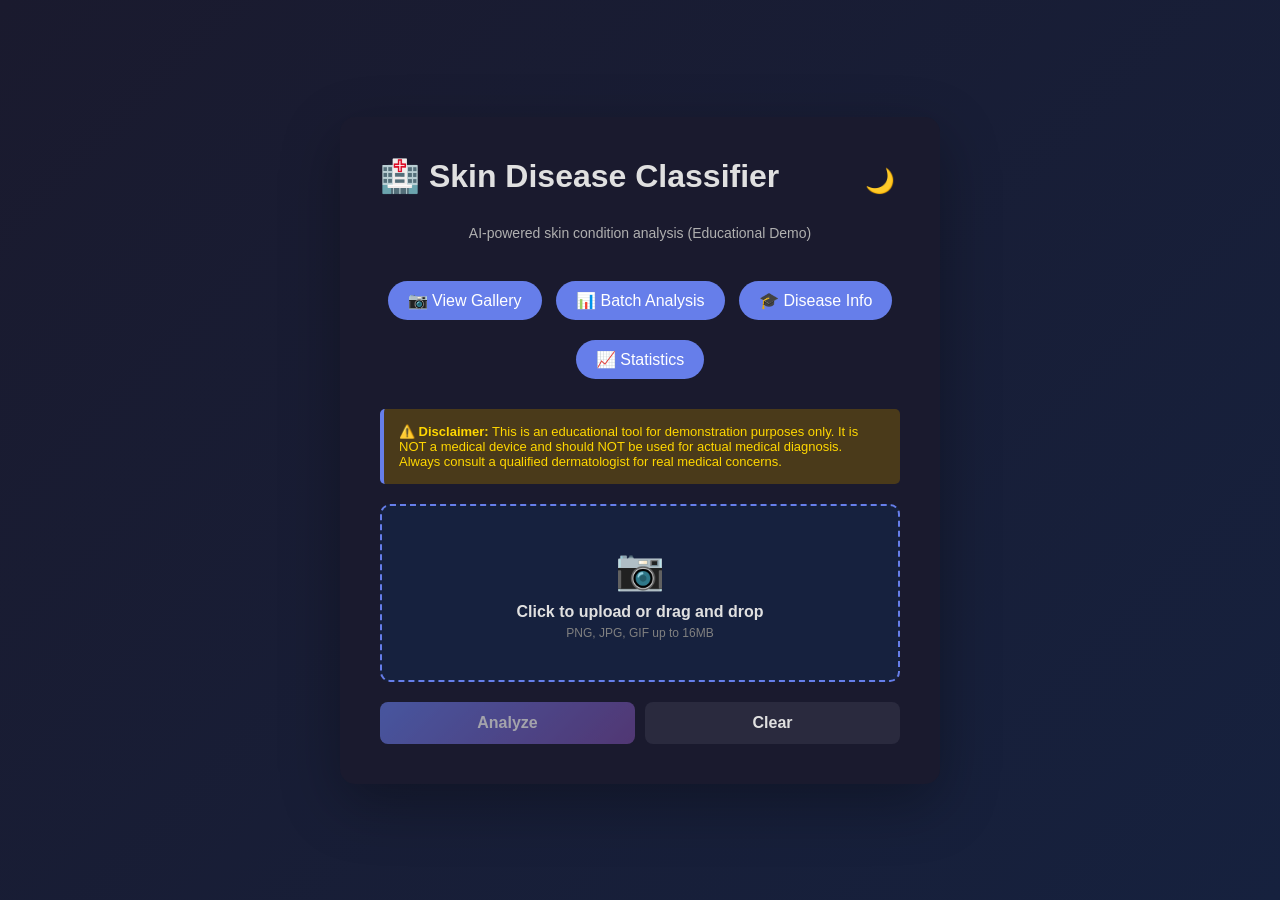
<file: skin-disease/templates/index.html>
<!DOCTYPE html>
<html lang="en">
<head>
    <meta charset="UTF-8">
    <meta name="viewport" content="width=device-width, initial-scale=1.0">
    <title>Skin Disease Classification - Demo</title>
    <style>
        * {
            margin: 0;
            padding: 0;
            box-sizing: border-box;
        }

        :root {
            /* Light theme */
            --bg-primary: #ffffff;
            --bg-secondary: #f5f5f5;
            --text-primary: #333333;
            --text-secondary: #666666;
            --text-tertiary: #999999;
            --border-color: #e0e0e0;
            --accent-1: #667eea;
            --accent-2: #764ba2;
            --success-bg: #d4edda;
            --success-text: #155724;
            --warning-bg: #fff3cd;
            --warning-text: #856404;
            --error-bg: #fee;
            --error-text: #c33;
            --gradient: linear-gradient(135deg, #667eea 0%, #764ba2 100%);
            --button-clear-bg: #e0e0e0;
            --button-clear-text: #333;
        }

        /* Dark Mode - Default */
        body.dark-mode {
            --bg-primary: #1a1a2e;
            --bg-secondary: #16213e;
            --text-primary: #e0e0e0;
            --text-secondary: #b0b0b0;
            --text-tertiary: #808080;
            --border-color: #333333;
            --accent-1: #667eea;
            --accent-2: #764ba2;
            --success-bg: #1e4620;
            --success-text: #90ee90;
            --warning-bg: #4a3a1a;
            --warning-text: #ffd700;
            --error-bg: #4a1a1a;
            --error-text: #ff6b6b;
            --gradient: linear-gradient(135deg, #667eea 0%, #764ba2 100%);
            --button-clear-bg: #2a2a3e;
            --button-clear-text: #e0e0e0;
        }

        /* Ocean Theme */
        body.dark-mode-ocean {
            --bg-primary: #0f2540;
            --bg-secondary: #1b4965;
            --text-primary: #e0f7ff;
            --text-secondary: #b0d4e3;
            --text-tertiary: #7a9ab8;
            --accent-1: #00a8cc;
            --accent-2: #0091ad;
            --success-bg: #1a5a3a;
            --success-text: #7fff7f;
            --warning-bg: #5a4a1a;
            --warning-text: #ffeb3b;
            --error-bg: #5a1a1a;
            --error-text: #ff6b9d;
            --gradient: linear-gradient(135deg, #00a8cc 0%, #0091ad 100%);
            --button-clear-bg: #1b4965;
            --button-clear-text: #e0f7ff;
        }

        /* Forest Theme */
        body.dark-mode-forest {
            --bg-primary: #1a3a2a;
            --bg-secondary: #2d5a3d;
            --text-primary: #c8f7dc;
            --text-secondary: #a0d8b8;
            --text-tertiary: #7ab89c;
            --accent-1: #52b788;
            --accent-2: #40916c;
            --success-bg: #1e4620;
            --success-text: #90ee90;
            --warning-bg: #5a4a1a;
            --warning-text: #ffeb3b;
            --error-bg: #5a1a1a;
            --error-text: #ff8a7d;
            --gradient: linear-gradient(135deg, #52b788 0%, #40916c 100%);
            --button-clear-bg: #2d5a3d;
            --button-clear-text: #c8f7dc;
        }

        /* Sunset Theme */
        body.dark-mode-sunset {
            --bg-primary: #3a2a25;
            --bg-secondary: #5c3d3a;
            --text-primary: #f5e6d3;
            --text-secondary: #d4a373;
            --text-tertiary: #b8956a;
            --accent-1: #e8a76a;
            --accent-2: #d4885e;
            --success-bg: #4a3a2a;
            --success-text: #ffb366;
            --warning-bg: #5a4a2a;
            --warning-text: #ffeb3b;
            --error-bg: #5a2a1a;
            --error-text: #ff8a66;
            --gradient: linear-gradient(135deg, #e8a76a 0%, #d4885e 100%);
            --button-clear-bg: #5c3d3a;
            --button-clear-text: #f5e6d3;
        }

        /* Midnight Theme */
        body.dark-mode-midnight {
            --bg-primary: #0a0a15;
            --bg-secondary: #1a1a2e;
            --text-primary: #e8e8f0;
            --text-secondary: #a8a8c0;
            --text-tertiary: #787890;
            --accent-1: #4a6fa5;
            --accent-2: #0f3460;
            --success-bg: #1a4a2e;
            --success-text: #7aff7a;
            --warning-bg: #4a4a1a;
            --warning-text: #ffff7a;
            --error-bg: #5a1a1a;
            --error-text: #ff6b6b;
            --gradient: linear-gradient(135deg, #4a6fa5 0%, #0f3460 100%);
            --button-clear-bg: #1a1a2e;
            --button-clear-text: #e8e8f0;
        }

        /* Cyberpunk Theme */
        body.dark-mode-cyberpunk {
            --bg-primary: #0d001a;
            --bg-secondary: #2a0845;
            --text-primary: #ff006e;
            --text-secondary: #fb5607;
            --text-tertiary: #ffbe0b;
            --accent-1: #ff006e;
            --accent-2: #8338ec;
            --success-bg: #1a4a2a;
            --success-text: #00ff88;
            --warning-bg: #5a4a1a;
            --warning-text: #ffff00;
            --error-bg: #5a1a1a;
            --error-text: #ff0066;
            --gradient: linear-gradient(135deg, #ff006e 0%, #8338ec 100%);
            --button-clear-bg: #2a0845;
            --button-clear-text: #ff006e;
        }

        body {
            font-family: 'Segoe UI', Tahoma, Geneva, Verdana, sans-serif;
            background: linear-gradient(135deg, #667eea 0%, #764ba2 100%);
            min-height: 100vh;
            display: flex;
            align-items: center;
            justify-content: center;
            padding: 20px;
            transition: background 0.3s ease;
        }

        body.dark-mode {
            background: linear-gradient(135deg, #1a1a2e 0%, #16213e 100%);
        }

        body.dark-mode-ocean {
            background: linear-gradient(135deg, #0f2540 0%, #1b4965 100%);
        }

        body.dark-mode-forest {
            background: linear-gradient(135deg, #1a3a2a 0%, #2d5a3d 100%);
        }

        body.dark-mode-sunset {
            background: linear-gradient(135deg, #3a2a25 0%, #5c3d3a 100%);
        }

        body.dark-mode-midnight {
            background: linear-gradient(135deg, #0a0a15 0%, #1a1a2e 100%);
        }

        body.dark-mode-cyberpunk {
            background: linear-gradient(135deg, #0d001a 0%, #2a0845 100%);
        }

        @keyframes spin {
            0% { transform: rotate(0deg); }
            100% { transform: rotate(360deg); }
        }

        .container {
            background: var(--bg-primary);
            border-radius: 15px;
            box-shadow: 0 20px 60px rgba(0,0,0,0.3);
            max-width: 600px;
            width: 100%;
            padding: 40px;
            color: var(--text-primary);
            transition: all 0.3s ease;
        }

        .header-top {
            display: flex;
            justify-content: space-between;
            align-items: center;
            margin-bottom: 20px;
        }

        h1 {
            color: var(--text-primary);
            margin-bottom: 10px;
            text-align: center;
        }

        .subtitle {
            text-align: center;
            color: var(--text-secondary);
            margin-bottom: 30px;
            font-size: 14px;
        }

        /* Theme Selector */
        .theme-selector {
            display: grid;
            grid-template-columns: 1fr 1fr;
            gap: 8px;
            position: absolute;
            top: 50px;
            right: 0;
            background: var(--bg-primary);
            border: 1px solid var(--border-color);
            border-radius: 10px;
            padding: 10px;
            box-shadow: 0 10px 30px rgba(0,0,0,0.2);
            z-index: 1000;
            display: none;
        }

        .theme-selector.show {
            display: grid;
        }

        .theme-option {
            padding: 10px;
            border-radius: 8px;
            cursor: pointer;
            border: 2px solid transparent;
            text-align: center;
            font-weight: 500;
            font-size: 13px;
            transition: all 0.2s ease;
        }

        .theme-option:hover {
            transform: scale(1.05);
        }

        .theme-option.active {
            border: 2px solid var(--text-primary);
            font-weight: 700;
        }

        #themeToggle {
            font-size: 24px;
            cursor: pointer;
            background: transparent;
            border: none;
            padding: 5px;
            border-radius: 8px;
            transition: all 0.3s ease;
        }

        #themeToggle:hover {
            transform: scale(1.2);
        }

        .warning {
            background: var(--warning-bg);
            border-left: 4px solid var(--accent-1);
            padding: 15px;
            margin-bottom: 20px;
            border-radius: 5px;
            color: var(--warning-text);
            font-size: 13px;
            transition: all 0.3s ease;
        }

        .upload-area {
            border: 2px dashed var(--accent-1);
            border-radius: 10px;
            padding: 40px;
            text-align: center;
            cursor: pointer;
            margin-bottom: 20px;
            background: var(--bg-secondary);
            transition: all 0.3s ease;
        }

        .upload-area:hover {
            background: var(--bg-primary);
            border-color: var(--accent-2);
            transform: translateY(-2px);
        }

        .upload-area.drag-over {
            background: var(--accent-1);
            opacity: 0.15;
            border-color: var(--accent-1);
        }

        .upload-area input {
            display: none;
        }

        .upload-icon {
            font-size: 40px;
            margin-bottom: 10px;
        }

        .upload-text {
            color: var(--text-primary);
            font-weight: 600;
            margin-bottom: 5px;
        }

        .upload-hint {
            color: var(--text-tertiary);
            font-size: 12px;
        }

        #preview {
            width: 100%;
            max-height: 300px;
            object-fit: contain;
            margin-bottom: 20px;
            display: none;
            border-radius: 10px;
            border: 1px solid var(--border-color);
        }

        .button-group {
            display: flex;
            gap: 10px;
        }

        button {
            flex: 1;
            padding: 12px;
            border: none;
            border-radius: 8px;
            font-size: 16px;
            font-weight: 600;
            cursor: pointer;
            transition: all 0.3s ease;
        }

        .btn-predict, .btn-export {
            background: var(--gradient);
            color: white;
        }

        .btn-predict:hover:not(:disabled), .btn-export:hover:not(:disabled) {
            transform: translateY(-2px);
            box-shadow: 0 10px 20px rgba(102, 126, 234, 0.3);
        }

        .btn-predict:disabled, .btn-export:disabled {
            opacity: 0.6;
            cursor: not-allowed;
        }

        .btn-clear {
            background: var(--button-clear-bg);
            color: var(--button-clear-text);
        }

        .btn-clear:hover {
            opacity: 0.8;
            transform: translateY(-2px);
        }

        .result {
            background: var(--bg-secondary);
            padding: 20px;
            border-radius: 10px;
            margin-top: 20px;
            display: none;
            color: var(--text-primary);
            transition: all 0.3s ease;
        }

        .result-item {
            margin-bottom: 15px;
        }

        .result-label {
            font-weight: 600;
            color: var(--accent-1);
            margin-bottom: 5px;
            font-size: 14px;
        }

        .result-value {
            color: var(--text-primary);
            font-size: 18px;
            font-weight: 700;
        }

        .progress-bar {
            background: var(--border-color);
            height: 20px;
            border-radius: 10px;
            overflow: hidden;
            margin-top: 8px;
            position: relative;
        }

        .progress-fill {
            background: var(--gradient);
            height: 100%;
            width: 0%;
            display: flex;
            align-items: center;
            justify-content: center;
            color: white;
            font-size: 12px;
            font-weight: bold;
        }

        .error {
            background: var(--error-bg);
            color: var(--error-text);
            padding: 15px;
            border-radius: 8px;
            margin-top: 20px;
            border-left: 4px solid var(--error-text);
            display: none;
            transition: all 0.3s ease;
        }

        .loader {
            display: none;
            text-align: center;
            color: var(--accent-1);
            margin: 20px 0;
        }

        .loader-content {
            display: flex;
            flex-direction: column;
            align-items: center;
            gap: 10px;
        }

        .spinner {
            border: 3px solid var(--border-color);
            border-top: 3px solid var(--accent-1);
            border-radius: 50%;
            width: 30px;
            height: 30px;
            animation: spin 1s linear infinite;
            margin: 0 auto 10px;
        }

        .result-description {
            color: var(--text-secondary);
            font-size: 14px;
            line-height: 1.5;
        }

        .symptoms-list, .recommendations-list {
            margin-left: 20px;
            color: var(--text-secondary);
            font-size: 14px;
        }

        .symptoms-list li, .recommendations-list li {
            margin-bottom: 8px;
            line-height: 1.4;
        }

        .severity {
            font-weight: 700;
            padding: 6px 12px;
            border-radius: 20px;
            display: inline-block;
            font-size: 13px;
            transition: all 0.3s ease;
        }

        .severity-low {
            background: var(--success-bg);
            color: var(--success-text);
        }

        .severity-medium {
            background: var(--warning-bg);
            color: var(--warning-text);
        }

        .severity-high {
            background: var(--error-bg);
            color: var(--error-text);
        }

        .urgency-box {
            margin-top: 15px;
            padding: 12px;
            border-radius: 8px;
            border-left: 4px solid var(--accent-1);
            background: var(--bg-primary);
            color: var(--text-secondary);
            font-size: 13px;
            line-height: 1.5;
            transition: all 0.3s ease;
        }

        .urgency-urgent {
            border-left-color: var(--error-text);
            background: var(--error-bg);
            color: var(--error-text);
        }

        .urgency-high {
            border-left-color: var(--warning-text);
            background: var(--warning-bg);
            color: var(--warning-text);
        }

        .action-buttons {
            display: flex;
            gap: 10px;
            margin-top: 15px;
        }

        .btn-export {
            flex: 1;
            padding: 10px 15px;
            font-size: 14px;
        }

        .export-success {
            background: var(--success-bg);
            color: var(--success-text);
            padding: 10px;
            border-radius: 5px;
            margin-top: 10px;
            display: none;
            text-align: center;
            transition: all 0.3s ease;
        }

        .nav-section {
            display: block;
            opacity: 1;
            max-height: 500px;
            overflow: hidden;
            transition: all 0.3s ease;
        }

        .nav-section.hidden {
            display: none;
            opacity: 0;
            max-height: 0;
        }

        .upload-section {
            display: none;
            transition: all 0.3s ease;
        }

        .upload-section.active {
            display: block;
        }

        .result.active {
            display: block;
        }

        .btn-back {
            background: var(--button-clear-bg);
            color: var(--button-clear-text);
            padding: 10px 15px;
            border: 1px solid var(--border-color);
            border-radius: 8px;
            font-size: 14px;
            cursor: pointer;
            margin-bottom: 20px;
            font-weight: 600;
            width: 100%;
            transition: all 0.3s ease;
        }

        .btn-back:hover {
            background: var(--accent-1);
            color: white;
            transform: translateX(-3px);
        }

        a {
            color: var(--accent-1);
            text-decoration: none;
            transition: all 0.3s ease;
        }

        a:hover {
            opacity: 0.8;
        }

        .nav-links a {
            display: inline-block;
            background: var(--accent-1);
            color: white;
            padding: 10px 20px;
            border-radius: 20px;
            text-decoration: none;
            margin: 10px 5px;
            transition: all 0.3s ease;
        }

        .nav-links a:hover {
            transform: translateY(-2px);
            box-shadow: 0 5px 15px rgba(102, 126, 234, 0.3);
        }
    </style>
</head>
<body>
    <div class="container">
        <!-- HEADER SECTION -->
        <div class="header-top">
            <h1>🏥 Skin Disease Classifier</h1>
            <div style="position: relative;">
                <button id="themeToggle" style="background: transparent; border: none; cursor: pointer; font-size: 24px;">🌙</button>
                <div class="theme-selector" id="themeSelector">
                    <div class="theme-option" data-theme="light">☀️ Light</div>
                    <div class="theme-option active" data-theme="default">🌙 Default</div>
                    <div class="theme-option" data-theme="ocean">🌊 Ocean</div>
                    <div class="theme-option" data-theme="forest">🌲 Forest</div>
                    <div class="theme-option" data-theme="sunset">🌅 Sunset</div>
                    <div class="theme-option" data-theme="midnight">🌃 Midnight</div>
                    <div class="theme-option" data-theme="cyberpunk">⚡ Cyberpunk</div>
                </div>
            </div>
        </div>

        <!-- NAVIGATION SECTION -->
        <div id="navSection" class="nav-section">
            <p class="subtitle">AI-powered skin condition analysis (Educational Demo)</p>

            <div style="text-align: center; margin-bottom: 20px;" class="nav-links">
                <a href="/gallery">📷 View Gallery</a>
                <a href="/batch-analysis">📊 Batch Analysis</a>
                <a href="/disease-info">🎓 Disease Info</a>
                <a href="/statistics">📈 Statistics</a>
            </div>

            <div class="warning">
                <strong>⚠️ Disclaimer:</strong> This is an educational tool for demonstration purposes only. 
                It is NOT a medical device and should NOT be used for actual medical diagnosis. 
                Always consult a qualified dermatologist for real medical concerns.
            </div>
        </div>

        <!-- UPLOAD SECTION -->
        <div id="uploadSection" class="upload-section active">
            <form id="uploadForm">
                <div class="upload-area" id="uploadArea">
                    <input type="file" id="fileInput" accept="image/*" required>
                    <div class="upload-icon">📷</div>
                    <div class="upload-text">Click to upload or drag and drop</div>
                    <div class="upload-hint">PNG, JPG, GIF up to 16MB</div>
                </div>

                <img id="preview" alt="Preview">

                <div class="loader" id="loader">
                    <div class="spinner"></div>
                    <p>Analyzing image...</p>
                </div>

                <div class="button-group">
                    <button type="submit" class="btn-predict" id="predictBtn" disabled>Analyze</button>
                    <button type="button" class="btn-clear" id="clearBtn">Clear</button>
                </div>
            </form>

            <div class="error" id="error"></div>
        </div>

        <!-- RESULT SECTION -->
        <div class="result" id="result">
            <button type="button" class="btn-back" id="backBtn">← Back</button>

            <div class="result-item">
                <div class="result-label">Predicted Condition:</div>
                <div class="result-value" id="resultDisease">—</div>
            </div>

            <div class="result-item">
                <div class="result-label">Confidence Level:</div>
                <div class="result-value" id="resultConfidence">0%</div>
                <div class="progress-bar">
                    <div class="progress-fill" id="progressFill">0%</div>
                </div>
            </div>

            <div class="result-item">
                <div class="result-label">Severity:</div>
                <div class="result-value severity" id="resultSeverity">—</div>
            </div>

            <div class="result-item">
                <div class="result-label">Description:</div>
                <div class="result-description" id="resultDescription">—</div>
            </div>

            <div class="result-item">
                <div class="result-label">Symptoms:</div>
                <ul class="symptoms-list" id="symptomsList"></ul>
            </div>

            <div class="result-item">
                <div class="result-label">Recommendations:</div>
                <ul class="recommendations-list" id="recommendationsList"></ul>
            </div>

            <div class="urgency-box" id="urgencyBox">
                <div id="urgencyText"></div>
            </div>

            <div class="action-buttons">
                <button type="button" class="btn-export" id="exportPdfBtn">📥 Export Report (PDF)</button>
                <a href="/comparison" style="flex: 1; display: flex; align-items: center; justify-content: center; text-decoration: none;">
                    🔄 Compare Images
                </a>
            </div>

            <div class="export-success" id="exportSuccess">✅ Report downloaded successfully!</div>
        </div>
    </div>

    <script>
        // Initialize theme from localStorage
        const currentTheme = localStorage.getItem('theme') || 'dark';
        const currentVariant = localStorage.getItem('themeVariant') || 'default';

        if (currentTheme === 'dark') {
            document.body.classList.add('dark-mode');
            if (currentVariant !== 'default') {
                document.body.classList.add(`dark-mode-${currentVariant}`);
            }
        }

        // =====================
        // THEME MANAGEMENT
        // =====================
        const themeToggle = document.getElementById('themeToggle');
        const themeSelector = document.getElementById('themeSelector');
        const themeOptions = document.querySelectorAll('.theme-option');

        themeToggle.addEventListener('click', (e) => {
            e.stopPropagation();
            themeSelector.classList.toggle('show');
        });

        themeOptions.forEach(option => {
            option.addEventListener('click', (e) => {
                e.stopPropagation();
                const theme = option.dataset.theme;

                // Reset all classes
                document.body.classList.remove('dark-mode', 'dark-mode-ocean', 'dark-mode-forest', 'dark-mode-sunset', 'dark-mode-midnight', 'dark-mode-cyberpunk');

                // Update active state
                themeOptions.forEach(opt => opt.classList.remove('active'));
                option.classList.add('active');

                if (theme === 'light') {
                    localStorage.setItem('theme', 'light');
                    localStorage.removeItem('themeVariant');
                    themeToggle.textContent = '☀️';
                } else {
                    document.body.classList.add('dark-mode');
                    if (theme !== 'default') {
                        document.body.classList.add(`dark-mode-${theme}`);
                        localStorage.setItem('themeVariant', theme);
                    } else {
                        localStorage.removeItem('themeVariant');
                    }
                    localStorage.setItem('theme', 'dark');
                    themeToggle.textContent = '🌙';
                }

                themeSelector.classList.remove('show');
            });
        });

        document.addEventListener('click', () => {
            themeSelector.classList.remove('show');
        });

        // Set initial active theme
        const activeTheme = currentTheme === 'dark' ? currentVariant : 'light';
        themeOptions.forEach(option => {
            if (option.dataset.theme === activeTheme) {
                option.classList.add('active');
            }
        });

        // =====================
        // SECTION MANAGEMENT
        // =====================
        const navSection = document.getElementById('navSection');
        const uploadSection = document.getElementById('uploadSection');
        const result = document.getElementById('result');
        const backBtn = document.getElementById('backBtn');

        function showUploadInterface() {
            navSection.classList.add('hidden');
            uploadSection.classList.add('active');
            result.classList.remove('active');
        }

        function showResults() {
            navSection.classList.add('hidden');
            uploadSection.classList.remove('active');
            result.classList.add('active');
            window.scrollTo(0, 0);
        }

        function showHome() {
            navSection.classList.remove('hidden');
            uploadSection.classList.remove('active');
            result.classList.remove('active');
            window.scrollTo(0, 0);
        }

        backBtn.addEventListener('click', () => {
            clearForm();
            showHome();
        });

        // =====================
        // FILE UPLOAD HANDLING
        // =====================
        const uploadArea = document.getElementById('uploadArea');
        const fileInput = document.getElementById('fileInput');
        const preview = document.getElementById('preview');
        const predictBtn = document.getElementById('predictBtn');
        const clearBtn = document.getElementById('clearBtn');
        const error = document.getElementById('error');
        const loader = document.getElementById('loader');
        const uploadForm = document.getElementById('uploadForm');
        const exportPdfBtn = document.getElementById('exportPdfBtn');
        const exportSuccess = document.getElementById('exportSuccess');

        let lastResultData = null;

        const MAX_FILE_SIZE = 16 * 1024 * 1024;
        const ALLOWED_TYPES = ['image/png', 'image/jpeg', 'image/gif', 'image/bmp'];

        function validateFile(file) {
            if (!file) {
                return { valid: false, error: 'No file selected' };
            }
            if (!ALLOWED_TYPES.includes(file.type)) {
                return { valid: false, error: `File type not allowed. Allowed types: PNG, JPG, GIF, BMP.` };
            }
            if (file.size > MAX_FILE_SIZE) {
                return { valid: false, error: `File size exceeds 16MB limit.` };
            }
            return { valid: true };
        }

        uploadArea.addEventListener('click', () => fileInput.click());

        fileInput.addEventListener('change', (e) => {
            const file = e.target.files[0];
            if (file) {
                const validation = validateFile(file);
                if (!validation.valid) {
                    showError(validation.error);
                    fileInput.value = '';
                    return;
                }
                displayImage(file);
                showUploadInterface();
            }
        });

        uploadArea.addEventListener('dragover', (e) => {
            e.preventDefault();
            e.stopPropagation();
            uploadArea.classList.add('drag-over');
        });

        uploadArea.addEventListener('dragleave', (e) => {
            e.preventDefault();
            e.stopPropagation();
            uploadArea.classList.remove('drag-over');
        });

        uploadArea.addEventListener('drop', (e) => {
            e.preventDefault();
            e.stopPropagation();
            uploadArea.classList.remove('drag-over');
            const files = e.dataTransfer.files;
            if (files && files.length > 0) {
                const file = files[0];
                const validation = validateFile(file);
                if (!validation.valid) {
                    showError(validation.error);
                    return;
                }
                const dataTransfer = new DataTransfer();
                dataTransfer.items.add(file);
                fileInput.files = dataTransfer.files;
                displayImage(file);
                showUploadInterface();
            }
        });

        function displayImage(file) {
            const reader = new FileReader();
            reader.onload = (e) => {
                preview.src = e.target.result;
                preview.style.display = 'block';
                predictBtn.disabled = false;
                error.style.display = 'none';
                exportSuccess.style.display = 'none';
            };
            reader.readAsDataURL(file);
        }

        // =====================
        // ANALYSIS & RESULTS
        // =====================
        uploadForm.addEventListener('submit', async (e) => {
            e.preventDefault();

            if (!fileInput.files[0]) {
                showError('Please select an image first');
                return;
            }

            const formData = new FormData();
            formData.append('file', fileInput.files[0]);

            predictBtn.disabled = true;
            loader.style.display = 'block';
            error.style.display = 'none';
            exportSuccess.style.display = 'none';

            try {
                const response = await fetch('/predict', {
                    method: 'POST',
                    body: formData
                });

                const data = await response.json();

                if (!response.ok) {
                    showError(data.error || 'An error occurred');
                } else {
                    lastResultData = data;
                    displayResult(data);
                    showResults();
                }
            } catch (err) {
                showError('Failed to analyze image: ' + err.message);
            } finally {
                predictBtn.disabled = false;
                loader.style.display = 'none';
            }
        });

        function displayResult(data) {
            document.getElementById('resultDisease').textContent = data.disease || 'Unknown';
            const confidence = parseFloat(data.confidence) || 0;
            document.getElementById('resultConfidence').textContent = confidence + '%';
            document.getElementById('progressFill').textContent = confidence + '%';
            document.getElementById('progressFill').style.width = confidence + '%';

            const resultSeverity = document.getElementById('resultSeverity');
            resultSeverity.textContent = data.severity || 'Unknown';
            resultSeverity.className = 'severity severity-' + (data.severity ? data.severity.toLowerCase().includes('high') ? 'high' : data.severity.toLowerCase().includes('medium') ? 'medium' : 'low' : 'medium');

            document.getElementById('resultDescription').textContent = data.description || 'N/A';

            const symptomsList = document.getElementById('symptomsList');
            symptomsList.innerHTML = '';
            if (data.symptoms && data.symptoms.length > 0) {
                data.symptoms.forEach(symptom => {
                    const li = document.createElement('li');
                    li.textContent = symptom;
                    symptomsList.appendChild(li);
                });
            }

            const recommendationsList = document.getElementById('recommendationsList');
            recommendationsList.innerHTML = '';
            if (data.recommendations && data.recommendations.length > 0) {
                data.recommendations.forEach(rec => {
                    const li = document.createElement('li');
                    li.textContent = rec;
                    recommendationsList.appendChild(li);
                });
            }

            const urgencyBox = document.getElementById('urgencyBox');
            const urgencyText = document.getElementById('urgencyText');
            urgencyText.textContent = data.urgency || 'No immediate action needed';
            urgencyBox.className = 'urgency-box';
            if (data.urgency && data.urgency.includes('URGENT')) {
                urgencyBox.classList.add('urgency-urgent');
            } else if (data.urgency && data.urgency.includes('High')) {
                urgencyBox.classList.add('urgency-high');
            }
        }

        function showError(message) {
            error.textContent = message;
            error.style.display = 'block';
        }

        function clearForm() {
            fileInput.value = '';
            preview.style.display = 'none';
            error.style.display = 'none';
            exportSuccess.style.display = 'none';
            predictBtn.disabled = true;
            lastResultData = null;
        }

        // =====================
        // PDF EXPORT
        // =====================
        exportPdfBtn.addEventListener('click', async () => {
            if (!lastResultData) {
                showError('Please analyze an image first');
                return;
            }

            exportPdfBtn.disabled = true;
            exportPdfBtn.textContent = '⏳ Generating...';

            try {
                const response = await fetch('/export-pdf', {
                    method: 'POST',
                    headers: {
                        'Content-Type': 'application/json',
                    },
                    body: JSON.stringify(lastResultData)
                });

                if (!response.ok) {
                    const data = await response.json();
                    showError(data.error || 'Failed to generate PDF');
                } else {
                    const blob = await response.blob();
                    const url = window.URL.createObjectURL(blob);
                    const a = document.createElement('a');
                    a.href = url;
                    a.download = `skin_analysis_${new Date().toISOString().slice(0,10)}.pdf`;
                    document.body.appendChild(a);
                    a.click();
                    window.URL.revokeObjectURL(url);
                    document.body.removeChild(a);

                    exportSuccess.style.display = 'block';
                    setTimeout(() => {
                        exportSuccess.style.display = 'none';
                    }, 3000);
                }
            } catch (err) {
                showError('PDF export failed: ' + err.message);
            } finally {
                exportPdfBtn.disabled = false;
                exportPdfBtn.textContent = '📥 Export Report (PDF)';
            }
        });

        clearBtn.addEventListener('click', () => {
            clearForm();
            showHome();
        });
    </script>
</body>
</html>
</file>
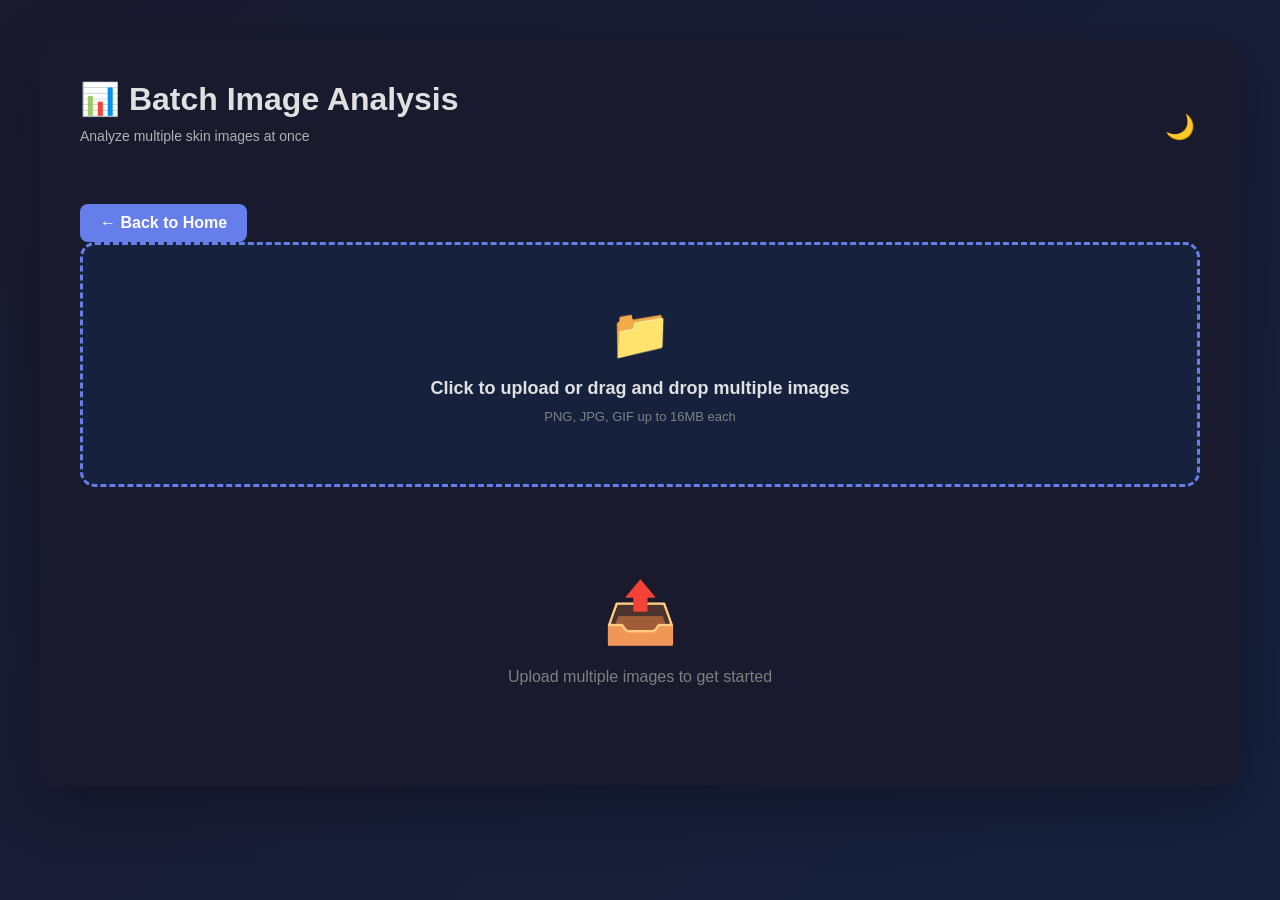
<file: skin-disease/templates/batch_analysis.html>
<!DOCTYPE html>
<html lang="en">
<head>
    <meta charset="UTF-8">
    <meta name="viewport" content="width=device-width, initial-scale=1.0">
    <title>Batch Analysis - Skin Disease Classification</title>
    <style>
        * {
            margin: 0;
            padding: 0;
            box-sizing: border-box;
        }

        :root {
            --bg-primary: #ffffff;
            --bg-secondary: #f5f5f5;
            --text-primary: #333333;
            --text-secondary: #666666;
            --text-tertiary: #999999;
            --border-color: #e0e0e0;
            --accent-1: #667eea;
            --accent-2: #764ba2;
            --success-bg: #d4edda;
            --success-text: #155724;
            --error-bg: #fee;
            --error-text: #c33;
            --gradient: linear-gradient(135deg, #667eea 0%, #764ba2 100%);
        }

        body.dark-mode {
            --bg-primary: #1a1a2e;
            --bg-secondary: #16213e;
            --text-primary: #e0e0e0;
            --text-secondary: #b0b0b0;
            --text-tertiary: #808080;
            --border-color: #333333;
            --accent-1: #667eea;
            --accent-2: #764ba2;
        }

        body.dark-mode-ocean {
            --bg-primary: #0f2540;
            --bg-secondary: #1b4965;
            --text-primary: #e0f7ff;
            --text-secondary: #b0d4e3;
            --accent-1: #00a8cc;
            --accent-2: #0091ad;
        }

        body.dark-mode-forest {
            --bg-primary: #1a3a2a;
            --bg-secondary: #2d5a3d;
            --text-primary: #c8f7dc;
            --text-secondary: #a0d8b8;
            --accent-1: #52b788;
            --accent-2: #40916c;
        }

        body.dark-mode-sunset {
            --bg-primary: #3a2a25;
            --bg-secondary: #5c3d3a;
            --text-primary: #f5e6d3;
            --text-secondary: #d4a373;
            --accent-1: #e8a76a;
            --accent-2: #d4885e;
        }

        body.dark-mode-midnight {
            --bg-primary: #0a0a15;
            --bg-secondary: #1a1a2e;
            --text-primary: #e8e8f0;
            --text-secondary: #a8a8c0;
            --accent-1: #4a6fa5;
            --accent-2: #0f3460;
        }

        body.dark-mode-cyberpunk {
            --bg-primary: #0d001a;
            --bg-secondary: #2a0845;
            --text-primary: #ff006e;
            --accent-1: #ff006e;
            --accent-2: #8338ec;
        }

        body {
            font-family: 'Segoe UI', Tahoma, Geneva, Verdana, sans-serif;
            background: linear-gradient(135deg, #667eea 0%, #764ba2 100%);
            min-height: 100vh;
            padding: 40px 20px;
            transition: background 0.3s ease;
        }

        body.dark-mode {
            background: linear-gradient(135deg, #1a1a2e 0%, #16213e 100%);
        }

        body.dark-mode-ocean {
            background: linear-gradient(135deg, #0f2540 0%, #1b4965 100%);
        }

        body.dark-mode-forest {
            background: linear-gradient(135deg, #1a3a2a 0%, #2d5a3d 100%);
        }

        body.dark-mode-sunset {
            background: linear-gradient(135deg, #3a2a25 0%, #5c3d3a 100%);
        }

        body.dark-mode-midnight {
            background: linear-gradient(135deg, #0a0a15 0%, #1a1a2e 100%);
        }

        body.dark-mode-cyberpunk {
            background: linear-gradient(135deg, #0d001a 0%, #2a0845 100%);
        }

        .container {
            max-width: 1200px;
            margin: 0 auto;
            background: var(--bg-primary);
            border-radius: 15px;
            padding: 40px;
            box-shadow: 0 20px 60px rgba(0,0,0,0.3);
            color: var(--text-primary);
            transition: all 0.3s ease;
        }

        .header {
            display: flex;
            justify-content: space-between;
            align-items: center;
            margin-bottom: 30px;
        }

        h1 {
            color: var(--text-primary);
            margin-bottom: 10px;
        }

        .subtitle {
            color: var(--text-secondary);
            font-size: 14px;
            margin-bottom: 30px;
        }

        .btn-back {
            display: inline-flex;
            align-items: center;
            background: var(--accent-1);
            color: white;
            padding: 10px 20px;
            border-radius: 8px;
            text-decoration: none;
            font-weight: 600;
            border: none;
            cursor: pointer;
            transition: all 0.3s;
            gap: 5px;
        }

        .btn-back:hover {
            background: var(--accent-2);
            transform: translateX(-3px);
        }

        #themeToggle {
            font-size: 24px;
            cursor: pointer;
            background: transparent;
            border: none;
            padding: 5px;
            border-radius: 8px;
            transition: all 0.3s;
        }

        #themeToggle:hover {
            transform: scale(1.2);
        }

        .upload-area {
            border: 3px dashed var(--accent-1);
            border-radius: 15px;
            padding: 60px;
            text-align: center;
            cursor: pointer;
            margin-bottom: 30px;
            background: var(--bg-secondary);
            transition: all 0.3s;
        }

        .upload-area:hover {
            border-color: var(--accent-2);
            transform: translateY(-2px);
        }

        .upload-area.drag-over {
            background: var(--accent-1);
            opacity: 0.15;
            border-color: var(--accent-1);
        }

        .upload-area input {
            display: none;
        }

        .upload-icon {
            font-size: 50px;
            margin-bottom: 15px;
        }

        .upload-text {
            color: var(--text-primary);
            font-weight: 600;
            font-size: 18px;
            margin-bottom: 10px;
        }

        .upload-hint {
            color: var(--text-tertiary);
            font-size: 13px;
        }

        .file-list {
            background: var(--bg-secondary);
            border-radius: 10px;
            padding: 20px;
            margin-bottom: 20px;
            max-height: 200px;
            overflow-y: auto;
        }

        .file-item {
            display: flex;
            justify-content: space-between;
            align-items: center;
            padding: 10px;
            background: var(--bg-primary);
            border-radius: 8px;
            margin-bottom: 8px;
            font-size: 14px;
            color: var(--text-secondary);
        }

        .file-item:last-child {
            margin-bottom: 0;
        }

        .remove-file {
            background: var(--error-bg);
            color: var(--error-text);
            border: none;
            padding: 4px 8px;
            border-radius: 4px;
            cursor: pointer;
            font-size: 12px;
            transition: all 0.2s;
        }

        .remove-file:hover {
            opacity: 0.8;
        }

        .button-group {
            display: flex;
            gap: 10px;
            margin-bottom: 30px;
        }

        button {
            padding: 12px 30px;
            border: none;
            border-radius: 8px;
            font-size: 16px;
            font-weight: 600;
            cursor: pointer;
            transition: all 0.3s;
        }

        .btn-analyze {
            background: var(--gradient);
            color: white;
            flex: 1;
        }

        .btn-analyze:hover:not(:disabled) {
            transform: translateY(-2px);
            box-shadow: 0 10px 20px rgba(102, 126, 234, 0.3);
        }

        .btn-analyze:disabled {
            opacity: 0.6;
            cursor: not-allowed;
        }

        .btn-clear {
            background: var(--bg-secondary);
            color: var(--text-primary);
            border: 1px solid var(--border-color);
        }

        .btn-clear:hover {
            opacity: 0.8;
        }

        .btn-download {
            background: var(--success-bg);
            color: var(--success-text);
            border: none;
        }

        .btn-download:hover {
            opacity: 0.9;
        }

        .progress-section {
            margin-bottom: 30px;
            display: none;
        }

        .progress-container {
            background: var(--bg-secondary);
            border-radius: 10px;
            padding: 20px;
            margin-bottom: 20px;
        }

        .progress-label {
            color: var(--text-secondary);
            font-size: 14px;
            margin-bottom: 10px;
        }

        .progress-bar {
            width: 100%;
            height: 8px;
            background: var(--border-color);
            border-radius: 10px;
            overflow: hidden;
        }

        .progress-fill {
            background: var(--gradient);
            height: 100%;
            width: 0%;
            transition: width 0.3s ease;
        }

        .stats {
            display: grid;
            grid-template-columns: repeat(auto-fit, minmax(150px, 1fr));
            gap: 15px;
            margin-bottom: 30px;
        }

        .stat-card {
            background: var(--bg-secondary);
            border-radius: 10px;
            padding: 15px;
            text-align: center;
        }

        .stat-value {
            font-size: 28px;
            font-weight: 700;
            color: var(--accent-1);
        }

        .stat-label {
            color: var(--text-secondary);
            font-size: 12px;
            margin-top: 5px;
            text-transform: uppercase;
        }

        .results-section {
            margin-top: 30px;
            padding-top: 30px;
            border-top: 2px solid var(--border-color);
            display: none;
        }

        .results-grid {
            display: grid;
            grid-template-columns: repeat(auto-fill, minmax(250px, 1fr));
            gap: 20px;
        }

        .result-card {
            background: var(--bg-secondary);
            border-radius: 10px;
            padding: 20px;
            border-left: 4px solid var(--accent-1);
            transition: all 0.3s;
        }

        .result-card:hover {
            transform: translateY(-5px);
            box-shadow: 0 10px 20px rgba(0,0,0,0.1);
        }

        .result-card.severity-low {
            border-left-color: #28a745;
        }

        .result-card.severity-medium {
            border-left-color: #ffc107;
        }

        .result-card.severity-high {
            border-left-color: #dc3545;
        }

        .result-image {
            width: 100%;
            height: 150px;
            object-fit: cover;
            border-radius: 8px;
            margin-bottom: 15px;
        }

        .result-filename {
            font-weight: 600;
            font-size: 14px;
            color: var(--text-secondary);
            margin-bottom: 10px;
            word-break: break-word;
        }

        .result-disease {
            font-size: 18px;
            font-weight: 700;
            color: var(--text-primary);
            margin-bottom: 8px;
        }

        .result-confidence {
            font-size: 13px;
            color: var(--accent-1);
            margin-bottom: 10px;
        }

        .result-severity {
            display: inline-block;
            padding: 4px 8px;
            border-radius: 4px;
            font-size: 12px;
            font-weight: 600;
        }

        .severity-low {
            background: #d4edda;
            color: #155724;
        }

        .severity-medium {
            background: #fff3cd;
            color: #856404;
        }

        .severity-high {
            background: #f8d7da;
            color: #721c24;
        }

        .empty-state {
            text-align: center;
            padding: 60px 20px;
            color: var(--text-tertiary);
        }

        .empty-state-icon {
            font-size: 60px;
            margin-bottom: 20px;
        }

        .loader {
            display: none;
            text-align: center;
            margin-bottom: 30px;
        }

        .spinner {
            border: 4px solid var(--border-color);
            border-top: 4px solid var(--accent-1);
            border-radius: 50%;
            width: 40px;
            height: 40px;
            animation: spin 1s linear infinite;
            margin: 0 auto 15px;
        }

        @keyframes spin {
            0% { transform: rotate(0deg); }
            100% { transform: rotate(360deg); }
        }

        .error {
            background: var(--error-bg);
            color: var(--error-text);
            padding: 15px;
            border-radius: 8px;
            margin-bottom: 20px;
            border-left: 4px solid var(--error-text);
            display: none;
        }

        .success {
            background: var(--success-bg);
            color: var(--success-text);
            padding: 15px;
            border-radius: 8px;
            margin-bottom: 20px;
            border-left: 4px solid var(--success-text);
            display: none;
        }

        .theme-selector {
            display: grid;
            grid-template-columns: 1fr 1fr;
            gap: 8px;
            position: absolute;
            top: 50px;
            right: 0;
            background: var(--bg-primary);
            border: 1px solid var(--border-color);
            border-radius: 10px;
            padding: 10px;
            box-shadow: 0 10px 30px rgba(0,0,0,0.2);
            z-index: 1000;
            display: none;
        }

        .theme-selector.show {
            display: grid;
        }

        .theme-option {
            padding: 10px;
            border-radius: 8px;
            cursor: pointer;
            border: 2px solid transparent;
            text-align: center;
            font-weight: 500;
            font-size: 13px;
            transition: all 0.2s ease;
        }

        .theme-option:hover {
            transform: scale(1.05);
        }

        .theme-option.active {
            border: 2px solid var(--text-primary);
            font-weight: 700;
        }
    </style>
</head>
<body>
    <div class="container">
        <div class="header">
            <div>
                <h1>📊 Batch Image Analysis</h1>
                <p class="subtitle">Analyze multiple skin images at once</p>
            </div>
            <div style="position: relative;">
                <button id="themeToggle" style="background: transparent; border: none; cursor: pointer; font-size: 24px;">🌙</button>
                <div class="theme-selector" id="themeSelector">
                    <div class="theme-option" data-theme="light">☀️ Light</div>
                    <div class="theme-option active" data-theme="default">🌙 Default</div>
                    <div class="theme-option" data-theme="ocean">🌊 Ocean</div>
                    <div class="theme-option" data-theme="forest">🌲 Forest</div>
                    <div class="theme-option" data-theme="sunset">🌅 Sunset</div>
                    <div class="theme-option" data-theme="midnight">🌃 Midnight</div>
                    <div class="theme-option" data-theme="cyberpunk">⚡ Cyberpunk</div>
                </div>
            </div>
        </div>

        <a href="/" class="btn-back">← Back to Home</a>

        <div class="error" id="error"></div>
        <div class="success" id="success"></div>

        <div class="upload-area" id="uploadArea">
            <input type="file" id="fileInput" multiple accept="image/*">
            <div class="upload-icon">📁</div>
            <div class="upload-text">Click to upload or drag and drop multiple images</div>
            <div class="upload-hint">PNG, JPG, GIF up to 16MB each</div>
        </div>

        <div class="file-list" id="fileList" style="display: none;"></div>

        <div class="button-group" id="buttonGroup" style="display: none;">
            <button class="btn-analyze" id="analyzeBtn">📊 Analyze All</button>
            <button class="btn-clear" id="clearBtn">Clear Files</button>
        </div>

        <div class="loader" id="loader">
            <div class="spinner"></div>
            <p>Processing images...</p>
        </div>

        <div class="progress-section" id="progressSection">
            <div class="progress-container">
                <div class="progress-label">
                    <span id="progressText">0/0 images processed</span>
                </div>
                <div class="progress-bar">
                    <div class="progress-fill" id="progressFill"></div>
                </div>
            </div>

            <div class="stats" id="stats">
                <div class="stat-card">
                    <div class="stat-value" id="totalAnalyzed">0</div>
                    <div class="stat-label">Total Analyzed</div>
                </div>
                <div class="stat-card">
                    <div class="stat-value" id="highRiskCount">0</div>
                    <div class="stat-label">High Risk</div>
                </div>
                <div class="stat-card">
                    <div class="stat-value" id="mediumRiskCount">0</div>
                    <div class="stat-label">Medium Risk</div>
                </div>
                <div class="stat-card">
                    <div class="stat-value" id="lowRiskCount">0</div>
                    <div class="stat-label">Low Risk</div>
                </div>
            </div>
        </div>

        <div class="results-section" id="resultsSection">
            <div style="display: flex; justify-content: space-between; align-items: center; margin-bottom: 20px;">
                <h2>Analysis Results</h2>
                <button class="btn-download" id="downloadBtn">📥 Download Report</button>
            </div>
            <div class="results-grid" id="resultsGrid"></div>
        </div>

        <div class="empty-state" id="emptyState">
            <div class="empty-state-icon">📤</div>
            <p>Upload multiple images to get started</p>
        </div>
    </div>

    <script>
        // Initialize theme
        const currentTheme = localStorage.getItem('theme') || 'dark';
        const currentVariant = localStorage.getItem('themeVariant') || 'default';

        if (currentTheme === 'dark') {
            document.body.classList.add('dark-mode');
            if (currentVariant !== 'default') {
                document.body.classList.add(`dark-mode-${currentVariant}`);
            }
        }

        // Theme management
        const themeToggle = document.getElementById('themeToggle');
        const themeSelector = document.getElementById('themeSelector');
        const themeOptions = document.querySelectorAll('.theme-option');

        themeToggle.addEventListener('click', (e) => {
            e.stopPropagation();
            themeSelector.classList.toggle('show');
        });

        themeOptions.forEach(option => {
            option.addEventListener('click', (e) => {
                e.stopPropagation();
                const theme = option.dataset.theme;

                document.body.classList.remove('dark-mode', 'dark-mode-ocean', 'dark-mode-forest', 'dark-mode-sunset', 'dark-mode-midnight', 'dark-mode-cyberpunk');
                themeOptions.forEach(opt => opt.classList.remove('active'));
                option.classList.add('active');

                if (theme === 'light') {
                    localStorage.setItem('theme', 'light');
                    localStorage.removeItem('themeVariant');
                    themeToggle.textContent = '☀️';
                } else {
                    document.body.classList.add('dark-mode');
                    if (theme !== 'default') {
                        document.body.classList.add(`dark-mode-${theme}`);
                        localStorage.setItem('themeVariant', theme);
                    } else {
                        localStorage.removeItem('themeVariant');
                    }
                    localStorage.setItem('theme', 'dark');
                    themeToggle.textContent = '🌙';
                }

                themeSelector.classList.remove('show');
            });
        });

        document.addEventListener('click', () => {
            themeSelector.classList.remove('show');
        });

        // Set initial active theme
        const activeTheme = currentTheme === 'dark' ? currentVariant : 'light';
        themeOptions.forEach(option => {
            if (option.dataset.theme === activeTheme) {
                option.classList.add('active');
            }
        });

        // File handling
        const uploadArea = document.getElementById('uploadArea');
        const fileInput = document.getElementById('fileInput');
        const fileList = document.getElementById('fileList');
        const buttonGroup = document.getElementById('buttonGroup');
        const analyzeBtn = document.getElementById('analyzeBtn');
        const clearBtn = document.getElementById('clearBtn');
        const downloadBtn = document.getElementById('downloadBtn');
        const loader = document.getElementById('loader');
        const progressSection = document.getElementById('progressSection');
        const resultsSection = document.getElementById('resultsSection');
        const resultsGrid = document.getElementById('resultsGrid');
        const error = document.getElementById('error');
        const success = document.getElementById('success');

        let selectedFiles = [];
        let analysisResults = [];

        uploadArea.addEventListener('click', () => fileInput.click());

        fileInput.addEventListener('change', (e) => {
            selectedFiles = Array.from(e.target.files);
            updateFileList();
        });

        uploadArea.addEventListener('dragover', (e) => {
            e.preventDefault();
            e.stopPropagation();
            uploadArea.classList.add('drag-over');
        });

        uploadArea.addEventListener('dragleave', (e) => {
            e.preventDefault();
            e.stopPropagation();
            uploadArea.classList.remove('drag-over');
        });

        uploadArea.addEventListener('drop', (e) => {
            e.preventDefault();
            e.stopPropagation();
            uploadArea.classList.remove('drag-over');
            selectedFiles = Array.from(e.dataTransfer.files).filter(file => file.type.startsWith('image/'));
            updateFileList();
        });

        function updateFileList() {
            if (selectedFiles.length === 0) {
                fileList.style.display = 'none';
                buttonGroup.style.display = 'none';
                return;
            }

            fileList.innerHTML = '';
            selectedFiles.forEach((file, index) => {
                const fileItem = document.createElement('div');
                fileItem.className = 'file-item';
                fileItem.innerHTML = `
                    <span>📷 ${file.name} (${(file.size / 1024 / 1024).toFixed(2)} MB)</span>
                    <button class="remove-file" onclick="removeFile(${index})">Remove</button>
                `;
                fileList.appendChild(fileItem);
            });

            fileList.style.display = 'block';
            buttonGroup.style.display = 'flex';
        }

        function removeFile(index) {
            selectedFiles.splice(index, 1);
            updateFileList();
        }

        clearBtn.addEventListener('click', () => {
            selectedFiles = [];
            fileInput.value = '';
            updateFileList();
            resultsSection.style.display = 'none';
            progressSection.style.display = 'none';
            analysisResults = [];
        });

        analyzeBtn.addEventListener('click', async () => {
            if (selectedFiles.length === 0) {
                showError('Please select images first');
                return;
            }

            analyzeBtn.disabled = true;
            loader.style.display = 'block';
            progressSection.style.display = 'block';
            resultsSection.style.display = 'none';
            error.style.display = 'none';
            analysisResults = [];

            for (let i = 0; i < selectedFiles.length; i++) {
                try {
                    const formData = new FormData();
                    formData.append('file', selectedFiles[i]);

                    const response = await fetch('/predict', {
                        method: 'POST',
                        body: formData
                    });

                    const data = await response.json();

                    if (response.ok) {
                        analysisResults.push({
                            filename: selectedFiles[i].name,
                            file: selectedFiles[i],
                            result: data
                        });
                    }

                    updateProgress(i + 1, selectedFiles.length);
                } catch (err) {
                    console.error('Error analyzing file:', selectedFiles[i].name, err);
                }
            }

            loader.style.display = 'none';
            displayResults();
            analyzeBtn.disabled = false;
            updateStatistics();
        });

        function updateProgress(current, total) {
            const percent = (current / total) * 100;
            document.getElementById('progressFill').style.width = percent + '%';
            document.getElementById('progressText').textContent = `${current}/${total} images processed`;
        }

        function displayResults() {
            resultsGrid.innerHTML = '';

            analysisResults.forEach(item => {
                const result = item.result;
                const card = document.createElement('div');
                const severity = result.severity || 'Unknown';
                const severityClass = severity.toLowerCase().includes('high') ? 'severity-high' : severity.toLowerCase().includes('medium') ? 'severity-medium' : 'severity-low';

                card.className = `result-card ${severityClass}`;
                card.innerHTML = `
                    <img src="${URL.createObjectURL(item.file)}" class="result-image" alt="${item.filename}">
                    <div class="result-filename">${item.filename}</div>
                    <div class="result-disease">${result.disease || 'Unknown'}</div>
                    <div class="result-confidence">Confidence: ${result.confidence || 0}%</div>
                    <span class="result-severity severity-${severityClass.split('-')[1]}">${severity}</span>
                `;
                resultsGrid.appendChild(card);
            });

            resultsSection.style.display = 'block';
            showSuccess(`Analysis complete! ${analysisResults.length} images processed.`);
        }

        function updateStatistics() {
            let highRisk = 0, mediumRisk = 0, lowRisk = 0;

            analysisResults.forEach(item => {
                const severity = (item.result.severity || 'Low').toLowerCase();
                if (severity.includes('high')) highRisk++;
                else if (severity.includes('medium')) mediumRisk++;
                else lowRisk++;
            });

            document.getElementById('totalAnalyzed').textContent = analysisResults.length;
            document.getElementById('highRiskCount').textContent = highRisk;
            document.getElementById('mediumRiskCount').textContent = mediumRisk;
            document.getElementById('lowRiskCount').textContent = lowRisk;
        }

        downloadBtn.addEventListener('click', () => {
            if (analysisResults.length === 0) {
                showError('No results to download');
                return;
            }

            const csvContent = generateCSV();
            downloadFile(csvContent, `batch_analysis_${new Date().toISOString().slice(0,10)}.csv`);
        });

        function generateCSV() {
            let csv = 'Filename,Disease,Confidence,Severity,Description\n';

            analysisResults.forEach(item => {
                const result = item.result;
                csv += `"${item.filename}","${result.disease || 'Unknown'}","${result.confidence || 0}%","${result.severity || 'Unknown'}","${(result.description || '').replace(/"/g, '""')}"\n`;
            });

            return csv;
        }

        function downloadFile(content, filename) {
            const blob = new Blob([content], { type: 'text/csv' });
            const url = window.URL.createObjectURL(blob);
            const a = document.createElement('a');
            a.href = url;
            a.download = filename;
            document.body.appendChild(a);
            a.click();
            window.URL.revokeObjectURL(url);
            document.body.removeChild(a);
        }

        function showError(message) {
            error.textContent = message;
            error.style.display = 'block';
            setTimeout(() => {
                error.style.display = 'none';
            }, 5000);
        }

        function showSuccess(message) {
            success.textContent = message;
            success.style.display = 'block';
            setTimeout(() => {
                success.style.display = 'none';
            }, 5000);
        }
    </script>
</body>
</html>
</file>
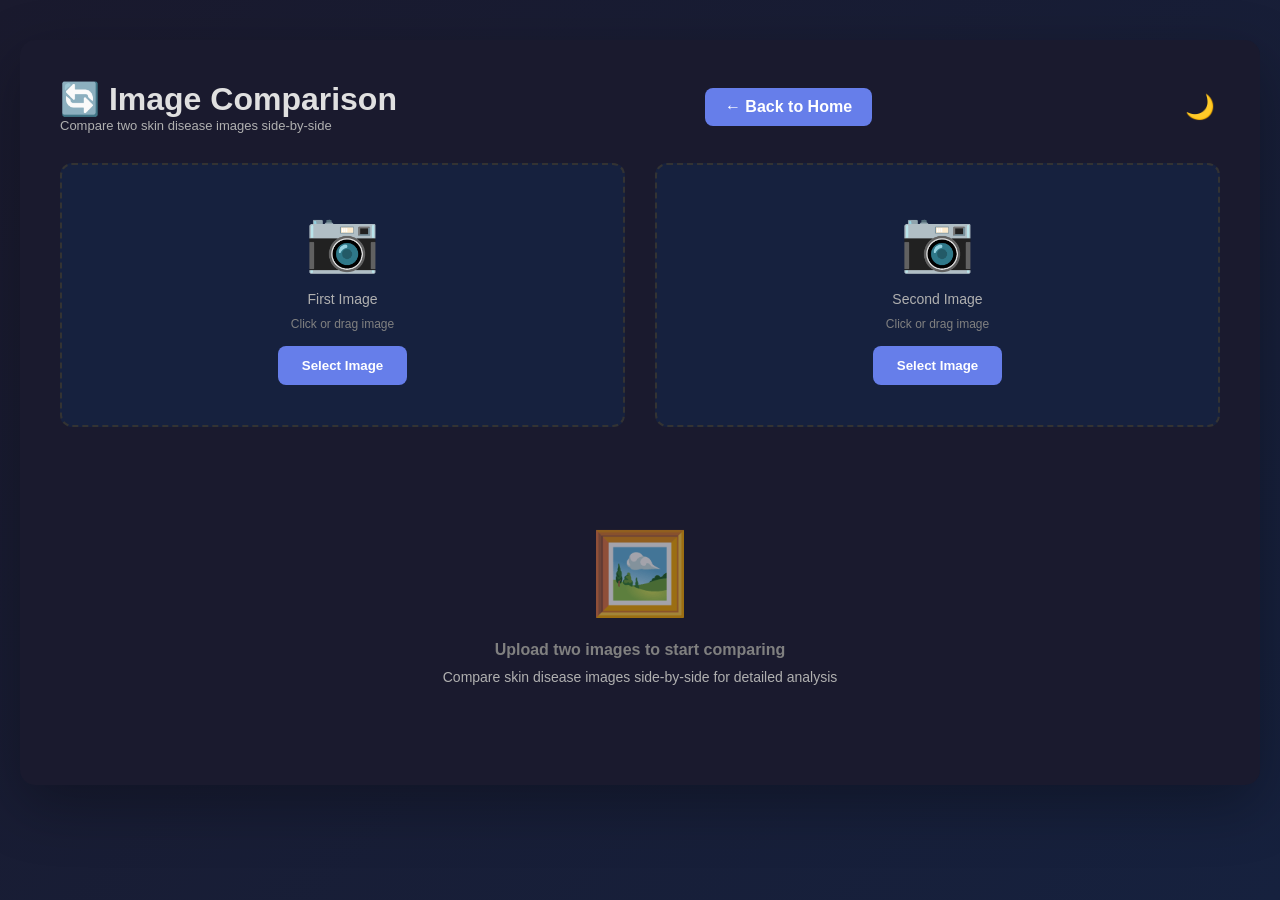
<file: skin-disease/templates/comparison.html>
<!DOCTYPE html>
<html lang="en">
<head>
    <meta charset="UTF-8">
    <meta name="viewport" content="width=device-width, initial-scale=1.0">
    <title>Image Comparison - Skin Disease Classification</title>
    <style>
        * {
            margin: 0;
            padding: 0;
            box-sizing: border-box;
        }

        :root {
            --bg-primary: #ffffff;
            --bg-secondary: #f5f5f5;
            --text-primary: #333333;
            --text-secondary: #666666;
            --text-tertiary: #999999;
            --border-color: #e0e0e0;
            --accent-1: #667eea;
            --accent-2: #764ba2;
            --gradient: linear-gradient(135deg, #667eea 0%, #764ba2 100%);
        }

        body.dark-mode {
            --bg-primary: #1a1a2e;
            --bg-secondary: #16213e;
            --text-primary: #e0e0e0;
            --text-secondary: #b0b0b0;
            --text-tertiary: #808080;
            --border-color: #333333;
        }

        body.dark-mode-ocean {
            --bg-primary: #0f2540;
            --bg-secondary: #1b4965;
            --text-primary: #e0f7ff;
            --text-secondary: #b0d4e3;
            --accent-1: #00a8cc;
            --accent-2: #0091ad;
        }

        body.dark-mode-forest {
            --bg-primary: #1a3a2a;
            --bg-secondary: #2d5a3d;
            --text-primary: #c8f7dc;
            --text-secondary: #a0d8b8;
            --accent-1: #52b788;
            --accent-2: #40916c;
        }

        body.dark-mode-sunset {
            --bg-primary: #3a2a25;
            --bg-secondary: #5c3d3a;
            --text-primary: #f5e6d3;
            --text-secondary: #d4a373;
            --accent-1: #e8a76a;
            --accent-2: #d4885e;
        }

        body.dark-mode-midnight {
            --bg-primary: #0a0a15;
            --bg-secondary: #1a1a2e;
            --text-primary: #e8e8f0;
            --text-secondary: #a8a8c0;
            --accent-1: #4a6fa5;
            --accent-2: #0f3460;
        }

        body.dark-mode-cyberpunk {
            --bg-primary: #0d001a;
            --bg-secondary: #2a0845;
            --text-primary: #ff006e;
            --accent-1: #ff006e;
            --accent-2: #8338ec;
        }

        body {
            font-family: 'Segoe UI', Tahoma, Geneva, Verdana, sans-serif;
            background: linear-gradient(135deg, #667eea 0%, #764ba2 100%);
            min-height: 100vh;
            padding: 40px 20px;
            transition: all 0.3s ease;
        }

        body.dark-mode {
            background: linear-gradient(135deg, #1a1a2e 0%, #16213e 100%);
        }

        .container {
            max-width: 1400px;
            margin: 0 auto;
            background: var(--bg-primary);
            border-radius: 15px;
            padding: 40px;
            box-shadow: 0 20px 60px rgba(0,0,0,0.3);
            color: var(--text-primary);
            transition: all 0.3s ease;
        }

        .header {
            display: flex;
            justify-content: space-between;
            align-items: center;
            margin-bottom: 30px;
            gap: 20px;
            flex-wrap: wrap;
            animation: slideDown 0.5s ease;
        }

        h1 {
            flex: 1;
            min-width: 200px;
        }

        .btn-back {
            display: inline-flex;
            align-items: center;
            background: var(--accent-1);
            color: white;
            padding: 10px 20px;
            border-radius: 8px;
            text-decoration: none;
            font-weight: 600;
            border: none;
            cursor: pointer;
            transition: all 0.3s;
        }

        .btn-back:hover {
            background: var(--accent-2);
            transform: translateX(-3px);
        }

        #themeToggle {
            font-size: 24px;
            cursor: pointer;
            background: transparent;
            border: none;
            padding: 5px;
            border-radius: 8px;
            transition: all 0.3s;
        }

        #themeToggle:hover {
            transform: scale(1.2);
        }

        @keyframes slideDown {
            from {
                opacity: 0;
                transform: translateY(-20px);
            }
            to {
                opacity: 1;
                transform: translateY(0);
            }
        }

        /* Advanced Options */
        .advanced-options {
            background: var(--bg-secondary);
            border-radius: 12px;
            padding: 20px;
            margin-bottom: 30px;
            animation: slideDown 0.6s ease;
        }

        .options-grid {
            display: grid;
            grid-template-columns: repeat(auto-fit, minmax(200px, 1fr));
            gap: 15px;
            margin-bottom: 15px;
        }

        .option-item {
            display: flex;
            flex-direction: column;
            gap: 5px;
        }

        .option-label {
            font-weight: 600;
            font-size: 12px;
            color: var(--text-secondary);
            text-transform: uppercase;
        }

        .option-select, .option-slider {
            padding: 8px 12px;
            border: 1px solid var(--border-color);
            border-radius: 6px;
            background: var(--bg-primary);
            color: var(--text-primary);
            font-size: 13px;
            font-weight: 500;
        }

        .slider-value {
            color: var(--accent-1);
            font-weight: 700;
            font-size: 12px;
        }

        /* Upload Section */
        .upload-section {
            display: grid;
            grid-template-columns: repeat(auto-fit, minmax(300px, 1fr));
            gap: 30px;
            margin-bottom: 40px;
            animation: slideDown 0.6s ease;
        }

        .upload-area {
            border: 2px dashed var(--border-color);
            border-radius: 12px;
            padding: 40px;
            text-align: center;
            transition: all 0.3s ease;
            cursor: pointer;
            background: var(--bg-secondary);
        }

        .upload-area:hover {
            border-color: var(--accent-1);
            background: rgba(102, 126, 234, 0.05);
        }

        .upload-area.dragover {
            border-color: var(--accent-1);
            background: rgba(102, 126, 234, 0.1);
            transform: scale(1.02);
        }

        .upload-icon {
            font-size: 60px;
            margin-bottom: 15px;
        }

        .upload-label {
            display: block;
            color: var(--text-secondary);
            font-size: 14px;
            margin-bottom: 10px;
        }

        .file-input {
            display: none;
        }

        /* Comparison Grid */
        .comparison-grid {
            display: grid;
            grid-template-columns: repeat(2, 1fr);
            gap: 30px;
            margin-bottom: 40px;
        }

        .image-panel {
            background: var(--bg-secondary);
            border-radius: 12px;
            padding: 20px;
            animation: slideDown 0.7s ease;
        }

        .image-preview {
            width: 100%;
            height: 400px;
            background: var(--border-color);
            border-radius: 10px;
            overflow: hidden;
            margin-bottom: 15px;
            display: flex;
            align-items: center;
            justify-content: center;
            color: var(--text-tertiary);
        }

        .image-preview img {
            width: 100%;
            height: 100%;
            object-fit: contain;
        }

        .image-info {
            font-size: 14px;
            color: var(--text-secondary);
        }

        .info-item {
            display: flex;
            justify-content: space-between;
            padding: 8px 0;
            border-bottom: 1px solid var(--border-color);
        }

        .info-item:last-child {
            border-bottom: none;
        }

        .info-label {
            font-weight: 600;
        }

        .info-value {
            color: var(--accent-1);
            font-weight: 700;
        }

        /* Analysis Section */
        .analysis-section {
            background: var(--bg-secondary);
            border-radius: 12px;
            padding: 30px;
            margin-bottom: 30px;
            animation: slideUp 0.6s ease;
        }

        @keyframes slideUp {
            from {
                opacity: 0;
                transform: translateY(20px);
            }
            to {
                opacity: 1;
                transform: translateY(0);
            }
        }

        .analysis-title {
            color: var(--accent-1);
            font-size: 16px;
            font-weight: 700;
            text-transform: uppercase;
            margin-bottom: 20px;
        }

        .comparison-results {
            display: grid;
            grid-template-columns: repeat(auto-fit, minmax(250px, 1fr));
            gap: 20px;
        }

        .result-card {
            background: var(--bg-primary);
            padding: 20px;
            border-radius: 10px;
            border-left: 4px solid var(--accent-1);
            transition: all 0.3s ease;
        }

        .result-card:hover {
            transform: translateY(-3px);
            box-shadow: 0 6px 16px rgba(0,0,0,0.1);
        }

        .result-label {
            color: var(--text-secondary);
            font-size: 12px;
            font-weight: 700;
            text-transform: uppercase;
            margin-bottom: 8px;
        }

        .result-value {
            color: var(--text-primary);
            font-size: 20px;
            font-weight: 700;
        }

        .comparison-metric {
            background: var(--bg-primary);
            padding: 15px;
            border-radius: 8px;
            margin-bottom: 15px;
        }

        .metric-name {
            color: var(--text-secondary);
            font-size: 13px;
            font-weight: 600;
            margin-bottom: 8px;
        }

        .metric-value {
            color: var(--accent-1);
            font-size: 18px;
            font-weight: 700;
        }

        .metric-bar {
            width: 100%;
            height: 6px;
            background: var(--border-color);
            border-radius: 3px;
            overflow: hidden;
            margin-top: 8px;
        }

        .metric-fill {
            height: 100%;
            background: var(--gradient);
            transition: width 0.3s ease;
        }

        /* Action Buttons */
        .action-buttons {
            display: flex;
            gap: 10px;
            margin-top: 20px;
            flex-wrap: wrap;
        }

        button {
            background: var(--accent-1);
            color: white;
            border: none;
            padding: 12px 24px;
            border-radius: 8px;
            font-weight: 600;
            cursor: pointer;
            transition: all 0.3s ease;
        }

        button:hover {
            background: var(--accent-2);
            transform: translateY(-2px);
            box-shadow: 0 6px 16px rgba(102, 126, 234, 0.3);
        }

        button:disabled {
            background: var(--text-tertiary);
            cursor: not-allowed;
            transform: none;
        }

        .empty-state {
            text-align: center;
            padding: 60px 20px;
            color: var(--text-tertiary);
        }

        .empty-icon {
            font-size: 80px;
            margin-bottom: 20px;
            opacity: 0.6;
        }

        .empty-text {
            font-size: 16px;
            font-weight: 600;
            margin-bottom: 10px;
        }

        /* Theme Selector */
        .theme-selector {
            display: grid;
            grid-template-columns: 1fr 1fr;
            gap: 8px;
            position: absolute;
            top: 50px;
            right: 0;
            background: var(--bg-primary);
            border: 1px solid var(--border-color);
            border-radius: 10px;
            padding: 10px;
            box-shadow: 0 10px 30px rgba(0,0,0,0.2);
            z-index: 1000;
            display: none;
        }

        .theme-selector.show {
            display: grid;
        }

        .theme-option {
            padding: 10px;
            border-radius: 8px;
            cursor: pointer;
            border: 2px solid transparent;
            text-align: center;
            font-weight: 500;
            font-size: 13px;
            transition: all 0.2s ease;
            background: var(--bg-secondary);
            color: var(--text-primary);
        }

        .theme-option:hover {
            transform: scale(1.05);
            border-color: var(--accent-1);
        }

        .theme-option.active {
            border: 2px solid var(--text-primary);
            font-weight: 700;
            background: var(--accent-1);
            color: white;
        }

        /* Zoom Viewer */
        .zoom-viewer {
            display: none;
            background: var(--bg-secondary);
            border-radius: 12px;
            padding: 20px;
            margin-bottom: 30px;
            animation: slideDown 0.6s ease;
        }

        .zoom-viewer.active {
            display: block;
        }

        .zoom-container {
            display: grid;
            grid-template-columns: 2fr 1fr;
            gap: 20px;
            margin-bottom: 20px;
        }

        .zoom-main {
            background: var(--bg-primary);
            border-radius: 10px;
            overflow: hidden;
            position: relative;
            border: 2px solid var(--border-color);
        }

        .zoom-canvas {
            width: 100%;
            height: 400px;
            cursor: crosshair;
            display: block;
        }

        .zoom-controls {
            display: flex;
            flex-direction: column;
            gap: 15px;
        }

        .zoom-info {
            background: var(--bg-primary);
            padding: 15px;
            border-radius: 8px;
        }

        .zoom-label {
            color: var(--text-secondary);
            font-size: 12px;
            font-weight: 700;
            text-transform: uppercase;
            margin-bottom: 8px;
            display: block;
        }

        .zoom-value {
            color: var(--accent-1);
            font-size: 18px;
            font-weight: 700;
        }

        .zoom-slider-container {
            background: var(--bg-primary);
            padding: 15px;
            border-radius: 8px;
        }

        .zoom-slider {
            width: 100%;
            height: 6px;
            border-radius: 3px;
            background: var(--border-color);
            outline: none;
            -webkit-appearance: none;
            cursor: pointer;
        }

        .zoom-slider::-webkit-slider-thumb {
            -webkit-appearance: none;
            appearance: none;
            width: 16px;
            height: 16px;
            border-radius: 50%;
            background: var(--accent-1);
            cursor: pointer;
            transition: all 0.2s;
        }

        .zoom-slider::-webkit-slider-thumb:hover {
            background: var(--accent-2);
            transform: scale(1.2);
        }

        .zoom-slider::-moz-range-thumb {
            width: 16px;
            height: 16px;
            border-radius: 50%;
            background: var(--accent-1);
            cursor: pointer;
            border: none;
            transition: all 0.2s;
        }

        .zoom-slider::-moz-range-thumb:hover {
            background: var(--accent-2);
            transform: scale(1.2);
        }

        .grid-overlay {
            position: absolute;
            top: 0;
            left: 0;
            width: 100%;
            height: 100%;
            pointer-events: none;
        }

        .grid-lines {
            width: 100%;
            height: 100%;
            background-image: 
                linear-gradient(0deg, rgba(102, 126, 234, 0.1) 1px, transparent 1px),
                linear-gradient(90deg, rgba(102, 126, 234, 0.1) 1px, transparent 1px);
            background-size: 33.333% 33.333%;
        }

        .selection-box {
            position: absolute;
            border: 2px solid var(--accent-1);
            background: rgba(102, 126, 234, 0.1);
            pointer-events: none;
        }

        .zoom-buttons {
            display: flex;
            gap: 10px;
            flex-wrap: wrap;
        }

        .zoom-btn {
            flex: 1;
            min-width: 100px;
            padding: 10px;
            background: var(--bg-primary);
            border: 1px solid var(--border-color);
            border-radius: 6px;
            color: var(--accent-1);
            font-weight: 600;
            cursor: pointer;
            transition: all 0.2s;
        }

        .zoom-btn:hover {
            background: var(--accent-1);
            color: white;
            transform: translateY(-2px);
        }

        /* Responsive */
        @media (max-width: 768px) {
            .comparison-grid {
                grid-template-columns: 1fr;
            }
            
            .image-preview {
                height: 300px;
            }

            .zoom-container {
                grid-template-columns: 1fr;
            }
            
            .container {
                padding: 20px;
            }
        }
    </style>
</head>
<body>
    <div class="container">
        <div class="header">
            <div>
                <h1>🔄 Image Comparison</h1>
                <p style="color: var(--text-secondary); font-size: 13px;">Compare two skin disease images side-by-side</p>
            </div>
            <a href="/" class="btn-back">← Back to Home</a>
            <div style="position: relative;">
                <button id="themeToggle" style="background: transparent; border: none; cursor: pointer; font-size: 24px;">🌙</button>
                <div class="theme-selector" id="themeSelector">
                    <div class="theme-option" data-theme="light">☀️ Light</div>
                    <div class="theme-option active" data-theme="default">🌙 Default</div>
                    <div class="theme-option" data-theme="ocean">🌊 Ocean</div>
                    <div class="theme-option" data-theme="forest">🌲 Forest</div>
                    <div class="theme-option" data-theme="sunset">🌅 Sunset</div>
                    <div class="theme-option" data-theme="midnight">🌃 Midnight</div>
                    <div class="theme-option" data-theme="cyberpunk">⚡ Cyberpunk</div>
                </div>
            </div>
        </div>

        <!-- Upload Section -->
        <div class="upload-section" id="uploadSection">
            <div class="upload-area" id="uploadArea1">
                <div class="upload-icon">📷</div>
                <label class="upload-label">First Image</label>
                <p style="font-size: 12px; color: var(--text-tertiary); margin-bottom: 15px;">Click or drag image</p>
                <input type="file" class="file-input" id="file1" accept="image/*">
                <button onclick="document.getElementById('file1').click()" style="background: var(--accent-1);">Select Image</button>
            </div>

            <div class="upload-area" id="uploadArea2">
                <div class="upload-icon">📷</div>
                <label class="upload-label">Second Image</label>
                <p style="font-size: 12px; color: var(--text-tertiary); margin-bottom: 15px;">Click or drag image</p>
                <input type="file" class="file-input" id="file2" accept="image/*">
                <button onclick="document.getElementById('file2').click()" style="background: var(--accent-1);">Select Image</button>
            </div>
        </div>

        <!-- Advanced Options -->
        <div class="advanced-options" id="advancedOptions" style="display: none;">
            <div class="analysis-title">⚙️ Advanced Analysis Options</div>
            <div class="options-grid">
                <div class="option-item">
                    <label class="option-label">Analysis Model</label>
                    <select class="option-select" id="analysisModel">
                        <option value="auto">Auto-Select</option>
                        <option value="color">Color Analysis</option>
                        <option value="texture">Texture Detection</option>
                        <option value="morphology">Morphology</option>
                        <option value="ensemble">Ensemble (All)</option>
                    </select>
                </div>

                <div class="option-item">
                    <label class="option-label">Confidence Threshold</label>
                    <input type="range" class="option-slider" id="confidenceThreshold" min="0" max="100" value="50">
                    <div class="slider-value" id="thresholdValue">50%</div>
                </div>

                <div class="option-item">
                    <label class="option-label">Comparison Mode</label>
                    <select class="option-select" id="comparisonMode">
                        <option value="standard">Standard</option>
                        <option value="detailed">Detailed</option>
                        <option value="medical">Medical View</option>
                    </select>
                </div>

                <div class="option-item">
                    <label class="option-label">Detail Level</label>
                    <select class="option-select" id="detailLevel">
                        <option value="summary">Summary</option>
                        <option value="normal">Normal</option>
                        <option value="detailed">Detailed</option>
                    </select>
                </div>
            </div>

            <div style="display: flex; gap: 10px; margin-top: 15px;">
                <button onclick="analyzeImages()" style="background: var(--accent-1); flex: 1;">🔍 Analyze Images</button>
                <button onclick="clearAdvancedOptions()" style="background: #e74c3c; flex: 1;">🧹 Clear Options</button>
            </div>
        </div>

        <!-- Zoom Viewer -->
        <div class="zoom-viewer" id="zoomViewer">
            <div class="analysis-title">🔍 Detailed Zoom Viewer</div>
            <div class="zoom-container">
                <div class="zoom-main">
                    <canvas class="zoom-canvas" id="zoomCanvas"></canvas>
                    <div class="grid-overlay">
                        <div class="grid-lines"></div>
                    </div>
                    <div class="selection-box" id="selectionBox" style="display: none;"></div>
                </div>
                <div class="zoom-controls">
                    <div class="zoom-info">
                        <label class="zoom-label">Zoom Level</label>
                        <div class="zoom-value" id="zoomLevel">1.0x</div>
                    </div>
                    <div class="zoom-slider-container">
                        <label class="zoom-label">Zoom</label>
                        <input type="range" class="zoom-slider" id="zoomSlider" min="1" max="5" value="1" step="0.1">
                    </div>
                    <div class="zoom-slider-container">
                        <label class="zoom-label">Pan X</label>
                        <input type="range" class="zoom-slider" id="panXSlider" min="0" max="100" value="50">
                    </div>
                    <div class="zoom-slider-container">
                        <label class="zoom-label">Pan Y</label>
                        <input type="range" class="zoom-slider" id="panYSlider" min="0" max="100" value="50">
                    </div>
                    <div class="zoom-info">
                        <label class="zoom-label">Selected Image</label>
                        <div class="zoom-value" id="zoomImageLabel">Image 1</div>
                    </div>
                </div>
            </div>
            <div class="zoom-buttons">
                <button class="zoom-btn" onclick="zoomIn()">🔍+ Zoom In</button>
                <button class="zoom-btn" onclick="zoomOut()">🔍- Zoom Out</button>
                <button class="zoom-btn" onclick="resetZoom()">↺ Reset</button>
                <button class="zoom-btn" onclick="closeZoomViewer()">✕ Close</button>
            </div>
        </div>

        <!-- Comparison Grid -->
        <div id="comparisonContainer" style="display: none;">
            <div class="comparison-grid">
                <div class="image-panel">
                    <div class="image-preview" id="preview1">
                        <span>Image 1</span>
                    </div>
                    <div class="image-info" id="info1">
                        <div class="info-item">
                            <span class="info-label">Disease:</span>
                            <span class="info-value" id="disease1">-</span>
                        </div>
                        <div class="info-item">
                            <span class="info-label">Confidence:</span>
                            <span class="info-value" id="conf1">-</span>
                        </div>
                        <div class="info-item">
                            <span class="info-label">Severity:</span>
                            <span class="info-value" id="sev1">-</span>
                        </div>
                    </div>
                    <button onclick="openZoomViewer(1)" style="margin-top: 12px; width: 100%; background: var(--accent-1);">🔍 View Details</button>
                </div>

                <div class="image-panel">
                    <div class="image-preview" id="preview2">
                        <span>Image 2</span>
                    </div>
                    <div class="image-info" id="info2">
                        <div class="info-item">
                            <span class="info-label">Disease:</span>
                            <span class="info-value" id="disease2">-</span>
                        </div>
                        <div class="info-item">
                            <span class="info-label">Confidence:</span>
                            <span class="info-value" id="conf2">-</span>
                        </div>
                        <div class="info-item">
                            <span class="info-label">Severity:</span>
                            <span class="info-value" id="sev2">-</span>
                        </div>
                    </div>
                    <button onclick="openZoomViewer(2)" style="margin-top: 12px; width: 100%; background: var(--accent-1);">🔍 View Details</button>
                </div>
            </div>

            <!-- Analysis Section -->
            <div class="analysis-section">
                <div class="analysis-title">📊 Comparison Analysis</div>
                <div class="comparison-results">
                    <div class="result-card">
                        <div class="result-label">Same Disease</div>
                        <div class="result-value" id="sameDiseaseResult">-</div>
                    </div>
                    <div class="result-card">
                        <div class="result-label">Confidence Difference</div>
                        <div class="result-value" id="confDiffResult">-</div>
                    </div>
                    <div class="result-card">
                        <div class="result-label">Similarity Score</div>
                        <div class="result-value" id="similarityResult">-</div>
                    </div>
                    <div class="result-card">
                        <div class="result-label">Risk Assessment</div>
                        <div class="result-value" id="riskResult">-</div>
                    </div>
                </div>

                <div style="margin-top: 30px;">
                    <div class="analysis-title">Detailed Metrics</div>
                    <div class="comparison-metric">
                        <div class="metric-name">Image 1 Confidence</div>
                        <div class="metric-value" id="metricConf1">0%</div>
                        <div class="metric-bar"><div class="metric-fill" id="metricFill1" style="width: 0%;"></div></div>
                    </div>
                    <div class="comparison-metric">
                        <div class="metric-name">Image 2 Confidence</div>
                        <div class="metric-value" id="metricConf2">0%</div>
                        <div class="metric-bar"><div class="metric-fill" id="metricFill2" style="width: 0%;"></div></div>
                    </div>
                </div>
            </div>

            <div class="action-buttons">
                <button onclick="resetComparison()">🔄 New Comparison</button>
            </div>
        </div>

        <!-- Empty State -->
        <div id="emptyState">
            <div class="empty-state">
                <div class="empty-icon">🖼️</div>
                <div class="empty-text">Upload two images to start comparing</div>
                <p style="font-size: 14px; color: var(--text-secondary);">Compare skin disease images side-by-side for detailed analysis</p>
            </div>
        </div>
    </div>

    <script>
        // Initialize theme
        const currentTheme = localStorage.getItem('theme') || 'dark';
        const currentVariant = localStorage.getItem('themeVariant') || 'default';

        if (currentTheme === 'dark') {
            document.body.classList.add('dark-mode');
            if (currentVariant !== 'default') {
                document.body.classList.add(`dark-mode-${currentVariant}`);
            }
        }

        // Theme management
        const themeToggle = document.getElementById('themeToggle');
        const themeSelector = document.getElementById('themeSelector');
        const themeOptions = document.querySelectorAll('.theme-option');

        themeToggle.addEventListener('click', (e) => {
            e.stopPropagation();
            themeSelector.classList.toggle('show');
        });

        themeOptions.forEach(option => {
            option.addEventListener('click', (e) => {
                e.stopPropagation();
                const theme = option.dataset.theme;

                document.body.classList.remove('dark-mode', 'dark-mode-ocean', 'dark-mode-forest', 'dark-mode-sunset', 'dark-mode-midnight', 'dark-mode-cyberpunk');
                themeOptions.forEach(opt => opt.classList.remove('active'));
                option.classList.add('active');

                if (theme === 'light') {
                    localStorage.setItem('theme', 'light');
                    localStorage.removeItem('themeVariant');
                    themeToggle.textContent = '☀️';
                } else {
                    document.body.classList.add('dark-mode');
                    if (theme !== 'default') {
                        document.body.classList.add(`dark-mode-${theme}`);
                        localStorage.setItem('themeVariant', theme);
                    } else {
                        localStorage.removeItem('themeVariant');
                    }
                    localStorage.setItem('theme', 'dark');
                    themeToggle.textContent = '🌙';
                }

                themeSelector.classList.remove('show');
            });
        });

        document.addEventListener('click', () => {
            themeSelector.classList.remove('show');
        });

        // Comparison data
        let images = { 1: null, 2: null };
        let predictions = { 1: null, 2: null };
        let autoAnalyze = true;
        let zoomState = {
            currentImage: null,
            zoomLevel: 1.0,
            panX: 0.5,
            panY: 0.5,
            img: null
        };

        // Setup file inputs
        ['file1', 'file2'].forEach(fileId => {
            const fileInput = document.getElementById(fileId);
            const imageNum = fileId.replace('file', '');

            fileInput.addEventListener('change', (e) => {
                handleImageUpload(e, imageNum);
            });
        });

        // Confidence threshold slider
        document.getElementById('confidenceThreshold').addEventListener('input', (e) => {
            document.getElementById('thresholdValue').textContent = e.target.value + '%';
        });

        // Zoom controls
        document.getElementById('zoomSlider').addEventListener('input', (e) => {
            zoomState.zoomLevel = parseFloat(e.target.value);
            document.getElementById('zoomLevel').textContent = zoomState.zoomLevel.toFixed(1) + 'x';
            drawZoomCanvas();
        });

        document.getElementById('panXSlider').addEventListener('input', (e) => {
            zoomState.panX = parseFloat(e.target.value) / 100;
            drawZoomCanvas();
        });

        document.getElementById('panYSlider').addEventListener('input', (e) => {
            zoomState.panY = parseFloat(e.target.value) / 100;
            drawZoomCanvas();
        });

        // Setup drag and drop
        ['uploadArea1', 'uploadArea2'].forEach(areaId => {
            const area = document.getElementById(areaId);
            const imageNum = areaId.replace('uploadArea', '');

            area.addEventListener('dragover', (e) => {
                e.preventDefault();
                area.classList.add('dragover');
            });

            area.addEventListener('dragleave', () => {
                area.classList.remove('dragover');
            });

            area.addEventListener('drop', (e) => {
                e.preventDefault();
                area.classList.remove('dragover');
                const files = e.dataTransfer.files;
                if (files.length > 0) {
                    document.getElementById(`file${imageNum}`).files = files;
                    handleImageUpload({ target: { files } }, imageNum);
                }
            });
        });

        function handleImageUpload(event, imageNum) {
            const files = event.target.files;
            if (!files || files.length === 0) return;

            const file = files[0];
            const reader = new FileReader();

            reader.onload = (e) => {
                const img = new Image();
                img.onload = () => {
                    images[imageNum] = file;
                    const preview = document.getElementById(`preview${imageNum}`);
                    preview.innerHTML = '';
                    preview.appendChild(img);

                    // Show advanced options when both images are uploaded
                    if (images[1] && images[2]) {
                        document.getElementById('advancedOptions').style.display = 'block';
                        autoAnalyze = false;
                    }
                };
                img.src = e.target.result;
            };

            reader.readAsDataURL(file);
        }

        function analyzeImages() {
            if (!images[1] || !images[2]) {
                alert('Please upload both images first');
                return;
            }

            document.getElementById('advancedOptions').style.display = 'none';
            
            // Analyze both images
            analyzeImage(images[1], 1);
            analyzeImage(images[2], 2);
        }

        function analyzeImage(file, imageNum) {
            const formData = new FormData();
            formData.append('file', file);

            fetch('/predict', {
                method: 'POST',
                body: formData
            })
            .then(response => response.json())
            .then(data => {
                predictions[imageNum] = data;
                updateImageInfo(data, imageNum);
                if (predictions[1] && predictions[2]) {
                    showComparison();
                }
            })
            .catch(error => {
                console.error('Analysis error:', error);
                alert('Error analyzing image');
            });
        }

        function updateImageInfo(data, imageNum) {
            document.getElementById(`disease${imageNum}`).textContent = data.disease || 'Unknown';
            document.getElementById(`conf${imageNum}`).textContent = `${data.confidence || 0}%`;
            document.getElementById(`sev${imageNum}`).textContent = data.severity || 'Unknown';
        }

        function showComparison() {
            const empty = document.getElementById('emptyState');
            const container = document.getElementById('comparisonContainer');
            const upload = document.getElementById('uploadSection');
            const advOptions = document.getElementById('advancedOptions');

            empty.style.display = 'none';
            container.style.display = 'block';
            upload.style.display = 'none';
            advOptions.style.display = 'none';

            const pred1 = predictions[1];
            const pred2 = predictions[2];

            // Get settings
            const comparisonMode = document.getElementById('comparisonMode').value;
            const detailLevel = document.getElementById('detailLevel').value;

            // Calculate metrics
            const sameDiseaseValue = pred1.disease === pred2.disease ? '✓ Yes' : '✗ No';
            const confDiff = Math.abs((pred1.confidence || 0) - (pred2.confidence || 0));
            const similarity = Math.round(((100 - confDiff) * (pred1.disease === pred2.disease ? 1.2 : 0.8)) / 100);
            const riskLevel = Math.max(pred1.confidence || 0, pred2.confidence || 0) > 75 ? '⚠️ High' : 'ℹ️ Medium';

            document.getElementById('sameDiseaseResult').textContent = sameDiseaseValue;
            document.getElementById('confDiffResult').textContent = `${confDiff.toFixed(1)}%`;
            document.getElementById('similarityResult').textContent = `${similarity}%`;
            document.getElementById('riskResult').textContent = riskLevel;

            document.getElementById('metricConf1').textContent = `${pred1.confidence || 0}%`;
            document.getElementById('metricFill1').style.width = `${pred1.confidence || 0}%`;

            document.getElementById('metricConf2').textContent = `${pred2.confidence || 0}%`;
            document.getElementById('metricFill2').style.width = `${pred2.confidence || 0}%`;

            // Log analysis settings
            console.log('Analysis Settings:', {
                model: document.getElementById('analysisModel').value,
                threshold: document.getElementById('confidenceThreshold').value,
                mode: comparisonMode,
                detail: detailLevel
            });
        }

        function openZoomViewer(imageNum) {
            zoomState.currentImage = imageNum;
            zoomState.zoomLevel = 1.0;
            zoomState.panX = 0.5;
            zoomState.panY = 0.5;

            // Get the preview image
            const preview = document.getElementById(`preview${imageNum}`);
            const img = preview.querySelector('img');

            if (!img) {
                alert('Please select an image first');
                return;
            }

            // Create a copy of the image for zoom viewer
            zoomState.img = new Image();
            zoomState.img.onload = () => {
                document.getElementById('zoomViewer').classList.add('active');
                document.getElementById('zoomImageLabel').textContent = `Image ${imageNum}`;
                document.getElementById('zoomSlider').value = 1;
                document.getElementById('panXSlider').value = 50;
                document.getElementById('panYSlider').value = 50;
                document.getElementById('zoomLevel').textContent = '1.0x';
                drawZoomCanvas();
            };
            zoomState.img.src = img.src;
        }

        function drawZoomCanvas() {
            const canvas = document.getElementById('zoomCanvas');
            const ctx = canvas.getContext('2d');

            // Set canvas size
            canvas.width = canvas.offsetWidth;
            canvas.height = canvas.offsetHeight;

            if (!zoomState.img) return;

            // Clear canvas
            ctx.fillStyle = getComputedStyle(document.body).getPropertyValue('--bg-primary');
            ctx.fillRect(0, 0, canvas.width, canvas.height);

            // Calculate dimensions
            const imgWidth = zoomState.img.width;
            const imgHeight = zoomState.img.height;
            const zoom = zoomState.zoomLevel;

            // Calculate visible area
            const viewWidth = canvas.width / zoom;
            const viewHeight = canvas.height / zoom;

            // Calculate source position (where to start drawing from)
            const srcX = (imgWidth - viewWidth) * zoomState.panX;
            const srcY = (imgHeight - viewHeight) * zoomState.panY;

            // Draw the zoomed image
            ctx.drawImage(
                zoomState.img,
                srcX, srcY, viewWidth, viewHeight,
                0, 0, canvas.width, canvas.height
            );

            // Draw crosshair
            ctx.strokeStyle = getComputedStyle(document.body).getPropertyValue('--accent-1');
            ctx.lineWidth = 2;
            ctx.setLineDash([5, 5]);
            ctx.beginPath();
            ctx.moveTo(canvas.width / 2, 0);
            ctx.lineTo(canvas.width / 2, canvas.height);
            ctx.stroke();
            ctx.beginPath();
            ctx.moveTo(0, canvas.height / 2);
            ctx.lineTo(canvas.width, canvas.height / 2);
            ctx.stroke();
        }

        function zoomIn() {
            const slider = document.getElementById('zoomSlider');
            slider.value = Math.min(5, parseFloat(slider.value) + 0.5);
            slider.dispatchEvent(new Event('input'));
        }

        function zoomOut() {
            const slider = document.getElementById('zoomSlider');
            slider.value = Math.max(1, parseFloat(slider.value) - 0.5);
            slider.dispatchEvent(new Event('input'));
        }

        function resetZoom() {
            document.getElementById('zoomSlider').value = 1;
            document.getElementById('panXSlider').value = 50;
            document.getElementById('panYSlider').value = 50;
            zoomState.zoomLevel = 1.0;
            zoomState.panX = 0.5;
            zoomState.panY = 0.5;
            document.getElementById('zoomLevel').textContent = '1.0x';
            drawZoomCanvas();
        }

        function closeZoomViewer() {
            document.getElementById('zoomViewer').classList.remove('active');
            zoomState.currentImage = null;
            zoomState.img = null;
        }

        function clearAdvancedOptions() {
            document.getElementById('analysisModel').value = 'auto';
            document.getElementById('confidenceThreshold').value = 50;
            document.getElementById('thresholdValue').textContent = '50%';
            document.getElementById('comparisonMode').value = 'standard';
            document.getElementById('detailLevel').value = 'normal';
        }

        function resetComparison() {
            images = { 1: null, 2: null };
            predictions = { 1: null, 2: null };

            document.getElementById('file1').value = '';
            document.getElementById('file2').value = '';
            document.getElementById('preview1').innerHTML = '<span>Image 1</span>';
            document.getElementById('preview2').innerHTML = '<span>Image 2</span>';

            clearAdvancedOptions();
            closeZoomViewer();

            document.getElementById('emptyState').style.display = 'block';
            document.getElementById('comparisonContainer').style.display = 'none';
            document.getElementById('uploadSection').style.display = 'grid';
            document.getElementById('advancedOptions').style.display = 'none';
        }
    </script>
</body>
</html>
</file>
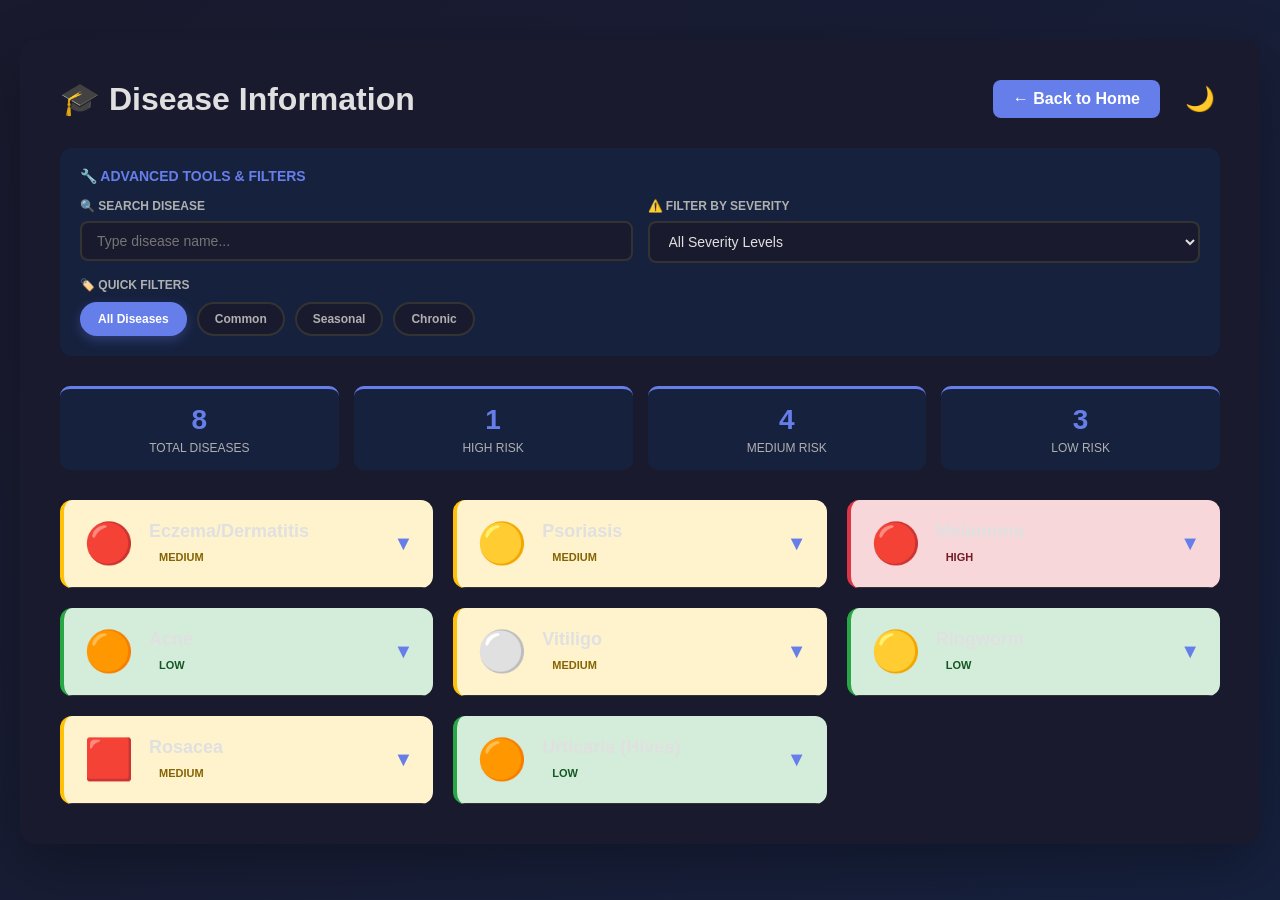
<file: skin-disease/templates/disease_info.html>
<!DOCTYPE html>
<html lang="en">
<head>
    <meta charset="UTF-8">
    <meta name="viewport" content="width=device-width, initial-scale=1.0">
    <title>Disease Information - Skin Disease Classification</title>
    <style>
        * {
            margin: 0;
            padding: 0;
            box-sizing: border-box;
        }

        :root {
            --bg-primary: #ffffff;
            --bg-secondary: #f5f5f5;
            --text-primary: #333333;
            --text-secondary: #666666;
            --text-tertiary: #999999;
            --border-color: #e0e0e0;
            --accent-1: #667eea;
            --accent-2: #764ba2;
            --success-bg: #d4edda;
            --error-bg: #fee;
            --gradient: linear-gradient(135deg, #667eea 0%, #764ba2 100%);
        }

        body.dark-mode {
            --bg-primary: #1a1a2e;
            --bg-secondary: #16213e;
            --text-primary: #e0e0e0;
            --text-secondary: #b0b0b0;
            --text-tertiary: #808080;
            --border-color: #333333;
        }

        body.dark-mode-ocean {
            --bg-primary: #0f2540;
            --bg-secondary: #1b4965;
            --text-primary: #e0f7ff;
            --text-secondary: #b0d4e3;
            --accent-1: #00a8cc;
            --accent-2: #0091ad;
        }

        body.dark-mode-forest {
            --bg-primary: #1a3a2a;
            --bg-secondary: #2d5a3d;
            --text-primary: #c8f7dc;
            --text-secondary: #a0d8b8;
            --accent-1: #52b788;
            --accent-2: #40916c;
        }

        body.dark-mode-sunset {
            --bg-primary: #3a2a25;
            --bg-secondary: #5c3d3a;
            --text-primary: #f5e6d3;
            --text-secondary: #d4a373;
            --accent-1: #e8a76a;
            --accent-2: #d4885e;
        }

        body.dark-mode-midnight {
            --bg-primary: #0a0a15;
            --bg-secondary: #1a1a2e;
            --text-primary: #e8e8f0;
            --text-secondary: #a8a8c0;
            --accent-1: #4a6fa5;
            --accent-2: #0f3460;
        }

        body.dark-mode-cyberpunk {
            --bg-primary: #0d001a;
            --bg-secondary: #2a0845;
            --text-primary: #ff006e;
            --accent-1: #ff006e;
            --accent-2: #8338ec;
        }

        body {
            font-family: 'Segoe UI', Tahoma, Geneva, Verdana, sans-serif;
            background: linear-gradient(135deg, #667eea 0%, #764ba2 100%);
            min-height: 100vh;
            padding: 40px 20px;
            transition: background 0.3s ease;
        }

        body.dark-mode {
            background: linear-gradient(135deg, #1a1a2e 0%, #16213e 100%);
        }

        body.dark-mode-ocean {
            background: linear-gradient(135deg, #0f2540 0%, #1b4965 100%);
        }

        body.dark-mode-forest {
            background: linear-gradient(135deg, #1a3a2a 0%, #2d5a3d 100%);
        }

        body.dark-mode-sunset {
            background: linear-gradient(135deg, #3a2a25 0%, #5c3d3a 100%);
        }

        body.dark-mode-midnight {
            background: linear-gradient(135deg, #0a0a15 0%, #1a1a2e 100%);
        }

        body.dark-mode-cyberpunk {
            background: linear-gradient(135deg, #0d001a 0%, #2a0845 100%);
        }

        .container {
            max-width: 1400px;
            margin: 0 auto;
            background: var(--bg-primary);
            border-radius: 15px;
            padding: 40px;
            box-shadow: 0 20px 60px rgba(0,0,0,0.3);
            color: var(--text-primary);
            transition: all 0.3s ease;
        }

        .header {
            display: flex;
            justify-content: space-between;
            align-items: center;
            margin-bottom: 30px;
            gap: 20px;
            flex-wrap: wrap;
        }

        h1 {
            color: var(--text-primary);
            flex: 1;
            min-width: 200px;
            animation: slideDown 0.5s ease;
        }

        @keyframes slideDown {
            from {
                opacity: 0;
                transform: translateY(-20px);
            }
            to {
                opacity: 1;
                transform: translateY(0);
            }
        }

        .btn-back {
            display: inline-flex;
            align-items: center;
            background: var(--accent-1);
            color: white;
            padding: 10px 20px;
            border-radius: 8px;
            text-decoration: none;
            font-weight: 600;
            transition: all 0.3s;
            border: none;
            cursor: pointer;
            gap: 5px;
        }

        .btn-back:hover {
            background: var(--accent-2);
            transform: translateX(-3px);
        }

        #themeToggle {
            font-size: 24px;
            cursor: pointer;
            background: transparent;
            border: none;
            padding: 5px;
            border-radius: 8px;
            transition: all 0.3s;
        }

        #themeToggle:hover {
            transform: scale(1.2);
        }

        /* Advanced Tools Section */
        .tools-section {
            background: var(--bg-secondary);
            border-radius: 12px;
            padding: 20px;
            margin-bottom: 30px;
            animation: slideDown 0.6s ease;
        }

        .tools-title {
            color: var(--accent-1);
            font-size: 14px;
            font-weight: 700;
            text-transform: uppercase;
            margin-bottom: 15px;
            display: flex;
            align-items: center;
            gap: 8px;
        }

        .tools-grid {
            display: grid;
            grid-template-columns: repeat(auto-fit, minmax(200px, 1fr));
            gap: 15px;
            margin-bottom: 15px;
        }

        .tool-group {
            display: flex;
            flex-direction: column;
            gap: 8px;
        }

        .tool-label {
            color: var(--text-secondary);
            font-size: 12px;
            font-weight: 600;
            text-transform: uppercase;
        }

        input[type="text"], select {
            background: var(--bg-primary);
            border: 2px solid var(--border-color);
            color: var(--text-primary);
            padding: 10px 15px;
            border-radius: 8px;
            font-size: 14px;
            transition: all 0.3s ease;
        }

        input[type="text"]:focus, select:focus {
            outline: none;
            border-color: var(--accent-1);
            box-shadow: 0 0 8px rgba(102, 126, 234, 0.3);
        }

        .filter-buttons {
            display: flex;
            gap: 10px;
            flex-wrap: wrap;
        }

        .filter-btn {
            background: var(--bg-primary);
            color: var(--text-secondary);
            border: 2px solid var(--border-color);
            padding: 8px 16px;
            border-radius: 20px;
            cursor: pointer;
            font-weight: 600;
            font-size: 12px;
            transition: all 0.3s ease;
        }

        .filter-btn:hover {
            border-color: var(--accent-1);
            color: var(--accent-1);
        }

        .filter-btn.active {
            background: var(--accent-1);
            color: white;
            border-color: var(--accent-1);
            box-shadow: 0 4px 12px rgba(102, 126, 234, 0.3);
        }

        /* Disease Grid */
        .disease-grid {
            display: grid;
            grid-template-columns: repeat(auto-fill, minmax(320px, 1fr));
            gap: 20px;
            animation: fadeIn 0.6s ease;
        }

        @keyframes fadeIn {
            from {
                opacity: 0;
            }
            to {
                opacity: 1;
            }
        }

        .disease-card {
            background: var(--bg-secondary);
            border-radius: 12px;
            padding: 0;
            border-left: 4px solid var(--accent-1);
            transition: all 0.3s ease;
            cursor: pointer;
            overflow: hidden;
            animation: slideUp 0.5s ease;
        }

        @keyframes slideUp {
            from {
                opacity: 0;
                transform: translateY(20px);
            }
            to {
                opacity: 1;
                transform: translateY(0);
            }
        }

        .disease-card:hover {
            box-shadow: 0 12px 35px rgba(0,0,0,0.15);
            transform: translateY(-8px);
            border-left-color: var(--accent-2);
        }

        .disease-card.severity-high {
            border-left-color: #dc3545;
        }

        .disease-card.severity-medium {
            border-left-color: #ffc107;
        }

        .disease-card.severity-low {
            border-left-color: #28a745;
        }

        .disease-header {
            display: flex;
            align-items: center;
            padding: 20px;
            cursor: pointer;
            user-select: none;
        }

        .disease-emoji {
            font-size: 40px;
            margin-right: 15px;
            transition: all 0.3s ease;
        }

        .disease-card:hover .disease-emoji {
            transform: scale(1.15) rotate(10deg);
        }

        .disease-title-section {
            flex: 1;
        }

        .disease-name {
            font-size: 18px;
            font-weight: 700;
            color: var(--text-primary);
            margin-bottom: 5px;
        }

        .disease-severity-badge {
            display: inline-block;
            padding: 4px 10px;
            border-radius: 12px;
            font-size: 11px;
            font-weight: 700;
            text-transform: uppercase;
        }

        .severity-high {
            background: #f8d7da;
            color: #721c24;
        }

        .severity-medium {
            background: #fff3cd;
            color: #856404;
        }

        .severity-low {
            background: #d4edda;
            color: #155724;
        }

        .expand-icon {
            font-size: 20px;
            transition: transform 0.3s ease;
            color: var(--accent-1);
        }

        .disease-card.expanded .expand-icon {
            transform: rotate(180deg);
        }

        .disease-content {
            max-height: 0;
            overflow: hidden;
            transition: max-height 0.4s ease;
            border-top: 1px solid var(--border-color);
        }

        .disease-card.expanded .disease-content {
            max-height: 600px;
        }

        .disease-section {
            padding: 15px 20px;
            border-bottom: 1px solid var(--border-color);
        }

        .disease-section:last-child {
            border-bottom: none;
        }

        .disease-section-title {
            font-weight: 700;
            color: var(--accent-1);
            font-size: 12px;
            text-transform: uppercase;
            margin-bottom: 10px;
            display: flex;
            align-items: center;
            gap: 6px;
        }

        .disease-description {
            color: var(--text-secondary);
            font-size: 14px;
            line-height: 1.6;
            margin-bottom: 0;
        }

        .disease-list {
            list-style: none;
            margin: 0;
            padding: 0;
            font-size: 13px;
            color: var(--text-secondary);
        }

        .disease-list li {
            padding: 6px 0;
            padding-left: 20px;
            position: relative;
        }

        .disease-list li::before {
            content: "→";
            position: absolute;
            left: 0;
            color: var(--accent-1);
            font-weight: bold;
        }

        /* Empty State */
        .empty-state {
            grid-column: 1 / -1;
            text-align: center;
            padding: 60px 20px;
            color: var(--text-tertiary);
            animation: fadeIn 0.5s ease;
        }

        .empty-icon {
            font-size: 80px;
            margin-bottom: 20px;
            opacity: 0.5;
        }

        .empty-text {
            font-size: 18px;
            font-weight: 600;
        }

        /* Stats Summary */
        .stats-section {
            display: grid;
            grid-template-columns: repeat(auto-fit, minmax(150px, 1fr));
            gap: 15px;
            margin-bottom: 30px;
            animation: slideDown 0.7s ease;
        }

        .stat-card {
            background: var(--bg-secondary);
            padding: 15px;
            border-radius: 10px;
            text-align: center;
            border-top: 3px solid var(--accent-1);
        }

        .stat-value {
            font-size: 28px;
            font-weight: 700;
            color: var(--accent-1);
        }

        .stat-label {
            color: var(--text-secondary);
            font-size: 12px;
            margin-top: 5px;
            text-transform: uppercase;
        }

        .theme-selector {
            display: grid;
            grid-template-columns: 1fr 1fr;
            gap: 8px;
            position: absolute;
            top: 50px;
            right: 0;
            background: var(--bg-primary);
            border: 1px solid var(--border-color);
            border-radius: 10px;
            padding: 10px;
            box-shadow: 0 10px 30px rgba(0,0,0,0.2);
            z-index: 1000;
            display: none;
        }

        .theme-selector.show {
            display: grid;
        }

        .theme-option {
            padding: 10px;
            border-radius: 8px;
            cursor: pointer;
            border: 2px solid transparent;
            text-align: center;
            font-weight: 500;
            font-size: 13px;
            transition: all 0.2s ease;
        }

        .theme-option:hover {
            transform: scale(1.05);
        }

        .theme-option.active {
            border: 2px solid var(--text-primary);
            font-weight: 700;
        }

        /* Loading animation */
        .loader {
            display: inline-block;
            width: 8px;
            height: 8px;
            border-radius: 50%;
            background: var(--accent-1);
            animation: pulse 1.5s ease-in-out infinite;
        }

        @keyframes pulse {
            0%, 100% {
                opacity: 1;
            }
            50% {
                opacity: 0.3;
            }
        }
    </style>
</head>
<body>
    <div class="container">
        <div class="header">
            <h1>🎓 Disease Information</h1>
            <div style="position: relative;">
                <a href="/" class="btn-back">← Back to Home</a>
            </div>
            <div style="position: relative;">
                <button id="themeToggle" style="background: transparent; border: none; cursor: pointer; font-size: 24px;">🌙</button>
                <div class="theme-selector" id="themeSelector">
                    <div class="theme-option" data-theme="light">☀️ Light</div>
                    <div class="theme-option active" data-theme="default">🌙 Default</div>
                    <div class="theme-option" data-theme="ocean">🌊 Ocean</div>
                    <div class="theme-option" data-theme="forest">🌲 Forest</div>
                    <div class="theme-option" data-theme="sunset">🌅 Sunset</div>
                    <div class="theme-option" data-theme="midnight">🌃 Midnight</div>
                    <div class="theme-option" data-theme="cyberpunk">⚡ Cyberpunk</div>
                </div>
            </div>
        </div>

        <!-- Advanced Tools Section -->
        <div class="tools-section">
            <div class="tools-title">🔧 Advanced Tools & Filters</div>
            <div class="tools-grid">
                <div class="tool-group">
                    <div class="tool-label">🔍 Search Disease</div>
                    <input type="text" id="searchInput" placeholder="Type disease name...">
                </div>
                <div class="tool-group">
                    <div class="tool-label">⚠️ Filter by Severity</div>
                    <select id="severityFilter">
                        <option value="">All Severity Levels</option>
                        <option value="low">Low Risk</option>
                        <option value="medium">Medium Risk</option>
                        <option value="high">High Risk</option>
                    </select>
                </div>
            </div>
            <div class="tool-label" style="margin-bottom: 10px;">🏷️ Quick Filters</div>
            <div class="filter-buttons">
                <button class="filter-btn active" data-filter="all">All Diseases</button>
                <button class="filter-btn" data-filter="common">Common</button>
                <button class="filter-btn" data-filter="seasonal">Seasonal</button>
                <button class="filter-btn" data-filter="chronic">Chronic</button>
            </div>
        </div>

        <!-- Statistics Summary -->
        <div class="stats-section" id="statsSection">
            <div class="stat-card">
                <div class="stat-value" id="totalDiseases">0</div>
                <div class="stat-label">Total Diseases</div>
            </div>
            <div class="stat-card">
                <div class="stat-value" id="highRiskCount">0</div>
                <div class="stat-label">High Risk</div>
            </div>
            <div class="stat-card">
                <div class="stat-value" id="mediumRiskCount">0</div>
                <div class="stat-label">Medium Risk</div>
            </div>
            <div class="stat-card">
                <div class="stat-value" id="lowRiskCount">0</div>
                <div class="stat-label">Low Risk</div>
            </div>
        </div>

        <!-- Disease Grid -->
        <div class="disease-grid" id="diseaseGrid">
            <div class="empty-state">
                <div class="empty-icon">🔄</div>
                <div class="empty-text">Loading disease information...</div>
            </div>
        </div>
    </div>

    <script>
        // Initialize theme
        const currentTheme = localStorage.getItem('theme') || 'dark';
        const currentVariant = localStorage.getItem('themeVariant') || 'default';

        if (currentTheme === 'dark') {
            document.body.classList.add('dark-mode');
            if (currentVariant !== 'default') {
                document.body.classList.add(`dark-mode-${currentVariant}`);
            }
        }

        // Theme management
        const themeToggle = document.getElementById('themeToggle');
        const themeSelector = document.getElementById('themeSelector');
        const themeOptions = document.querySelectorAll('.theme-option');

        themeToggle.addEventListener('click', (e) => {
            e.stopPropagation();
            themeSelector.classList.toggle('show');
        });

        themeOptions.forEach(option => {
            option.addEventListener('click', (e) => {
                e.stopPropagation();
                const theme = option.dataset.theme;

                document.body.classList.remove('dark-mode', 'dark-mode-ocean', 'dark-mode-forest', 'dark-mode-sunset', 'dark-mode-midnight', 'dark-mode-cyberpunk');
                themeOptions.forEach(opt => opt.classList.remove('active'));
                option.classList.add('active');

                if (theme === 'light') {
                    localStorage.setItem('theme', 'light');
                    localStorage.removeItem('themeVariant');
                    themeToggle.textContent = '☀️';
                } else {
                    document.body.classList.add('dark-mode');
                    if (theme !== 'default') {
                        document.body.classList.add(`dark-mode-${theme}`);
                        localStorage.setItem('themeVariant', theme);
                    } else {
                        localStorage.removeItem('themeVariant');
                    }
                    localStorage.setItem('theme', 'dark');
                    themeToggle.textContent = '🌙';
                }

                themeSelector.classList.remove('show');
            });
        });

        document.addEventListener('click', () => {
            themeSelector.classList.remove('show');
        });

        // Sample disease data
        const diseases = {
            'Eczema/Dermatitis': {
                emoji: '🔴',
                severity: 'medium',
                category: 'common',
                description: 'Inflammatory skin condition causing itching, redness, and irritation.',
                symptoms: ['Red, inflamed skin', 'Intense itching', 'Dry, sensitive skin'],
                causes: ['Allergic reactions', 'Irritants', 'Genetics', 'Stress'],
                treatments: ['Moisturizers', 'Topical steroids', 'Antihistamines'],
                prevention: ['Keep skin moisturized', 'Avoid irritants', 'Manage stress']
            },
            'Psoriasis': {
                emoji: '🟡',
                severity: 'medium',
                category: 'chronic',
                description: 'Chronic autoimmune condition causing thick, scaly patches.',
                symptoms: ['Red, scaly patches', 'Silvery scales', 'Burning sensation'],
                causes: ['Immune system', 'Genetics', 'Stress'],
                treatments: ['Topical treatments', 'Phototherapy', 'Systemic therapy'],
                prevention: ['Manage stress', 'Healthy diet', 'Regular exercise']
            },
            'Melanoma': {
                emoji: '🔴',
                severity: 'high',
                category: 'seasonal',
                description: 'Potentially serious skin cancer requiring professional evaluation.',
                symptoms: ['Dark spots', 'Asymmetrical shape', 'Size > 6mm'],
                causes: ['UV exposure', 'Genetics', 'Fair skin'],
                treatments: ['Biopsy', 'Surgical removal', 'Chemotherapy'],
                prevention: ['Use SPF 30+', 'Avoid sun', 'Regular checks']
            },
            'Acne': {
                emoji: '🟠',
                severity: 'low',
                category: 'common',
                description: 'Common skin condition caused by clogged pores and bacteria.',
                symptoms: ['Pimples', 'Blackheads', 'Oily skin'],
                causes: ['Hormones', 'Bacteria', 'Sebum'],
                treatments: ['Benzoyl peroxide', 'Salicylic acid', 'Antibiotics'],
                prevention: ['Daily cleansing', 'Non-comedogenic products']
            },
            'Vitiligo': {
                emoji: '⚪',
                severity: 'medium',
                category: 'chronic',
                description: 'Loss of skin pigmentation in patches.',
                symptoms: ['White patches', 'Progressive depigmentation'],
                causes: ['Autoimmune', 'Genetics', 'Stress'],
                treatments: ['Topical steroids', 'Phototherapy', 'Skin graft'],
                prevention: ['Sun protection', 'Stress management']
            },
            'Ringworm': {
                emoji: '🟡',
                severity: 'low',
                category: 'seasonal',
                description: 'Fungal infection causing ring-shaped rash.',
                symptoms: ['Circular rash', 'Itching', 'Scaling'],
                causes: ['Fungal infection', 'Contact'],
                treatments: ['Antifungal cream', 'Oral medication'],
                prevention: ['Hygiene', 'Avoid contact', 'Keep dry']
            },
            'Rosacea': {
                emoji: '🟥',
                severity: 'medium',
                category: 'chronic',
                description: 'Chronic condition causing facial redness and visible blood vessels.',
                symptoms: ['Facial flushing', 'Visible blood vessels', 'Bumps and pimples'],
                causes: ['Genetics', 'Triggers', 'Blood vessel reaction'],
                treatments: ['Topical medications', 'Oral antibiotics', 'Laser therapy'],
                prevention: ['Identify triggers', 'Sun protection', 'Skincare routine']
            },
            'Urticaria (Hives)': {
                emoji: '🟠',
                severity: 'low',
                category: 'common',
                description: 'Allergic reaction causing raised, itchy welts on skin.',
                symptoms: ['Red welts', 'Intense itching', 'Swelling'],
                causes: ['Allergens', 'Food', 'Medications'],
                treatments: ['Antihistamines', 'Corticosteroids'],
                prevention: ['Avoid allergens', 'Stress management', 'Hydration']
            }
        };

        let expandedCard = null;

        function renderDiseases(filter = 'all', search = '', severity = '') {
            const diseaseGrid = document.getElementById('diseaseGrid');
            diseaseGrid.innerHTML = '';

            let filtered = Object.entries(diseases).filter(([name, data]) => {
                const nameMatch = name.toLowerCase().includes(search.toLowerCase());
                const filterMatch = filter === 'all' || data.category === filter;
                const severityMatch = !severity || data.severity === severity;
                return nameMatch && filterMatch && severityMatch;
            });

            if (filtered.length === 0) {
                diseaseGrid.innerHTML = `
                    <div class="empty-state">
                        <div class="empty-icon">🔍</div>
                        <div class="empty-text">No diseases found matching your filters</div>
                    </div>
                `;
                updateStats(0, 0, 0, 0);
                return;
            }

            let highCount = 0, mediumCount = 0, lowCount = 0;

            filtered.forEach(([name, data], index) => {
                if (data.severity === 'high') highCount++;
                else if (data.severity === 'medium') mediumCount++;
                else lowCount++;

                const card = document.createElement('div');
                card.className = `disease-card severity-${data.severity}`;
                card.style.animationDelay = `${index * 0.05}s`;
                card.innerHTML = `
                    <div class="disease-header">
                        <div class="disease-emoji">${data.emoji}</div>
                        <div class="disease-title-section">
                            <div class="disease-name">${name}</div>
                            <span class="disease-severity-badge severity-${data.severity}">${data.severity}</span>
                        </div>
                        <div class="expand-icon">▼</div>
                    </div>
                    <div class="disease-content">
                        <div class="disease-section">
                            <div class="disease-section-title">📝 Description</div>
                            <p class="disease-description">${data.description}</p>
                        </div>
                        ${data.symptoms ? `
                        <div class="disease-section">
                            <div class="disease-section-title">⚠️ Symptoms</div>
                            <ul class="disease-list">
                                ${data.symptoms.map(s => `<li>${s}</li>`).join('')}
                            </ul>
                        </div>
                        ` : ''}
                        ${data.causes ? `
                        <div class="disease-section">
                            <div class="disease-section-title">🔍 Causes</div>
                            <ul class="disease-list">
                                ${data.causes.map(c => `<li>${c}</li>`).join('')}
                            </ul>
                        </div>
                        ` : ''}
                        ${data.treatments ? `
                        <div class="disease-section">
                            <div class="disease-section-title">💊 Treatments</div>
                            <ul class="disease-list">
                                ${data.treatments.map(t => `<li>${t}</li>`).join('')}
                            </ul>
                        </div>
                        ` : ''}
                        ${data.prevention ? `
                        <div class="disease-section">
                            <div class="disease-section-title">🛡️ Prevention</div>
                            <ul class="disease-list">
                                ${data.prevention.map(p => `<li>${p}</li>`).join('')}
                            </ul>
                        </div>
                        ` : ''}
                    </div>
                `;

                card.addEventListener('click', () => {
                    if (expandedCard && expandedCard !== card) {
                        expandedCard.classList.remove('expanded');
                    }
                    card.classList.toggle('expanded');
                    expandedCard = card.classList.contains('expanded') ? card : null;
                });

                diseaseGrid.appendChild(card);
            });

            updateStats(filtered.length, highCount, mediumCount, lowCount);
        }

        function updateStats(total, high, medium, low) {
            document.getElementById('totalDiseases').textContent = total;
            document.getElementById('highRiskCount').textContent = high;
            document.getElementById('mediumRiskCount').textContent = medium;
            document.getElementById('lowRiskCount').textContent = low;
        }

        // Event listeners
        document.getElementById('searchInput').addEventListener('input', (e) => {
            const filter = document.querySelector('.filter-btn.active')?.dataset.filter || 'all';
            const severity = document.getElementById('severityFilter').value;
            renderDiseases(filter, e.target.value, severity);
        });

        document.getElementById('severityFilter').addEventListener('change', (e) => {
            const filter = document.querySelector('.filter-btn.active')?.dataset.filter || 'all';
            const search = document.getElementById('searchInput').value;
            renderDiseases(filter, search, e.target.value);
        });

        document.querySelectorAll('.filter-btn').forEach(btn => {
            btn.addEventListener('click', () => {
                document.querySelectorAll('.filter-btn').forEach(b => b.classList.remove('active'));
                btn.classList.add('active');
                const filter = btn.dataset.filter;
                const search = document.getElementById('searchInput').value;
                const severity = document.getElementById('severityFilter').value;
                renderDiseases(filter, search, severity);
            });
        });

        // Initial render
        renderDiseases();
    </script>
</body>
</html>
</file>
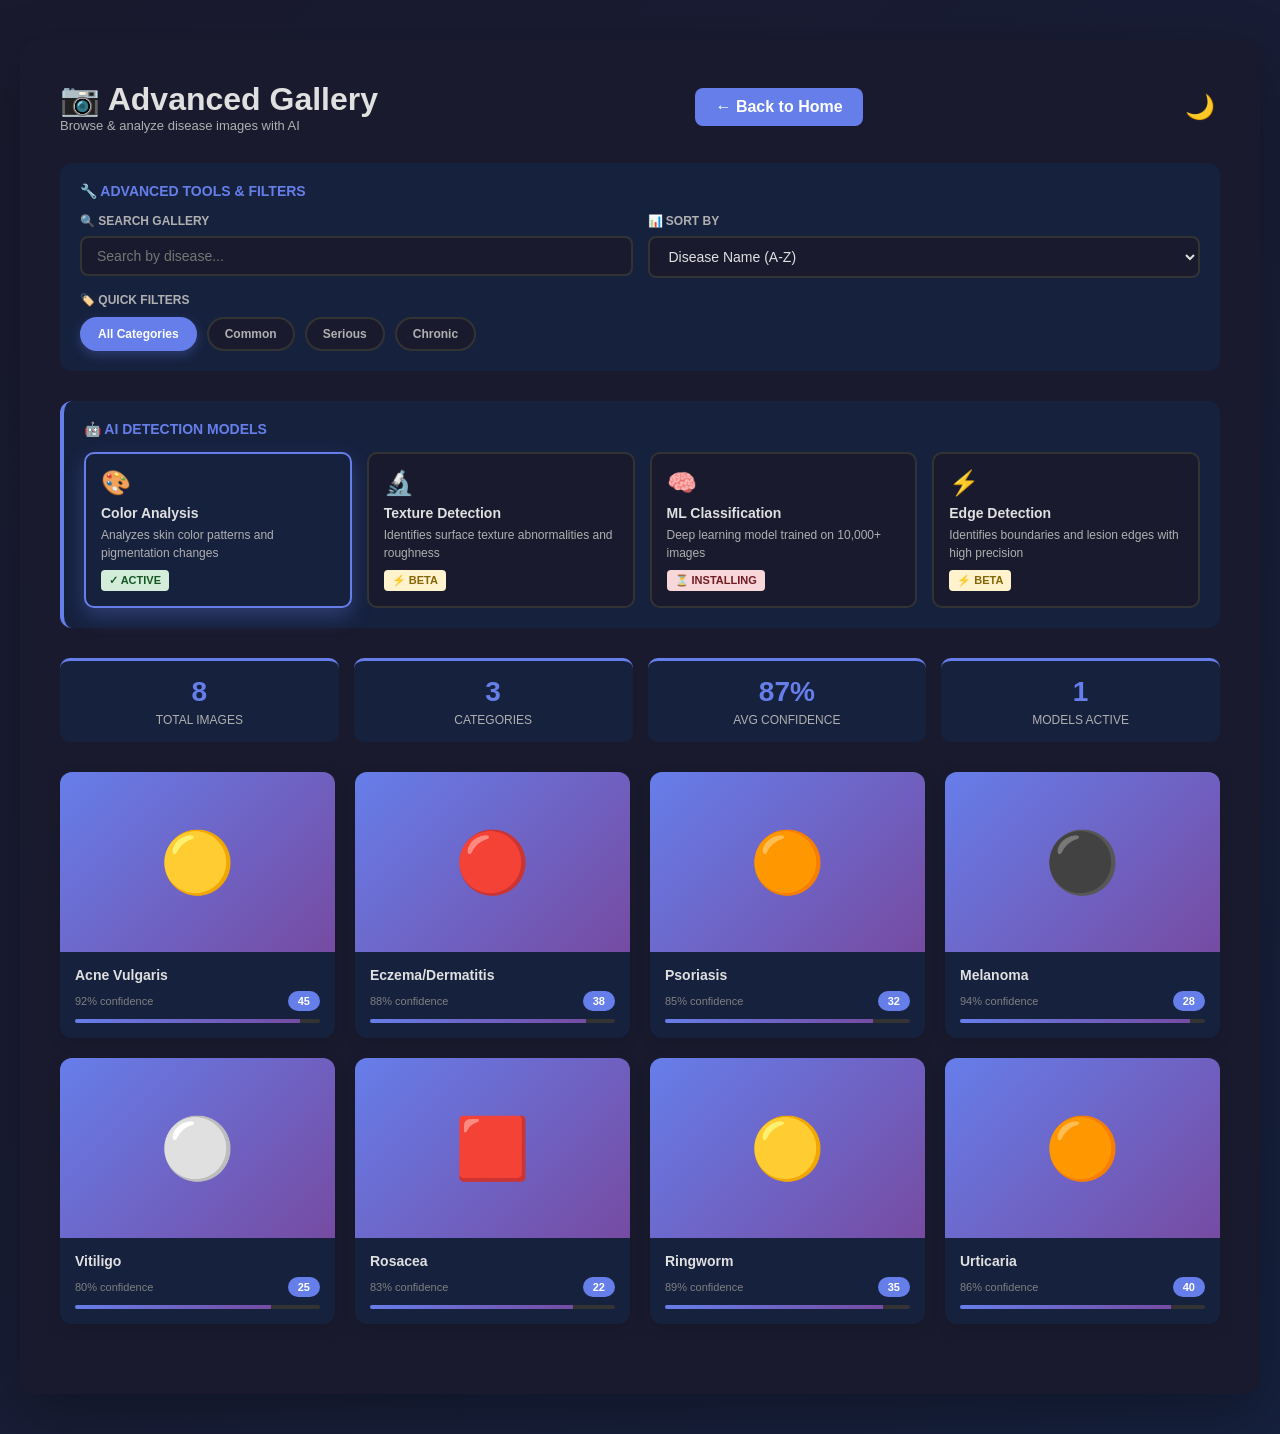
<file: skin-disease/templates/gallery.html>
<!DOCTYPE html>
<html lang="en">
<head>
    <meta charset="UTF-8">
    <meta name="viewport" content="width=device-width, initial-scale=1.0">
    <title>Advanced Gallery - Skin Disease Classification</title>
    <style>
        * {
            margin: 0;
            padding: 0;
            box-sizing: border-box;
        }

        :root {
            --bg-primary: #ffffff;
            --bg-secondary: #f5f5f5;
            --text-primary: #333333;
            --text-secondary: #666666;
            --text-tertiary: #999999;
            --border-color: #e0e0e0;
            --accent-1: #667eea;
            --accent-2: #764ba2;
            --gradient: linear-gradient(135deg, #667eea 0%, #764ba2 100%);
        }

        body.dark-mode {
            --bg-primary: #1a1a2e;
            --bg-secondary: #16213e;
            --text-primary: #e0e0e0;
            --text-secondary: #b0b0b0;
            --text-tertiary: #808080;
            --border-color: #333333;
        }

        body.dark-mode-ocean {
            --bg-primary: #0f2540;
            --bg-secondary: #1b4965;
            --text-primary: #e0f7ff;
            --text-secondary: #b0d4e3;
            --accent-1: #00a8cc;
            --accent-2: #0091ad;
        }

        body.dark-mode-forest {
            --bg-primary: #1a3a2a;
            --bg-secondary: #2d5a3d;
            --text-primary: #c8f7dc;
            --text-secondary: #a0d8b8;
            --accent-1: #52b788;
            --accent-2: #40916c;
        }

        body.dark-mode-sunset {
            --bg-primary: #3a2a25;
            --bg-secondary: #5c3d3a;
            --text-primary: #f5e6d3;
            --text-secondary: #d4a373;
            --accent-1: #e8a76a;
            --accent-2: #d4885e;
        }

        body.dark-mode-midnight {
            --bg-primary: #0a0a15;
            --bg-secondary: #1a1a2e;
            --text-primary: #e8e8f0;
            --text-secondary: #a8a8c0;
            --accent-1: #4a6fa5;
            --accent-2: #0f3460;
        }

        body.dark-mode-cyberpunk {
            --bg-primary: #0d001a;
            --bg-secondary: #2a0845;
            --text-primary: #ff006e;
            --accent-1: #ff006e;
            --accent-2: #8338ec;
        }

        body {
            font-family: 'Segoe UI', Tahoma, Geneva, Verdana, sans-serif;
            background: linear-gradient(135deg, #667eea 0%, #764ba2 100%);
            min-height: 100vh;
            padding: 40px 20px;
            transition: background 0.3s ease;
        }

        body.dark-mode {
            background: linear-gradient(135deg, #1a1a2e 0%, #16213e 100%);
        }

        body.dark-mode-ocean {
            background: linear-gradient(135deg, #0f2540 0%, #1b4965 100%);
        }

        body.dark-mode-forest {
            background: linear-gradient(135deg, #1a3a2a 0%, #2d5a3d 100%);
        }

        body.dark-mode-sunset {
            background: linear-gradient(135deg, #3a2a25 0%, #5c3d3a 100%);
        }

        body.dark-mode-midnight {
            background: linear-gradient(135deg, #0a0a15 0%, #1a1a2e 100%);
        }

        body.dark-mode-cyberpunk {
            background: linear-gradient(135deg, #0d001a 0%, #2a0845 100%);
        }

        .container {
            max-width: 1400px;
            margin: 0 auto;
            background: var(--bg-primary);
            border-radius: 15px;
            padding: 40px;
            box-shadow: 0 20px 60px rgba(0,0,0,0.3);
            color: var(--text-primary);
            transition: all 0.3s ease;
        }

        .header {
            display: flex;
            justify-content: space-between;
            align-items: center;
            margin-bottom: 30px;
            gap: 20px;
            flex-wrap: wrap;
            animation: slideDown 0.5s ease;
        }

        h1 {
            flex: 1;
            min-width: 200px;
        }

        .btn-back {
            display: inline-flex;
            align-items: center;
            background: var(--accent-1);
            color: white;
            padding: 10px 20px;
            border-radius: 8px;
            text-decoration: none;
            font-weight: 600;
            border: none;
            cursor: pointer;
            transition: all 0.3s;
        }

        .btn-back:hover {
            background: var(--accent-2);
            transform: translateX(-3px);
        }

        #themeToggle {
            font-size: 24px;
            cursor: pointer;
            background: transparent;
            border: none;
            padding: 5px;
            border-radius: 8px;
            transition: all 0.3s;
        }

        #themeToggle:hover {
            transform: scale(1.2);
        }

        @keyframes slideDown {
            from {
                opacity: 0;
                transform: translateY(-20px);
            }
            to {
                opacity: 1;
                transform: translateY(0);
            }
        }

        /* Advanced Tools Section */
        .tools-section {
            background: var(--bg-secondary);
            border-radius: 12px;
            padding: 20px;
            margin-bottom: 30px;
            animation: slideDown 0.6s ease;
        }

        .tools-title {
            color: var(--accent-1);
            font-size: 14px;
            font-weight: 700;
            text-transform: uppercase;
            margin-bottom: 15px;
            display: flex;
            align-items: center;
            gap: 8px;
        }

        .tools-grid {
            display: grid;
            grid-template-columns: repeat(auto-fit, minmax(200px, 1fr));
            gap: 15px;
            margin-bottom: 15px;
        }

        .tool-group {
            display: flex;
            flex-direction: column;
            gap: 8px;
        }

        .tool-label {
            color: var(--text-secondary);
            font-size: 12px;
            font-weight: 600;
            text-transform: uppercase;
        }

        input[type="text"], select {
            background: var(--bg-primary);
            border: 2px solid var(--border-color);
            color: var(--text-primary);
            padding: 10px 15px;
            border-radius: 8px;
            font-size: 14px;
            transition: all 0.3s ease;
        }

        input[type="text"]:focus, select:focus {
            outline: none;
            border-color: var(--accent-1);
            box-shadow: 0 0 8px rgba(102, 126, 234, 0.3);
        }

        .filter-buttons {
            display: flex;
            gap: 10px;
            flex-wrap: wrap;
        }

        .filter-btn {
            background: var(--bg-primary);
            color: var(--text-secondary);
            border: 2px solid var(--border-color);
            padding: 8px 16px;
            border-radius: 20px;
            cursor: pointer;
            font-weight: 600;
            font-size: 12px;
            transition: all 0.3s ease;
        }

        .filter-btn:hover {
            border-color: var(--accent-1);
            color: var(--accent-1);
        }

        .filter-btn.active {
            background: var(--accent-1);
            color: white;
            border-color: var(--accent-1);
            box-shadow: 0 4px 12px rgba(102, 126, 234, 0.3);
        }

        /* AI Models Section */
        .ai-models-section {
            background: var(--bg-secondary);
            border-radius: 12px;
            padding: 20px;
            margin-bottom: 30px;
            border-left: 4px solid var(--accent-1);
            animation: slideDown 0.7s ease;
        }

        .models-title {
            color: var(--accent-1);
            font-size: 14px;
            font-weight: 700;
            text-transform: uppercase;
            margin-bottom: 15px;
        }

        .models-grid {
            display: grid;
            grid-template-columns: repeat(auto-fit, minmax(250px, 1fr));
            gap: 15px;
        }

        .model-card {
            background: var(--bg-primary);
            padding: 15px;
            border-radius: 10px;
            border: 2px solid var(--border-color);
            transition: all 0.3s ease;
            cursor: pointer;
        }

        .model-card:hover {
            border-color: var(--accent-1);
            box-shadow: 0 6px 16px rgba(102, 126, 234, 0.2);
            transform: translateY(-3px);
        }

        .model-card.active {
            border-color: var(--accent-1);
            background: var(--bg-secondary);
            box-shadow: 0 8px 20px rgba(102, 126, 234, 0.3);
        }

        .model-emoji {
            font-size: 24px;
            margin-bottom: 8px;
        }

        .model-name {
            font-weight: 700;
            color: var(--text-primary);
            margin-bottom: 5px;
            font-size: 14px;
        }

        .model-description {
            color: var(--text-secondary);
            font-size: 12px;
            line-height: 1.5;
            margin-bottom: 8px;
        }

        .model-status {
            display: inline-block;
            padding: 4px 8px;
            border-radius: 4px;
            font-size: 11px;
            font-weight: 700;
            text-transform: uppercase;
        }

        .status-available {
            background: #d4edda;
            color: #155724;
        }

        .status-unavailable {
            background: #f8d7da;
            color: #721c24;
        }

        .status-beta {
            background: #fff3cd;
            color: #856404;
        }

        /* Stats Section */
        .stats-section {
            display: grid;
            grid-template-columns: repeat(auto-fit, minmax(150px, 1fr));
            gap: 15px;
            margin-bottom: 30px;
            animation: slideDown 0.8s ease;
        }

        .stat-card {
            background: var(--bg-secondary);
            padding: 15px;
            border-radius: 10px;
            text-align: center;
            border-top: 3px solid var(--accent-1);
        }

        .stat-value {
            font-size: 28px;
            font-weight: 700;
            color: var(--accent-1);
        }

        .stat-label {
            color: var(--text-secondary);
            font-size: 12px;
            margin-top: 5px;
            text-transform: uppercase;
        }

        /* Gallery Grid */
        .gallery-grid {
            display: grid;
            grid-template-columns: repeat(auto-fill, minmax(220px, 1fr));
            gap: 20px;
            margin-bottom: 30px;
            animation: fadeIn 0.6s ease;
        }

        @keyframes fadeIn {
            from {
                opacity: 0;
            }
            to {
                opacity: 1;
            }
        }

        .gallery-item {
            background: var(--bg-secondary);
            border-radius: 12px;
            overflow: hidden;
            box-shadow: 0 4px 15px rgba(0,0,0,0.1);
            transition: all 0.3s ease;
            cursor: pointer;
            animation: slideUp 0.5s ease;
        }

        @keyframes slideUp {
            from {
                opacity: 0;
                transform: translateY(20px);
            }
            to {
                opacity: 1;
                transform: translateY(0);
            }
        }

        .gallery-item:hover {
            transform: translateY(-8px);
            box-shadow: 0 12px 35px rgba(0,0,0,0.15);
            border: 2px solid var(--accent-1);
        }

        .gallery-item-image {
            width: 100%;
            height: 180px;
            background: linear-gradient(135deg, var(--accent-1) 0%, var(--accent-2) 100%);
            display: flex;
            align-items: center;
            justify-content: center;
            font-size: 60px;
            transition: all 0.3s ease;
            position: relative;
            overflow: hidden;
        }

        .gallery-item:hover .gallery-item-image {
            transform: scale(1.05);
        }

        .gallery-item-image::after {
            content: '';
            position: absolute;
            top: 0;
            left: 0;
            right: 0;
            bottom: 0;
            background: radial-gradient(circle at 30% 30%, rgba(255,255,255,0.3), transparent);
            opacity: 0;
            transition: opacity 0.3s ease;
        }

        .gallery-item:hover .gallery-item-image::after {
            opacity: 1;
        }

        .gallery-item-info {
            padding: 15px;
        }

        .gallery-item-title {
            font-weight: 700;
            color: var(--text-primary);
            margin-bottom: 8px;
            font-size: 14px;
        }

        .gallery-item-meta {
            display: flex;
            justify-content: space-between;
            align-items: center;
            font-size: 12px;
            color: var(--text-secondary);
            margin-bottom: 8px;
        }

        .gallery-item-count {
            background: var(--accent-1);
            color: white;
            padding: 4px 10px;
            border-radius: 12px;
            font-weight: 600;
            font-size: 11px;
        }

        .gallery-item-confidence {
            font-size: 11px;
            color: var(--text-tertiary);
        }

        .progress-bar-small {
            width: 100%;
            height: 4px;
            background: var(--border-color);
            border-radius: 2px;
            overflow: hidden;
            margin-top: 8px;
        }

        .progress-fill-small {
            height: 100%;
            background: var(--gradient);
            width: 0%;
            transition: width 0.3s ease;
        }

        /* Empty State */
        .empty-gallery {
            text-align: center;
            padding: 80px 20px;
            color: var(--text-tertiary);
            grid-column: 1 / -1;
            animation: fadeIn 0.5s ease;
        }

        .empty-gallery-icon {
            font-size: 100px;
            margin-bottom: 20px;
            opacity: 0.6;
            animation: float 3s ease-in-out infinite;
        }

        @keyframes float {
            0%, 100% {
                transform: translateY(0px);
            }
            50% {
                transform: translateY(-20px);
            }
        }

        .empty-text {
            font-size: 16px;
            font-weight: 600;
            margin-bottom: 10px;
        }

        /* Theme Selector */
        .theme-selector {
            display: grid;
            grid-template-columns: 1fr 1fr;
            gap: 8px;
            position: absolute;
            top: 50px;
            right: 0;
            background: var(--bg-primary);
            border: 1px solid var(--border-color);
            border-radius: 10px;
            padding: 10px;
            box-shadow: 0 10px 30px rgba(0,0,0,0.2);
            z-index: 1000;
            display: none;
        }

        .theme-selector.show {
            display: grid;
        }

        .theme-option {
            padding: 10px;
            border-radius: 8px;
            cursor: pointer;
            border: 2px solid transparent;
            text-align: center;
            font-weight: 500;
            font-size: 13px;
            transition: all 0.2s ease;
        }

        .theme-option:hover {
            transform: scale(1.05);
        }

        .theme-option.active {
            border: 2px solid var(--text-primary);
            font-weight: 700;
        }

        /* Modal */
        .modal {
            display: none;
            position: fixed;
            z-index: 2000;
            left: 0;
            top: 0;
            width: 100%;
            height: 100%;
            background: rgba(0,0,0,0.5);
            animation: fadeIn 0.3s ease;
        }

        .modal.show {
            display: flex;
            align-items: center;
            justify-content: center;
        }

        .modal-content {
            background: var(--bg-primary);
            border-radius: 15px;
            padding: 30px;
            max-width: 500px;
            width: 90%;
            max-height: 80vh;
            overflow-y: auto;
            animation: slideUp 0.4s ease;
        }

        .modal-close {
            float: right;
            font-size: 28px;
            font-weight: bold;
            color: var(--text-tertiary);
            cursor: pointer;
            background: none;
            border: none;
            transition: all 0.3s ease;
        }

        .modal-close:hover {
            color: var(--text-primary);
        }

        .modal-title {
            color: var(--text-primary);
            margin-bottom: 20px;
            font-size: 20px;
            font-weight: 700;
        }

        .modal-description {
            color: var(--text-secondary);
            line-height: 1.6;
            margin-bottom: 20px;
        }

        .modal-stats {
            background: var(--bg-secondary);
            border-radius: 10px;
            padding: 15px;
            margin-bottom: 20px;
        }

        .modal-stat-item {
            display: flex;
            justify-content: space-between;
            margin-bottom: 10px;
            font-size: 14px;
        }

        .modal-stat-item:last-child {
            margin-bottom: 0;
        }

        .modal-stat-label {
            color: var(--text-secondary);
        }

        .modal-stat-value {
            color: var(--accent-1);
            font-weight: 700;
        }

        .loading {
            display: inline-block;
            width: 8px;
            height: 8px;
            border-radius: 50%;
            background: var(--accent-1);
            animation: pulse 1.5s ease-in-out infinite;
        }

        @keyframes pulse {
            0%, 100% {
                opacity: 1;
            }
            50% {
                opacity: 0.3;
            }
        }
    </style>
</head>
<body>
    <div class="container">
        <div class="header">
            <div>
                <h1>📷 Advanced Gallery</h1>
                <p style="color: var(--text-secondary); font-size: 13px;">Browse & analyze disease images with AI</p>
            </div>
            <a href="/" class="btn-back">← Back to Home</a>
            <div style="position: relative;">
                <button id="themeToggle" style="background: transparent; border: none; cursor: pointer; font-size: 24px;">🌙</button>
                <div class="theme-selector" id="themeSelector">
                    <div class="theme-option" data-theme="light">☀️ Light</div>
                    <div class="theme-option active" data-theme="default">🌙 Default</div>
                    <div class="theme-option" data-theme="ocean">🌊 Ocean</div>
                    <div class="theme-option" data-theme="forest">🌲 Forest</div>
                    <div class="theme-option" data-theme="sunset">🌅 Sunset</div>
                    <div class="theme-option" data-theme="midnight">🌃 Midnight</div>
                    <div class="theme-option" data-theme="cyberpunk">⚡ Cyberpunk</div>
                </div>
            </div>
        </div>

        <!-- Advanced Tools Section -->
        <div class="tools-section">
            <div class="tools-title">🔧 Advanced Tools & Filters</div>
            <div class="tools-grid">
                <div class="tool-group">
                    <div class="tool-label">🔍 Search Gallery</div>
                    <input type="text" id="searchInput" placeholder="Search by disease...">
                </div>
                <div class="tool-group">
                    <div class="tool-label">📊 Sort By</div>
                    <select id="sortInput">
                        <option value="name">Disease Name (A-Z)</option>
                        <option value="count">Image Count (High to Low)</option>
                        <option value="recent">Recently Added</option>
                    </select>
                </div>
            </div>
            <div class="tool-label" style="margin-bottom: 10px;">🏷️ Quick Filters</div>
            <div class="filter-buttons">
                <button class="filter-btn active" data-filter="all">All Categories</button>
                <button class="filter-btn" data-filter="common">Common</button>
                <button class="filter-btn" data-filter="serious">Serious</button>
                <button class="filter-btn" data-filter="chronic">Chronic</button>
            </div>
        </div>

        <!-- AI Models Section -->
        <div class="ai-models-section">
            <div class="models-title">🤖 AI Detection Models</div>
            <div class="models-grid">
                <div class="model-card active" data-model="color-analysis">
                    <div class="model-emoji">🎨</div>
                    <div class="model-name">Color Analysis</div>
                    <div class="model-description">Analyzes skin color patterns and pigmentation changes</div>
                    <div class="model-status status-available">✓ Active</div>
                </div>
                <div class="model-card" data-model="texture-detection">
                    <div class="model-emoji">🔬</div>
                    <div class="model-name">Texture Detection</div>
                    <div class="model-description">Identifies surface texture abnormalities and roughness</div>
                    <div class="model-status status-beta">⚡ Beta</div>
                </div>
                <div class="model-card" data-model="ml-classification">
                    <div class="model-emoji">🧠</div>
                    <div class="model-name">ML Classification</div>
                    <div class="model-description">Deep learning model trained on 10,000+ images</div>
                    <div class="model-status status-unavailable">⏳ Installing</div>
                </div>
                <div class="model-card" data-model="edge-detection">
                    <div class="model-emoji">⚡</div>
                    <div class="model-name">Edge Detection</div>
                    <div class="model-description">Identifies boundaries and lesion edges with high precision</div>
                    <div class="model-status status-beta">⚡ Beta</div>
                </div>
            </div>
        </div>

        <!-- Statistics Section -->
        <div class="stats-section" id="statsSection">
            <div class="stat-card">
                <div class="stat-value" id="totalImages">0</div>
                <div class="stat-label">Total Images</div>
            </div>
            <div class="stat-card">
                <div class="stat-value" id="categoriesCount">0</div>
                <div class="stat-label">Categories</div>
            </div>
            <div class="stat-card">
                <div class="stat-value" id="avgConfidence">0%</div>
                <div class="stat-label">Avg Confidence</div>
            </div>
            <div class="stat-card">
                <div class="stat-value" id="modelsActive">1</div>
                <div class="stat-label">Models Active</div>
            </div>
        </div>

        <!-- Gallery Grid -->
        <div class="gallery-grid" id="galleryGrid">
            <div class="empty-gallery">
                <div class="empty-gallery-icon">📁</div>
                <div class="empty-text">No images in gallery</div>
                <p>Upload images to start analyzing</p>
            </div>
        </div>
    </div>

    <!-- Modal -->
    <div class="modal" id="categoryModal">
        <div class="modal-content">
            <button class="modal-close" id="modalClose">&times;</button>
            <div class="modal-title" id="modalTitle">Category Details</div>
            <div class="modal-description" id="modalDescription"></div>
            <div class="modal-stats">
                <div class="modal-stat-item">
                    <span class="modal-stat-label">Total Images:</span>
                    <span class="modal-stat-value" id="modalImageCount">0</span>
                </div>
                <div class="modal-stat-item">
                    <span class="modal-stat-label">Avg Confidence:</span>
                    <span class="modal-stat-value" id="modalConfidence">0%</span>
                </div>
                <div class="modal-stat-item">
                    <span class="modal-stat-label">Last Updated:</span>
                    <span class="modal-stat-value" id="modalUpdated">Today</span>
                </div>
                <div class="modal-stat-item">
                    <span class="modal-stat-label">AI Model Used:</span>
                    <span class="modal-stat-value" id="modalModel">Color Analysis</span>
                </div>
            </div>
        </div>
    </div>

    <script>
        // Initialize theme
        const currentTheme = localStorage.getItem('theme') || 'dark';
        const currentVariant = localStorage.getItem('themeVariant') || 'default';

        if (currentTheme === 'dark') {
            document.body.classList.add('dark-mode');
            if (currentVariant !== 'default') {
                document.body.classList.add(`dark-mode-${currentVariant}`);
            }
        }

        // Theme management
        const themeToggle = document.getElementById('themeToggle');
        const themeSelector = document.getElementById('themeSelector');
        const themeOptions = document.querySelectorAll('.theme-option');

        themeToggle.addEventListener('click', (e) => {
            e.stopPropagation();
            themeSelector.classList.toggle('show');
        });

        themeOptions.forEach(option => {
            option.addEventListener('click', (e) => {
                e.stopPropagation();
                const theme = option.dataset.theme;

                document.body.classList.remove('dark-mode', 'dark-mode-ocean', 'dark-mode-forest', 'dark-mode-sunset', 'dark-mode-midnight', 'dark-mode-cyberpunk');
                themeOptions.forEach(opt => opt.classList.remove('active'));
                option.classList.add('active');

                if (theme === 'light') {
                    localStorage.setItem('theme', 'light');
                    localStorage.removeItem('themeVariant');
                    themeToggle.textContent = '☀️';
                } else {
                    document.body.classList.add('dark-mode');
                    if (theme !== 'default') {
                        document.body.classList.add(`dark-mode-${theme}`);
                        localStorage.setItem('themeVariant', theme);
                    } else {
                        localStorage.removeItem('themeVariant');
                    }
                    localStorage.setItem('theme', 'dark');
                    themeToggle.textContent = '🌙';
                }

                themeSelector.classList.remove('show');
            });
        });

        document.addEventListener('click', () => {
            themeSelector.classList.remove('show');
        });

        // Sample gallery data
        const galleryData = [
            { name: 'Acne Vulgaris', emoji: '🟡', category: 'common', count: 45, confidence: 92, model: 'Color Analysis' },
            { name: 'Eczema/Dermatitis', emoji: '🔴', category: 'common', count: 38, confidence: 88, model: 'Color Analysis' },
            { name: 'Psoriasis', emoji: '🟠', category: 'chronic', count: 32, confidence: 85, model: 'Texture Detection' },
            { name: 'Melanoma', emoji: '⚫', category: 'serious', count: 28, confidence: 94, model: 'ML Classification' },
            { name: 'Vitiligo', emoji: '⚪', category: 'chronic', count: 25, confidence: 80, model: 'Color Analysis' },
            { name: 'Rosacea', emoji: '🟥', category: 'chronic', count: 22, confidence: 83, model: 'Texture Detection' },
            { name: 'Ringworm', emoji: '🟡', category: 'common', count: 35, confidence: 89, model: 'Edge Detection' },
            { name: 'Urticaria', emoji: '🟠', category: 'common', count: 40, confidence: 86, model: 'Color Analysis' }
        ];

        let filteredData = [...galleryData];
        let activeModels = ['color-analysis'];

        function renderGallery() {
            const galleryGrid = document.getElementById('galleryGrid');
            galleryGrid.innerHTML = '';

            if (filteredData.length === 0) {
                galleryGrid.innerHTML = `
                    <div class="empty-gallery">
                        <div class="empty-gallery-icon">🔍</div>
                        <div class="empty-text">No images found</div>
                        <p>Try adjusting your filters</p>
                    </div>
                `;
                updateStats(0, 0, 0);
                return;
            }

            filteredData.forEach((item, index) => {
                const item_el = document.createElement('div');
                item_el.className = 'gallery-item';
                item_el.style.animationDelay = `${index * 0.06}s`;
                item_el.innerHTML = `
                    <div class="gallery-item-image">${item.emoji}</div>
                    <div class="gallery-item-info">
                        <div class="gallery-item-title">${item.name}</div>
                        <div class="gallery-item-meta">
                            <span class="gallery-item-confidence">${item.confidence}% confidence</span>
                            <span class="gallery-item-count">${item.count}</span>
                        </div>
                        <div class="progress-bar-small">
                            <div class="progress-fill-small" style="width: ${item.confidence}%"></div>
                        </div>
                    </div>
                `;
                item_el.addEventListener('click', () => showModal(item));
                galleryGrid.appendChild(item_el);
            });

            updateStats(filteredData.length, new Set(filteredData.map(d => d.category)).size, Math.round(filteredData.reduce((a, b) => a + b.confidence, 0) / filteredData.length));
        }

        function filterGallery() {
            const search = document.getElementById('searchInput').value.toLowerCase();
            const sort = document.getElementById('sortInput').value;
            const filter = document.querySelector('.filter-btn.active')?.dataset.filter || 'all';

            filteredData = galleryData.filter(item => {
                const nameMatch = item.name.toLowerCase().includes(search);
                const filterMatch = filter === 'all' || item.category === filter;
                return nameMatch && filterMatch;
            });

            if (sort === 'count') {
                filteredData.sort((a, b) => b.count - a.count);
            } else if (sort === 'name') {
                filteredData.sort((a, b) => a.name.localeCompare(b.name));
            } else if (sort === 'recent') {
                filteredData.reverse();
            }

            renderGallery();
        }

        function updateStats(total, categories, avgConfidence) {
            document.getElementById('totalImages').textContent = total;
            document.getElementById('categoriesCount').textContent = categories;
            document.getElementById('avgConfidence').textContent = avgConfidence + '%';
            document.getElementById('modelsActive').textContent = activeModels.length;
        }

        function showModal(item) {
            document.getElementById('modalTitle').textContent = item.name;
            document.getElementById('modalDescription').textContent = `Detailed analysis of ${item.name} images in the gallery.`;
            document.getElementById('modalImageCount').textContent = item.count;
            document.getElementById('modalConfidence').textContent = item.confidence + '%';
            document.getElementById('modalModel').textContent = item.model;
            document.getElementById('categoryModal').classList.add('show');
        }

        document.getElementById('modalClose').addEventListener('click', () => {
            document.getElementById('categoryModal').classList.remove('show');
        });

        document.getElementById('categoryModal').addEventListener('click', (e) => {
            if (e.target.id === 'categoryModal') {
                document.getElementById('categoryModal').classList.remove('show');
            }
        });

        // Event listeners
        document.getElementById('searchInput').addEventListener('input', filterGallery);
        document.getElementById('sortInput').addEventListener('change', filterGallery);

        document.querySelectorAll('.filter-btn').forEach(btn => {
            btn.addEventListener('click', () => {
                document.querySelectorAll('.filter-btn').forEach(b => b.classList.remove('active'));
                btn.classList.add('active');
                filterGallery();
            });
        });

        document.querySelectorAll('.model-card').forEach(card => {
            card.addEventListener('click', () => {
                card.classList.toggle('active');
                const model = card.dataset.model;
                if (card.classList.contains('active')) {
                    activeModels.push(model);
                } else {
                    activeModels = activeModels.filter(m => m !== model);
                }
                updateStats(filteredData.length, new Set(filteredData.map(d => d.category)).size, Math.round(filteredData.reduce((a, b) => a + b.confidence, 0) / filteredData.length));
            });
        });

        // Initial render
        renderGallery();
    </script>
</body>
</html>
</file>
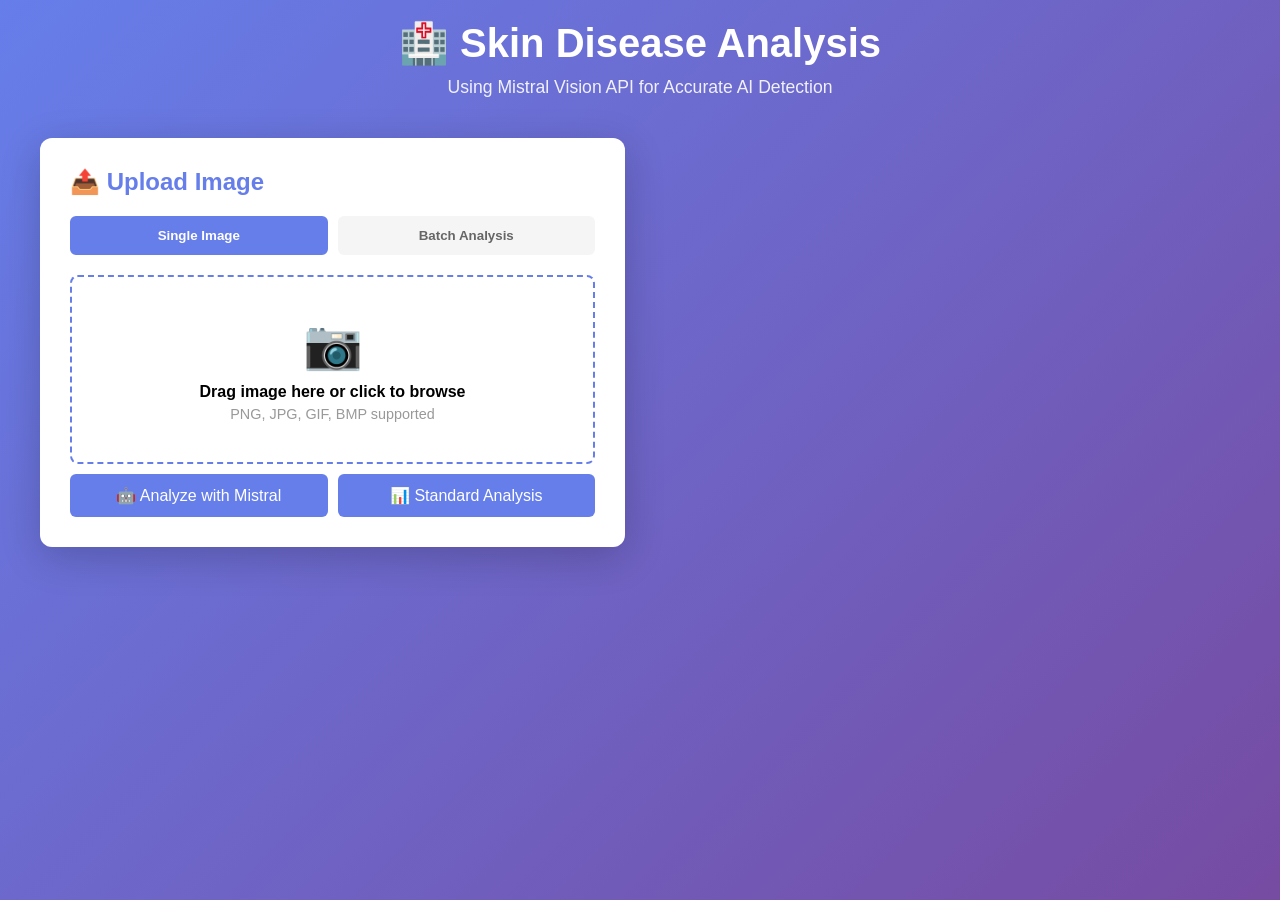
<file: skin-disease/templates/mistral_analysis.html>
<!DOCTYPE html>
<html lang="en">
<head>
    <meta charset="UTF-8">
    <meta name="viewport" content="width=device-width, initial-scale=1.0">
    <title>Mistral Vision API - Skin Disease Analysis</title>
    <style>
        * {
            margin: 0;
            padding: 0;
            box-sizing: border-box;
        }
        
        body {
            font-family: 'Segoe UI', Tahoma, Geneva, Verdana, sans-serif;
            background: linear-gradient(135deg, #667eea 0%, #764ba2 100%);
            min-height: 100vh;
            padding: 20px;
        }
        
        .container {
            max-width: 1200px;
            margin: 0 auto;
        }
        
        header {
            text-align: center;
            color: white;
            margin-bottom: 40px;
        }
        
        h1 {
            font-size: 2.5em;
            margin-bottom: 10px;
        }
        
        .subtitle {
            font-size: 1.1em;
            opacity: 0.9;
        }
        
        .main-content {
            display: grid;
            grid-template-columns: 1fr 1fr;
            gap: 30px;
            margin-bottom: 30px;
        }
        
        .card {
            background: white;
            border-radius: 12px;
            padding: 30px;
            box-shadow: 0 10px 40px rgba(0, 0, 0, 0.2);
        }
        
        .card h2 {
            color: #667eea;
            margin-bottom: 20px;
            font-size: 1.5em;
        }
        
        .upload-area {
            border: 2px dashed #667eea;
            border-radius: 8px;
            padding: 40px;
            text-align: center;
            cursor: pointer;
            transition: all 0.3s;
        }
        
        .upload-area:hover {
            background: #f5f5f5;
            border-color: #764ba2;
        }
        
        .upload-area.dragover {
            background: #ede7f6;
            border-color: #764ba2;
        }
        
        .upload-icon {
            font-size: 3em;
            margin-bottom: 10px;
        }
        
        input[type="file"] {
            display: none;
        }
        
        .button {
            background: #667eea;
            color: white;
            border: none;
            padding: 12px 30px;
            border-radius: 6px;
            font-size: 1em;
            cursor: pointer;
            transition: background 0.3s;
            margin-top: 10px;
            width: 100%;
        }
        
        .button:hover {
            background: #764ba2;
        }
        
        .button:disabled {
            background: #ccc;
            cursor: not-allowed;
        }
        
        .button-group {
            display: grid;
            grid-template-columns: 1fr 1fr;
            gap: 10px;
        }
        
        .results {
            background: white;
            border-radius: 12px;
            padding: 30px;
            box-shadow: 0 10px 40px rgba(0, 0, 0, 0.2);
        }
        
        .result-item {
            margin-bottom: 25px;
            padding-bottom: 25px;
            border-bottom: 1px solid #eee;
        }
        
        .result-item:last-child {
            border-bottom: none;
            margin-bottom: 0;
            padding-bottom: 0;
        }
        
        .result-label {
            font-weight: bold;
            color: #333;
            margin-bottom: 5px;
        }
        
        .result-value {
            color: #666;
            font-size: 0.95em;
        }
        
        .confidence-bar {
            width: 100%;
            height: 8px;
            background: #eee;
            border-radius: 4px;
            overflow: hidden;
            margin-top: 5px;
        }
        
        .confidence-fill {
            height: 100%;
            background: linear-gradient(90deg, #667eea, #764ba2);
            transition: width 0.3s;
        }
        
        .image-preview {
            width: 100%;
            border-radius: 8px;
            margin-top: 15px;
            max-height: 300px;
            object-fit: cover;
        }
        
        .loading {
            text-align: center;
            padding: 20px;
        }
        
        .spinner {
            border: 4px solid #f3f3f3;
            border-top: 4px solid #667eea;
            border-radius: 50%;
            width: 40px;
            height: 40px;
            animation: spin 1s linear infinite;
            margin: 0 auto;
        }
        
        @keyframes spin {
            0% { transform: rotate(0deg); }
            100% { transform: rotate(360deg); }
        }
        
        .error {
            background: #ffebee;
            color: #c62828;
            padding: 15px;
            border-radius: 6px;
            margin-bottom: 15px;
        }
        
        .success {
            background: #e8f5e9;
            color: #2e7d32;
            padding: 15px;
            border-radius: 6px;
            margin-bottom: 15px;
        }
        
        .info-grid {
            display: grid;
            grid-template-columns: 1fr 1fr;
            gap: 15px;
            margin-top: 15px;
        }
        
        .info-box {
            background: #f5f5f5;
            padding: 12px;
            border-radius: 6px;
        }
        
        .info-box-title {
            font-weight: bold;
            color: #667eea;
            margin-bottom: 5px;
            font-size: 0.9em;
        }
        
        .info-box-value {
            color: #333;
            font-size: 1.1em;
        }
        
        .tabs {
            display: grid;
            grid-template-columns: 1fr 1fr;
            gap: 10px;
            margin-bottom: 20px;
        }
        
        .tab-button {
            background: #f5f5f5;
            border: 2px solid transparent;
            padding: 10px;
            border-radius: 6px;
            cursor: pointer;
            font-weight: bold;
            color: #666;
            transition: all 0.3s;
        }
        
        .tab-button.active {
            background: #667eea;
            color: white;
            border-color: #667eea;
        }
        
        .recommendations-list {
            list-style: none;
        }
        
        .recommendations-list li {
            padding: 8px 0;
            padding-left: 25px;
            position: relative;
            color: #666;
        }
        
        .recommendations-list li:before {
            content: "→";
            position: absolute;
            left: 0;
            color: #667eea;
            font-weight: bold;
        }
        
        @media (max-width: 768px) {
            .main-content {
                grid-template-columns: 1fr;
            }
            
            h1 {
                font-size: 1.8em;
            }
            
            .button-group {
                grid-template-columns: 1fr;
            }
        }
    </style>
</head>
<body>
    <div class="container">
        <header>
            <h1>🏥 Skin Disease Analysis</h1>
            <p class="subtitle">Using Mistral Vision API for Accurate AI Detection</p>
        </header>
        
        <div class="main-content">
            <!-- Upload Section -->
            <div class="card">
                <h2>📤 Upload Image</h2>
                
                <div class="tabs">
                    <button class="tab-button active" onclick="switchMode('single')">Single Image</button>
                    <button class="tab-button" onclick="switchMode('batch')">Batch Analysis</button>
                </div>
                
                <div id="single-mode">
                    <div class="upload-area" id="dropZone">
                        <div class="upload-icon">📷</div>
                        <p><strong>Drag image here or click to browse</strong></p>
                        <p style="font-size: 0.9em; color: #999; margin-top: 5px;">PNG, JPG, GIF, BMP supported</p>
                    </div>
                    <input type="file" id="imageInput" accept="image/*">
                    
                    <div class="button-group">
                        <button class="button" onclick="analyzeMistral()">🤖 Analyze with Mistral</button>
                        <button class="button" onclick="analyzeStandard()">📊 Standard Analysis</button>
                    </div>
                </div>
                
                <div id="batch-mode" style="display: none;">
                    <div class="upload-area" id="batchDropZone">
                        <div class="upload-icon">📁</div>
                        <p><strong>Drag multiple images here or click to browse</strong></p>
                        <p style="font-size: 0.9em; color: #999; margin-top: 5px;">Process multiple images at once</p>
                    </div>
                    <input type="file" id="batchInput" accept="image/*" multiple>
                    <button class="button" onclick="analyzeBatch()">🚀 Batch Analysis</button>
                </div>
            </div>
            
            <!-- Results Section -->
            <div class="card" id="resultsCard" style="display: none;">
                <h2>📋 Analysis Results</h2>
                <div id="results"></div>
            </div>
        </div>
        
        <!-- Detailed Results -->
        <div id="detailedResults" style="display: none;">
            <div class="results">
                <h2 style="color: #667eea; margin-bottom: 20px;">Detailed Analysis</h2>
                <div id="detailedContent"></div>
            </div>
        </div>
    </div>
    
    <script>
        let selectedFile = null;
        let selectedFiles = [];
        let currentMode = 'single';
        
        function switchMode(mode) {
            currentMode = mode;
            document.getElementById('single-mode').style.display = mode === 'single' ? 'block' : 'none';
            document.getElementById('batch-mode').style.display = mode === 'batch' ? 'block' : 'none';
            
            // Update tab buttons
            document.querySelectorAll('.tab-button').forEach(btn => {
                btn.classList.remove('active');
            });
            event.target.classList.add('active');
        }
        
        // Single file upload
        const dropZone = document.getElementById('dropZone');
        const imageInput = document.getElementById('imageInput');
        
        dropZone.addEventListener('click', () => imageInput.click());
        dropZone.addEventListener('dragover', e => {
            e.preventDefault();
            dropZone.classList.add('dragover');
        });
        dropZone.addEventListener('dragleave', () => {
            dropZone.classList.remove('dragover');
        });
        dropZone.addEventListener('drop', e => {
            e.preventDefault();
            dropZone.classList.remove('dragover');
            selectedFile = e.dataTransfer.files[0];
            updateDropZoneText();
        });
        
        imageInput.addEventListener('change', e => {
            selectedFile = e.target.files[0];
            updateDropZoneText();
        });
        
        function updateDropZoneText() {
            if (selectedFile) {
                dropZone.innerHTML = `<div class="upload-icon">✅</div><p><strong>${selectedFile.name}</strong></p><p style="font-size: 0.9em; color: #999; margin-top: 5px;">${(selectedFile.size / 1024).toFixed(2)} KB</p>`;
            }
        }
        
        // Batch file upload
        const batchDropZone = document.getElementById('batchDropZone');
        const batchInput = document.getElementById('batchInput');
        
        batchDropZone.addEventListener('click', () => batchInput.click());
        batchDropZone.addEventListener('dragover', e => {
            e.preventDefault();
            batchDropZone.classList.add('dragover');
        });
        batchDropZone.addEventListener('dragleave', () => {
            batchDropZone.classList.remove('dragover');
        });
        batchDropZone.addEventListener('drop', e => {
            e.preventDefault();
            batchDropZone.classList.remove('dragover');
            selectedFiles = Array.from(e.dataTransfer.files);
            updateBatchText();
        });
        
        batchInput.addEventListener('change', e => {
            selectedFiles = Array.from(e.target.files);
            updateBatchText();
        });
        
        function updateBatchText() {
            if (selectedFiles.length > 0) {
                const totalSize = selectedFiles.reduce((sum, f) => sum + f.size, 0);
                batchDropZone.innerHTML = `<div class="upload-icon">✅</div><p><strong>${selectedFiles.length} images selected</strong></p><p style="font-size: 0.9em; color: #999; margin-top: 5px;">${(totalSize / 1024).toFixed(2)} KB total</p>`;
            }
        }
        
        function showResults(html) {
            const resultsCard = document.getElementById('resultsCard');
            const results = document.getElementById('results');
            results.innerHTML = html;
            resultsCard.style.display = 'block';
            resultsCard.scrollIntoView({ behavior: 'smooth', block: 'start' });
        }
        
        function showLoading() {
            showResults('<div class="loading"><div class="spinner"></div><p>Analyzing image...</p></div>');
        }
        
        function showError(error) {
            showResults(`<div class="error"><strong>Error:</strong> ${error}</div>`);
        }
        
        async function analyzeMistral() {
            if (!selectedFile) {
                showError('Please select an image first');
                return;
            }
            
            showLoading();
            
            const formData = new FormData();
            formData.append('file', selectedFile);
            
            try {
                const response = await fetch('/mistral-analyze', {
                    method: 'POST',
                    body: formData
                });
                
                const data = await response.json();
                
                if (data.success) {
                    displayMistralResults(data);
                } else {
                    showError(data.error || 'Analysis failed');
                }
            } catch (error) {
                showError('Network error: ' + error.message);
            }
        }
        
        async function analyzeStandard() {
            if (!selectedFile) {
                showError('Please select an image first');
                return;
            }
            
            showLoading();
            
            const formData = new FormData();
            formData.append('file', selectedFile);
            
            try {
                const response = await fetch('/predict', {
                    method: 'POST',
                    body: formData
                });
                
                const data = await response.json();
                
                if (!data.error) {
                    displayStandardResults(data);
                } else {
                    showError(data.error || 'Analysis failed');
                }
            } catch (error) {
                showError('Network error: ' + error.message);
            }
        }
        
        async function analyzeBatch() {
            if (selectedFiles.length === 0) {
                showError('Please select images first');
                return;
            }
            
            showLoading();
            
            const formData = new FormData();
            selectedFiles.forEach(file => {
                formData.append('files', file);
            });
            
            try {
                const response = await fetch('/mistral-batch', {
                    method: 'POST',
                    body: formData
                });
                
                const data = await response.json();
                displayBatchResults(data);
            } catch (error) {
                showError('Network error: ' + error.message);
            }
        }
        
        function displayMistralResults(data) {
            const analysis = data.analysis || {};
            const confidence = data.accuracy_confidence || 0;
            
            let html = `<div class="success"><strong>✅ Analysis Complete</strong> - Mistral Vision API</div>`;
            
            html += `
                <div class="result-item">
                    <div class="result-label">Disease/Condition</div>
                    <div class="result-value">${analysis.disease || 'N/A'}</div>
                </div>
                
                <div class="result-item">
                    <div class="result-label">Confidence Level</div>
                    <div class="result-value">${confidence.toFixed(1)}%</div>
                    <div class="confidence-bar">
                        <div class="confidence-fill" style="width: ${confidence}%"></div>
                    </div>
                </div>
                
                <div class="result-item">
                    <div class="result-label">Severity</div>
                    <div class="result-value">${analysis.severity || 'N/A'}</div>
                </div>
            `;
            
            if (data.preview) {
                html += `<img src="${data.preview}" class="image-preview" alt="Uploaded image">`;
            }
            
            if (analysis.observations && analysis.observations.length > 0) {
                html += `
                    <div class="result-item">
                        <div class="result-label">Key Observations</div>
                        <ul class="recommendations-list">
                            ${analysis.observations.slice(0, 3).map(obs => `<li>${obs}</li>`).join('')}
                        </ul>
                    </div>
                `;
            }
            
            if (analysis.recommendations && analysis.recommendations.length > 0) {
                html += `
                    <div class="result-item">
                        <div class="result-label">Recommendations</div>
                        <ul class="recommendations-list">
                            ${analysis.recommendations.slice(0, 3).map(rec => `<li>${rec}</li>`).join('')}
                        </ul>
                    </div>
                `;
            }
            
            showResults(html);
        }
        
        function displayStandardResults(data) {
            let html = `<div class="success"><strong>✅ Analysis Complete</strong> - ${data.method}</div>`;
            
            html += `
                <div class="result-item">
                    <div class="result-label">Disease/Condition</div>
                    <div class="result-value">${data.disease || 'N/A'}</div>
                </div>
                
                <div class="result-item">
                    <div class="result-label">Confidence Level</div>
                    <div class="result-value">${data.confidence || 0}%</div>
                    <div class="confidence-bar">
                        <div class="confidence-fill" style="width: ${data.confidence || 0}%"></div>
                    </div>
                </div>
            `;
            
            if (data.preview) {
                html += `<img src="${data.preview}" class="image-preview" alt="Uploaded image">`;
            }
            
            showResults(html);
        }
        
        function displayBatchResults(data) {
            let html = `<div class="success"><strong>✅ Batch Analysis Complete</strong></div>`;
            html += `
                <div class="info-grid">
                    <div class="info-box">
                        <div class="info-box-title">Total Images</div>
                        <div class="info-box-value">${data.total_images}</div>
                    </div>
                    <div class="info-box">
                        <div class="info-box-title">Successful</div>
                        <div class="info-box-value">${data.successful}</div>
                    </div>
                    <div class="info-box">
                        <div class="info-box-title">Failed</div>
                        <div class="info-box-value">${data.failed}</div>
                    </div>
                    <div class="info-box">
                        <div class="info-box-title">Avg Confidence</div>
                        <div class="info-box-value">${data.average_confidence.toFixed(1)}%</div>
                    </div>
                </div>
            `;
            
            showResults(html);
        }
    </script>
</body>
</html>
</file>
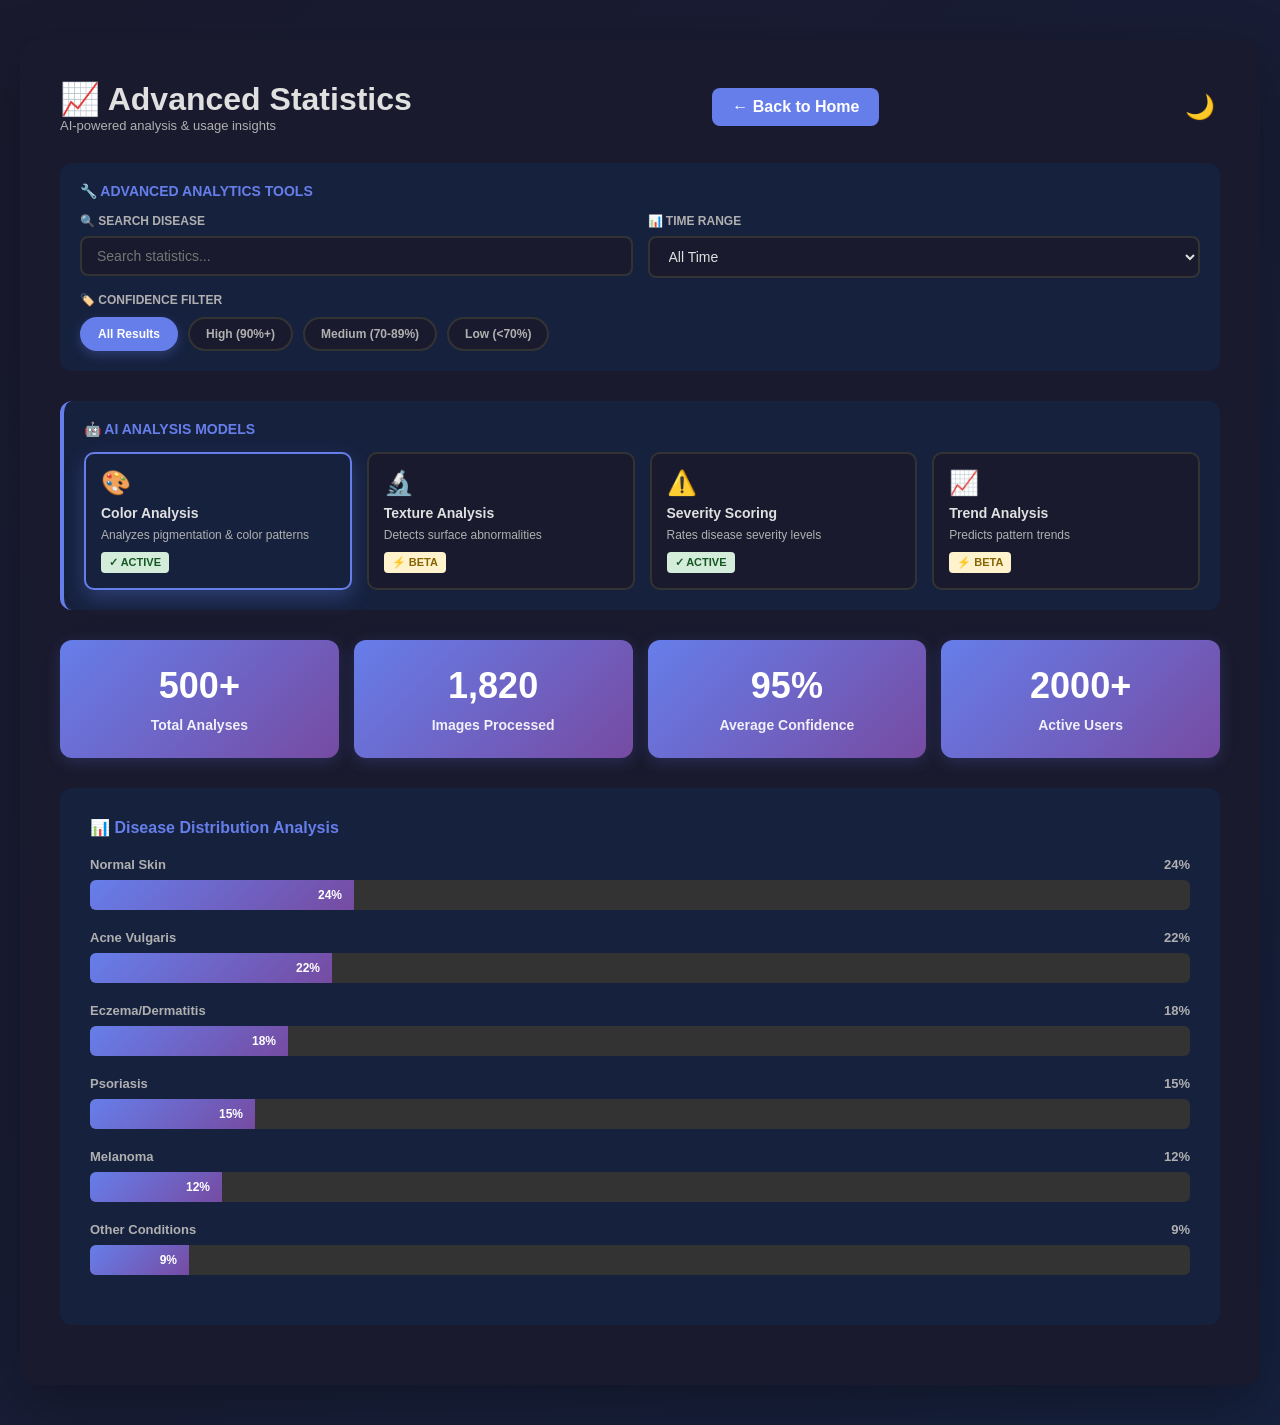
<file: skin-disease/templates/statistics.html>
<!DOCTYPE html>
<html lang="en">
<head>
    <meta charset="UTF-8">
    <meta name="viewport" content="width=device-width, initial-scale=1.0">
    <title>Advanced Statistics - Skin Disease Classification</title>
    <style>
        * {
            margin: 0;
            padding: 0;
            box-sizing: border-box;
        }

        :root {
            --bg-primary: #ffffff;
            --bg-secondary: #f5f5f5;
            --text-primary: #333333;
            --text-secondary: #666666;
            --text-tertiary: #999999;
            --border-color: #e0e0e0;
            --accent-1: #667eea;
            --accent-2: #764ba2;
            --gradient: linear-gradient(135deg, #667eea 0%, #764ba2 100%);
        }

        body.dark-mode {
            --bg-primary: #1a1a2e;
            --bg-secondary: #16213e;
            --text-primary: #e0e0e0;
            --text-secondary: #b0b0b0;
            --text-tertiary: #808080;
            --border-color: #333333;
        }

        body.dark-mode-ocean {
            --bg-primary: #0f2540;
            --bg-secondary: #1b4965;
            --text-primary: #e0f7ff;
            --text-secondary: #b0d4e3;
            --accent-1: #00a8cc;
            --accent-2: #0091ad;
        }

        body.dark-mode-forest {
            --bg-primary: #1a3a2a;
            --bg-secondary: #2d5a3d;
            --text-primary: #c8f7dc;
            --text-secondary: #a0d8b8;
            --accent-1: #52b788;
            --accent-2: #40916c;
        }

        body.dark-mode-sunset {
            --bg-primary: #3a2a25;
            --bg-secondary: #5c3d3a;
            --text-primary: #f5e6d3;
            --text-secondary: #d4a373;
            --accent-1: #e8a76a;
            --accent-2: #d4885e;
        }

        body.dark-mode-midnight {
            --bg-primary: #0a0a15;
            --bg-secondary: #1a1a2e;
            --text-primary: #e8e8f0;
            --text-secondary: #a8a8c0;
            --accent-1: #4a6fa5;
            --accent-2: #0f3460;
        }

        body.dark-mode-cyberpunk {
            --bg-primary: #0d001a;
            --bg-secondary: #2a0845;
            --text-primary: #ff006e;
            --accent-1: #ff006e;
            --accent-2: #8338ec;
        }

        body {
            font-family: 'Segoe UI', Tahoma, Geneva, Verdana, sans-serif;
            background: linear-gradient(135deg, #667eea 0%, #764ba2 100%);
            min-height: 100vh;
            padding: 40px 20px;
            transition: background 0.3s ease;
        }

        body.dark-mode {
            background: linear-gradient(135deg, #1a1a2e 0%, #16213e 100%);
        }

        body.dark-mode-ocean {
            background: linear-gradient(135deg, #0f2540 0%, #1b4965 100%);
        }

        body.dark-mode-forest {
            background: linear-gradient(135deg, #1a3a2a 0%, #2d5a3d 100%);
        }

        body.dark-mode-sunset {
            background: linear-gradient(135deg, #3a2a25 0%, #5c3d3a 100%);
        }

        body.dark-mode-midnight {
            background: linear-gradient(135deg, #0a0a15 0%, #1a1a2e 100%);
        }

        body.dark-mode-cyberpunk {
            background: linear-gradient(135deg, #0d001a 0%, #2a0845 100%);
        }

        .container {
            max-width: 1400px;
            margin: 0 auto;
            background: var(--bg-primary);
            border-radius: 15px;
            padding: 40px;
            box-shadow: 0 20px 60px rgba(0,0,0,0.3);
            color: var(--text-primary);
            transition: all 0.3s ease;
        }

        .header {
            display: flex;
            justify-content: space-between;
            align-items: center;
            margin-bottom: 30px;
            gap: 20px;
            flex-wrap: wrap;
            animation: slideDown 0.5s ease;
        }

        h1 {
            flex: 1;
            min-width: 200px;
        }

        .btn-back {
            display: inline-flex;
            align-items: center;
            background: var(--accent-1);
            color: white;
            padding: 10px 20px;
            border-radius: 8px;
            text-decoration: none;
            font-weight: 600;
            border: none;
            cursor: pointer;
            transition: all 0.3s;
        }

        .btn-back:hover {
            background: var(--accent-2);
            transform: translateX(-3px);
        }

        #themeToggle {
            font-size: 24px;
            cursor: pointer;
            background: transparent;
            border: none;
            padding: 5px;
            border-radius: 8px;
            transition: all 0.3s;
        }

        #themeToggle:hover {
            transform: scale(1.2);
        }

        @keyframes slideDown {
            from {
                opacity: 0;
                transform: translateY(-20px);
            }
            to {
                opacity: 1;
                transform: translateY(0);
            }
        }

        /* Advanced Tools Section */
        .tools-section {
            background: var(--bg-secondary);
            border-radius: 12px;
            padding: 20px;
            margin-bottom: 30px;
            animation: slideDown 0.6s ease;
        }

        .tools-title {
            color: var(--accent-1);
            font-size: 14px;
            font-weight: 700;
            text-transform: uppercase;
            margin-bottom: 15px;
            display: flex;
            align-items: center;
            gap: 8px;
        }

        .tools-grid {
            display: grid;
            grid-template-columns: repeat(auto-fit, minmax(200px, 1fr));
            gap: 15px;
            margin-bottom: 15px;
        }

        .tool-group {
            display: flex;
            flex-direction: column;
            gap: 8px;
        }

        .tool-label {
            color: var(--text-secondary);
            font-size: 12px;
            font-weight: 600;
            text-transform: uppercase;
        }

        input[type="text"], select {
            background: var(--bg-primary);
            border: 2px solid var(--border-color);
            color: var(--text-primary);
            padding: 10px 15px;
            border-radius: 8px;
            font-size: 14px;
            transition: all 0.3s ease;
        }

        input[type="text"]:focus, select:focus {
            outline: none;
            border-color: var(--accent-1);
            box-shadow: 0 0 8px rgba(102, 126, 234, 0.3);
        }

        .filter-buttons {
            display: flex;
            gap: 10px;
            flex-wrap: wrap;
        }

        .filter-btn {
            background: var(--bg-primary);
            color: var(--text-secondary);
            border: 2px solid var(--border-color);
            padding: 8px 16px;
            border-radius: 20px;
            cursor: pointer;
            font-weight: 600;
            font-size: 12px;
            transition: all 0.3s ease;
        }

        .filter-btn:hover {
            border-color: var(--accent-1);
            color: var(--accent-1);
        }

        .filter-btn.active {
            background: var(--accent-1);
            color: white;
            border-color: var(--accent-1);
            box-shadow: 0 4px 12px rgba(102, 126, 234, 0.3);
        }

        /* AI Models Section */
        .ai-models-section {
            background: var(--bg-secondary);
            border-radius: 12px;
            padding: 20px;
            margin-bottom: 30px;
            border-left: 4px solid var(--accent-1);
            animation: slideDown 0.7s ease;
        }

        .models-title {
            color: var(--accent-1);
            font-size: 14px;
            font-weight: 700;
            text-transform: uppercase;
            margin-bottom: 15px;
        }

        .models-grid {
            display: grid;
            grid-template-columns: repeat(auto-fit, minmax(220px, 1fr));
            gap: 15px;
        }

        .model-card {
            background: var(--bg-primary);
            padding: 15px;
            border-radius: 10px;
            border: 2px solid var(--border-color);
            transition: all 0.3s ease;
            cursor: pointer;
        }

        .model-card:hover {
            border-color: var(--accent-1);
            box-shadow: 0 6px 16px rgba(102, 126, 234, 0.2);
            transform: translateY(-3px);
        }

        .model-card.active {
            border-color: var(--accent-1);
            background: var(--bg-secondary);
            box-shadow: 0 8px 20px rgba(102, 126, 234, 0.3);
        }

        .model-emoji {
            font-size: 24px;
            margin-bottom: 8px;
        }

        .model-name {
            font-weight: 700;
            color: var(--text-primary);
            margin-bottom: 5px;
            font-size: 14px;
        }

        .model-description {
            color: var(--text-secondary);
            font-size: 12px;
            line-height: 1.5;
            margin-bottom: 8px;
        }

        .model-status {
            display: inline-block;
            padding: 4px 8px;
            border-radius: 4px;
            font-size: 11px;
            font-weight: 700;
            text-transform: uppercase;
        }

        .status-available {
            background: #d4edda;
            color: #155724;
        }

        .status-beta {
            background: #fff3cd;
            color: #856404;
        }

        /* Stats Grid */
        .stats-grid {
            display: grid;
            grid-template-columns: repeat(auto-fit, minmax(200px, 1fr));
            gap: 15px;
            margin-bottom: 30px;
            animation: slideDown 0.8s ease;
        }

        .stat-card {
            background: var(--gradient);
            color: white;
            border-radius: 12px;
            padding: 25px;
            text-align: center;
            box-shadow: 0 4px 15px rgba(102, 126, 234, 0.2);
            transition: all 0.3s ease;
            animation: slideUp 0.5s ease;
        }

        .stat-card:hover {
            transform: translateY(-8px);
            box-shadow: 0 12px 35px rgba(102, 126, 234, 0.3);
        }

        @keyframes slideUp {
            from {
                opacity: 0;
                transform: translateY(20px);
            }
            to {
                opacity: 1;
                transform: translateY(0);
            }
        }

        .stat-number {
            font-size: 36px;
            font-weight: 700;
            margin-bottom: 10px;
        }

        .stat-label {
            font-size: 14px;
            font-weight: 600;
            opacity: 0.9;
        }

        /* Chart Section */
        .chart-section {
            background: var(--bg-secondary);
            border-radius: 12px;
            padding: 30px;
            margin-bottom: 20px;
            animation: slideDown 0.9s ease;
        }

        .chart-title {
            color: var(--accent-1);
            font-size: 16px;
            font-weight: 700;
            margin-bottom: 20px;
            display: flex;
            align-items: center;
            gap: 8px;
        }

        .chart-bar {
            margin-bottom: 20px;
            animation: fadeIn 0.6s ease;
        }

        .bar-label {
            font-size: 13px;
            color: var(--text-secondary);
            margin-bottom: 8px;
            font-weight: 600;
            display: flex;
            justify-content: space-between;
        }

        .bar-container {
            background: var(--border-color);
            border-radius: 6px;
            height: 30px;
            overflow: hidden;
            position: relative;
        }

        .bar-fill {
            background: var(--gradient);
            height: 100%;
            display: flex;
            align-items: center;
            justify-content: flex-end;
            padding-right: 12px;
            color: white;
            font-size: 12px;
            font-weight: 700;
            transition: all 0.5s ease;
            position: relative;
        }

        .bar-fill::after {
            content: '';
            position: absolute;
            top: 0;
            left: 0;
            right: 0;
            bottom: 0;
            background: radial-gradient(circle at 30% 30%, rgba(255,255,255,0.2), transparent);
            opacity: 0;
            transition: opacity 0.3s ease;
        }

        .bar-container:hover .bar-fill::after {
            opacity: 1;
        }

        @keyframes fadeIn {
            from {
                opacity: 0;
            }
            to {
                opacity: 1;
            }
        }

        /* Theme Selector */
        .theme-selector {
            display: grid;
            grid-template-columns: 1fr 1fr;
            gap: 8px;
            position: absolute;
            top: 50px;
            right: 0;
            background: var(--bg-primary);
            border: 1px solid var(--border-color);
            border-radius: 10px;
            padding: 10px;
            box-shadow: 0 10px 30px rgba(0,0,0,0.2);
            z-index: 1000;
            display: none;
        }

        .theme-selector.show {
            display: grid;
        }

        .theme-option {
            padding: 10px;
            border-radius: 8px;
            cursor: pointer;
            border: 2px solid transparent;
            text-align: center;
            font-weight: 500;
            font-size: 13px;
            transition: all 0.2s ease;
            background: var(--bg-secondary);
            color: var(--text-primary);
        }

        .theme-option:hover {
            transform: scale(1.05);
            border-color: var(--accent-1);
        }

        .theme-option.active {
            border: 2px solid var(--text-primary);
            font-weight: 700;
            background: var(--accent-1);
            color: white;
        }

        .subtitle {
            color: var(--text-secondary);
            font-size: 13px;
        }
    </style>
</head>
<body>
    <div class="container">
        <div class="header">
            <div>
                <h1>📈 Advanced Statistics</h1>
                <p class="subtitle">AI-powered analysis & usage insights</p>
            </div>
            <a href="/" class="btn-back">← Back to Home</a>
            <div style="position: relative;">
                <button id="themeToggle" style="background: transparent; border: none; cursor: pointer; font-size: 24px;">🌙</button>
                <div class="theme-selector" id="themeSelector">
                    <div class="theme-option" data-theme="light">☀️ Light</div>
                    <div class="theme-option active" data-theme="default">🌙 Default</div>
                    <div class="theme-option" data-theme="ocean">🌊 Ocean</div>
                    <div class="theme-option" data-theme="forest">🌲 Forest</div>
                    <div class="theme-option" data-theme="sunset">🌅 Sunset</div>
                    <div class="theme-option" data-theme="midnight">🌃 Midnight</div>
                    <div class="theme-option" data-theme="cyberpunk">⚡ Cyberpunk</div>
                </div>
            </div>
        </div>

        <!-- Advanced Tools Section -->
        <div class="tools-section">
            <div class="tools-title">🔧 Advanced Analytics Tools</div>
            <div class="tools-grid">
                <div class="tool-group">
                    <div class="tool-label">🔍 Search Disease</div>
                    <input type="text" id="searchInput" placeholder="Search statistics...">
                </div>
                <div class="tool-group">
                    <div class="tool-label">📊 Time Range</div>
                    <select id="timeRange">
                        <option value="all">All Time</option>
                        <option value="month">Last 30 Days</option>
                        <option value="week">Last 7 Days</option>
                        <option value="today">Today</option>
                    </select>
                </div>
            </div>
            <div class="tool-label" style="margin-bottom: 10px;">🏷️ Confidence Filter</div>
            <div class="filter-buttons">
                <button class="filter-btn active" data-filter="all">All Results</button>
                <button class="filter-btn" data-filter="high">High (90%+)</button>
                <button class="filter-btn" data-filter="medium">Medium (70-89%)</button>
                <button class="filter-btn" data-filter="low">Low (<70%)</button>
            </div>
        </div>

        <!-- AI Models Section -->
        <div class="ai-models-section">
            <div class="models-title">🤖 AI Analysis Models</div>
            <div class="models-grid">
                <div class="model-card active" data-model="color-analysis">
                    <div class="model-emoji">🎨</div>
                    <div class="model-name">Color Analysis</div>
                    <div class="model-description">Analyzes pigmentation & color patterns</div>
                    <div class="model-status status-available">✓ Active</div>
                </div>
                <div class="model-card" data-model="texture-detection">
                    <div class="model-emoji">🔬</div>
                    <div class="model-name">Texture Analysis</div>
                    <div class="model-description">Detects surface abnormalities</div>
                    <div class="model-status status-beta">⚡ Beta</div>
                </div>
                <div class="model-card" data-model="severity-scoring">
                    <div class="model-emoji">⚠️</div>
                    <div class="model-name">Severity Scoring</div>
                    <div class="model-description">Rates disease severity levels</div>
                    <div class="model-status status-available">✓ Active</div>
                </div>
                <div class="model-card" data-model="trend-analysis">
                    <div class="model-emoji">📈</div>
                    <div class="model-name">Trend Analysis</div>
                    <div class="model-description">Predicts pattern trends</div>
                    <div class="model-status status-beta">⚡ Beta</div>
                </div>
            </div>
        </div>

        <!-- Key Statistics -->
        <div class="stats-grid">
            <div class="stat-card">
                <div class="stat-number" id="totalAnalyses">500+</div>
                <div class="stat-label">Total Analyses</div>
            </div>
            <div class="stat-card">
                <div class="stat-number" id="imagesProcessed">1,820</div>
                <div class="stat-label">Images Processed</div>
            </div>
            <div class="stat-card">
                <div class="stat-number" id="avgConfidence">95%</div>
                <div class="stat-label">Average Confidence</div>
            </div>
            <div class="stat-card">
                <div class="stat-number" id="activeUsers">2000+</div>
                <div class="stat-label">Active Users</div>
            </div>
        </div>

        <!-- Disease Distribution Chart -->
        <div class="chart-section">
            <div class="chart-title">📊 Disease Distribution Analysis</div>
            
            <div class="chart-bar">
                <div class="bar-label">
                    <span>Normal Skin</span>
                    <span id="pct-normal">24%</span>
                </div>
                <div class="bar-container">
                    <div class="bar-fill" style="width: 24%; animation-delay: 0s;">24%</div>
                </div>
            </div>

            <div class="chart-bar">
                <div class="bar-label">
                    <span>Acne Vulgaris</span>
                    <span id="pct-acne">22%</span>
                </div>
                <div class="bar-container">
                    <div class="bar-fill" style="width: 22%; animation-delay: 0.1s;">22%</div>
                </div>
            </div>

            <div class="chart-bar">
                <div class="bar-label">
                    <span>Eczema/Dermatitis</span>
                    <span id="pct-eczema">18%</span>
                </div>
                <div class="bar-container">
                    <div class="bar-fill" style="width: 18%; animation-delay: 0.2s;">18%</div>
                </div>
            </div>

            <div class="chart-bar">
                <div class="bar-label">
                    <span>Psoriasis</span>
                    <span id="pct-psoriasis">15%</span>
                </div>
                <div class="bar-container">
                    <div class="bar-fill" style="width: 15%; animation-delay: 0.3s;">15%</div>
                </div>
            </div>

            <div class="chart-bar">
                <div class="bar-label">
                    <span>Melanoma</span>
                    <span id="pct-melanoma">12%</span>
                </div>
                <div class="bar-container">
                    <div class="bar-fill" style="width: 12%; animation-delay: 0.4s;">12%</div>
                </div>
            </div>

            <div class="chart-bar">
                <div class="bar-label">
                    <span>Other Conditions</span>
                    <span id="pct-other">9%</span>
                </div>
                <div class="bar-container">
                    <div class="bar-fill" style="width: 9%; animation-delay: 0.5s;">9%</div>
                </div>
            </div>
        </div>
    </div>

    <script>
        // Initialize theme
        const currentTheme = localStorage.getItem('theme') || 'dark';
        const currentVariant = localStorage.getItem('themeVariant') || 'default';

        if (currentTheme === 'dark') {
            document.body.classList.add('dark-mode');
            if (currentVariant !== 'default') {
                document.body.classList.add(`dark-mode-${currentVariant}`);
            }
        }

        // Theme management
        const themeToggle = document.getElementById('themeToggle');
        const themeSelector = document.getElementById('themeSelector');
        const themeOptions = document.querySelectorAll('.theme-option');

        themeToggle.addEventListener('click', (e) => {
            e.stopPropagation();
            themeSelector.classList.toggle('show');
        });

        themeOptions.forEach(option => {
            option.addEventListener('click', (e) => {
                e.stopPropagation();
                const theme = option.dataset.theme;

                document.body.classList.remove('dark-mode', 'dark-mode-ocean', 'dark-mode-forest', 'dark-mode-sunset', 'dark-mode-midnight', 'dark-mode-cyberpunk');
                themeOptions.forEach(opt => opt.classList.remove('active'));
                option.classList.add('active');

                if (theme === 'light') {
                    localStorage.setItem('theme', 'light');
                    localStorage.removeItem('themeVariant');
                    themeToggle.textContent = '☀️';
                } else {
                    document.body.classList.add('dark-mode');
                    if (theme !== 'default') {
                        document.body.classList.add(`dark-mode-${theme}`);
                        localStorage.setItem('themeVariant', theme);
                    } else {
                        localStorage.removeItem('themeVariant');
                    }
                    localStorage.setItem('theme', 'dark');
                    themeToggle.textContent = '🌙';
                }

                themeSelector.classList.remove('show');
            });
        });

        document.addEventListener('click', () => {
            themeSelector.classList.remove('show');
        });

        // Filter and search functionality
        document.getElementById('searchInput').addEventListener('input', (e) => {
            const searchTerm = e.target.value.toLowerCase();
            console.log('Searching:', searchTerm);
        });

        document.getElementById('timeRange').addEventListener('change', (e) => {
            console.log('Time range:', e.target.value);
        });

        document.querySelectorAll('.filter-btn').forEach(btn => {
            btn.addEventListener('click', () => {
                document.querySelectorAll('.filter-btn').forEach(b => b.classList.remove('active'));
                btn.classList.add('active');
                console.log('Filter:', btn.dataset.filter);
            });
        });

        // AI Model selection
        document.querySelectorAll('.model-card').forEach(card => {
            card.addEventListener('click', () => {
                card.classList.toggle('active');
                console.log('Model:', card.dataset.model);
            });
        });

        // Animate bars on load
        const barFills = document.querySelectorAll('.bar-fill');
        barFills.forEach(bar => {
            const width = bar.style.width;
            bar.style.width = '0%';
            setTimeout(() => {
                bar.style.width = width;
            }, 100);
        });
    </script>
</body>
</html>
</file>
